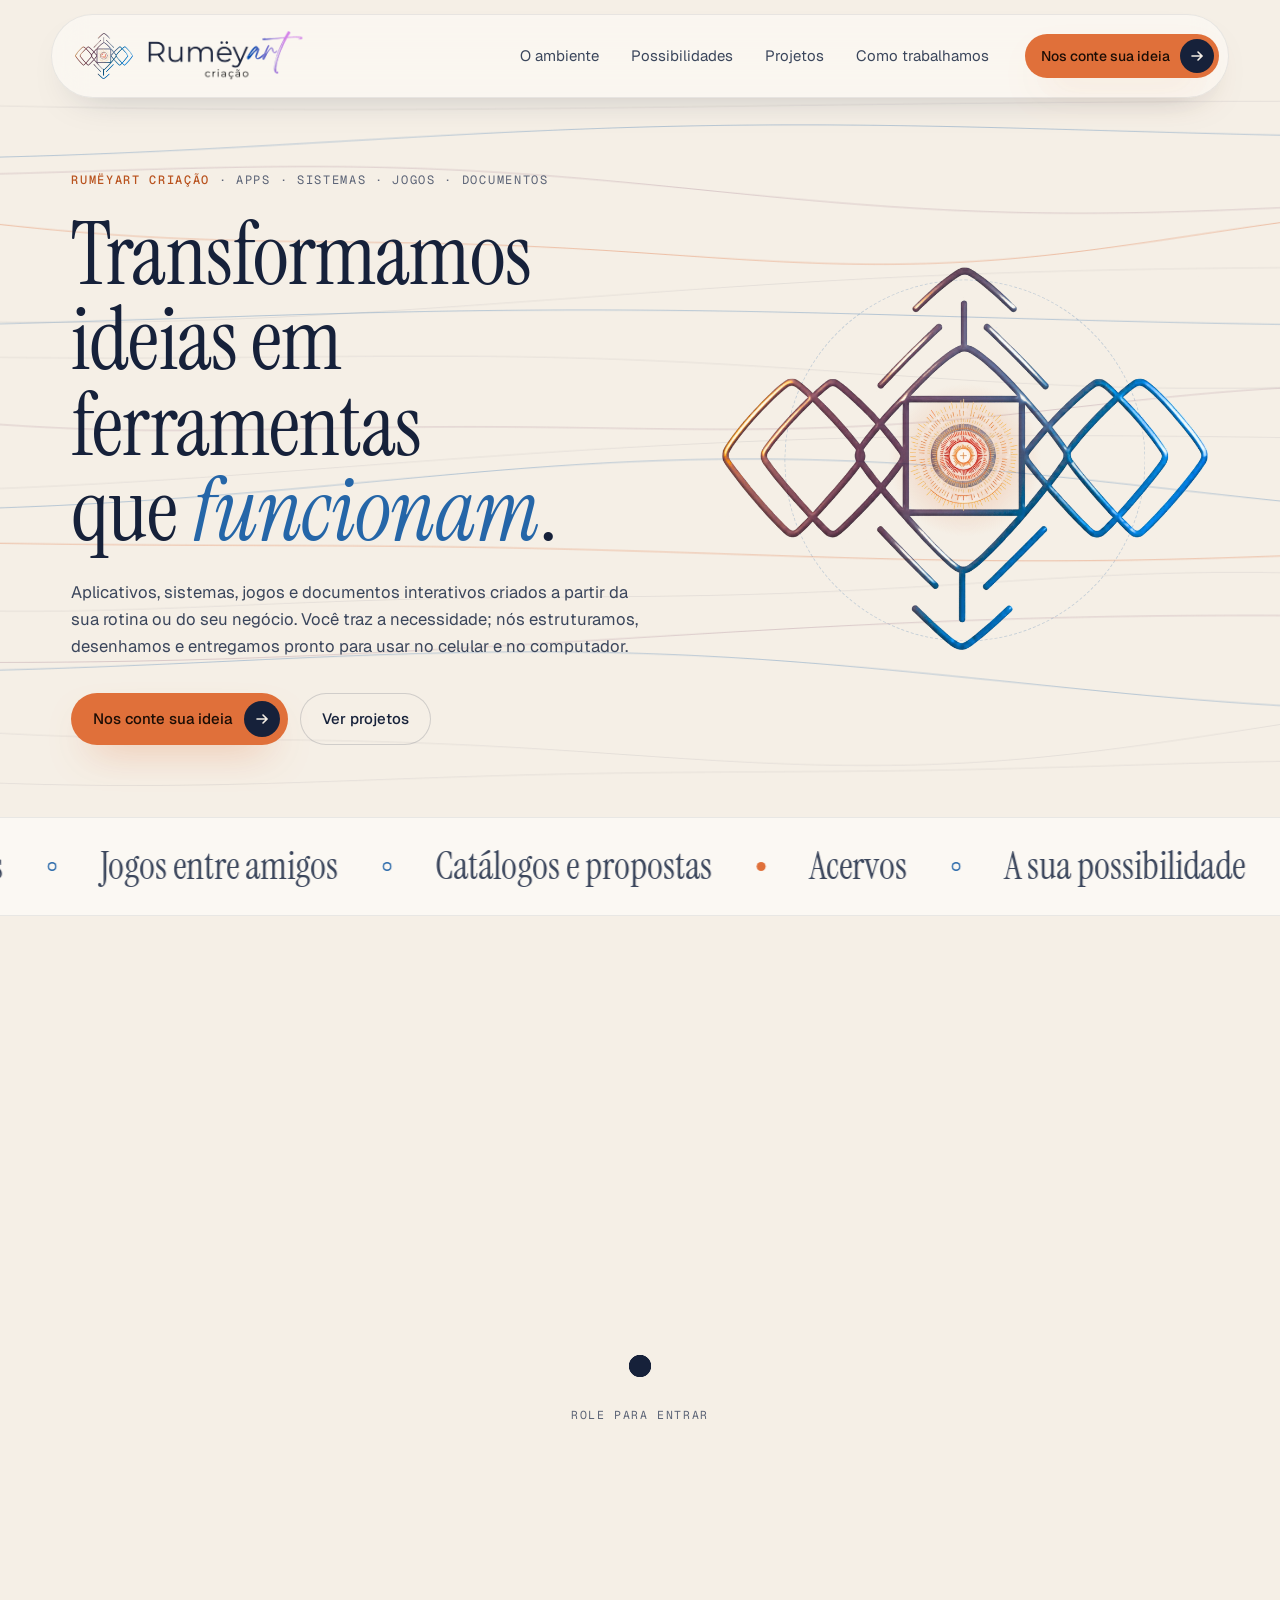
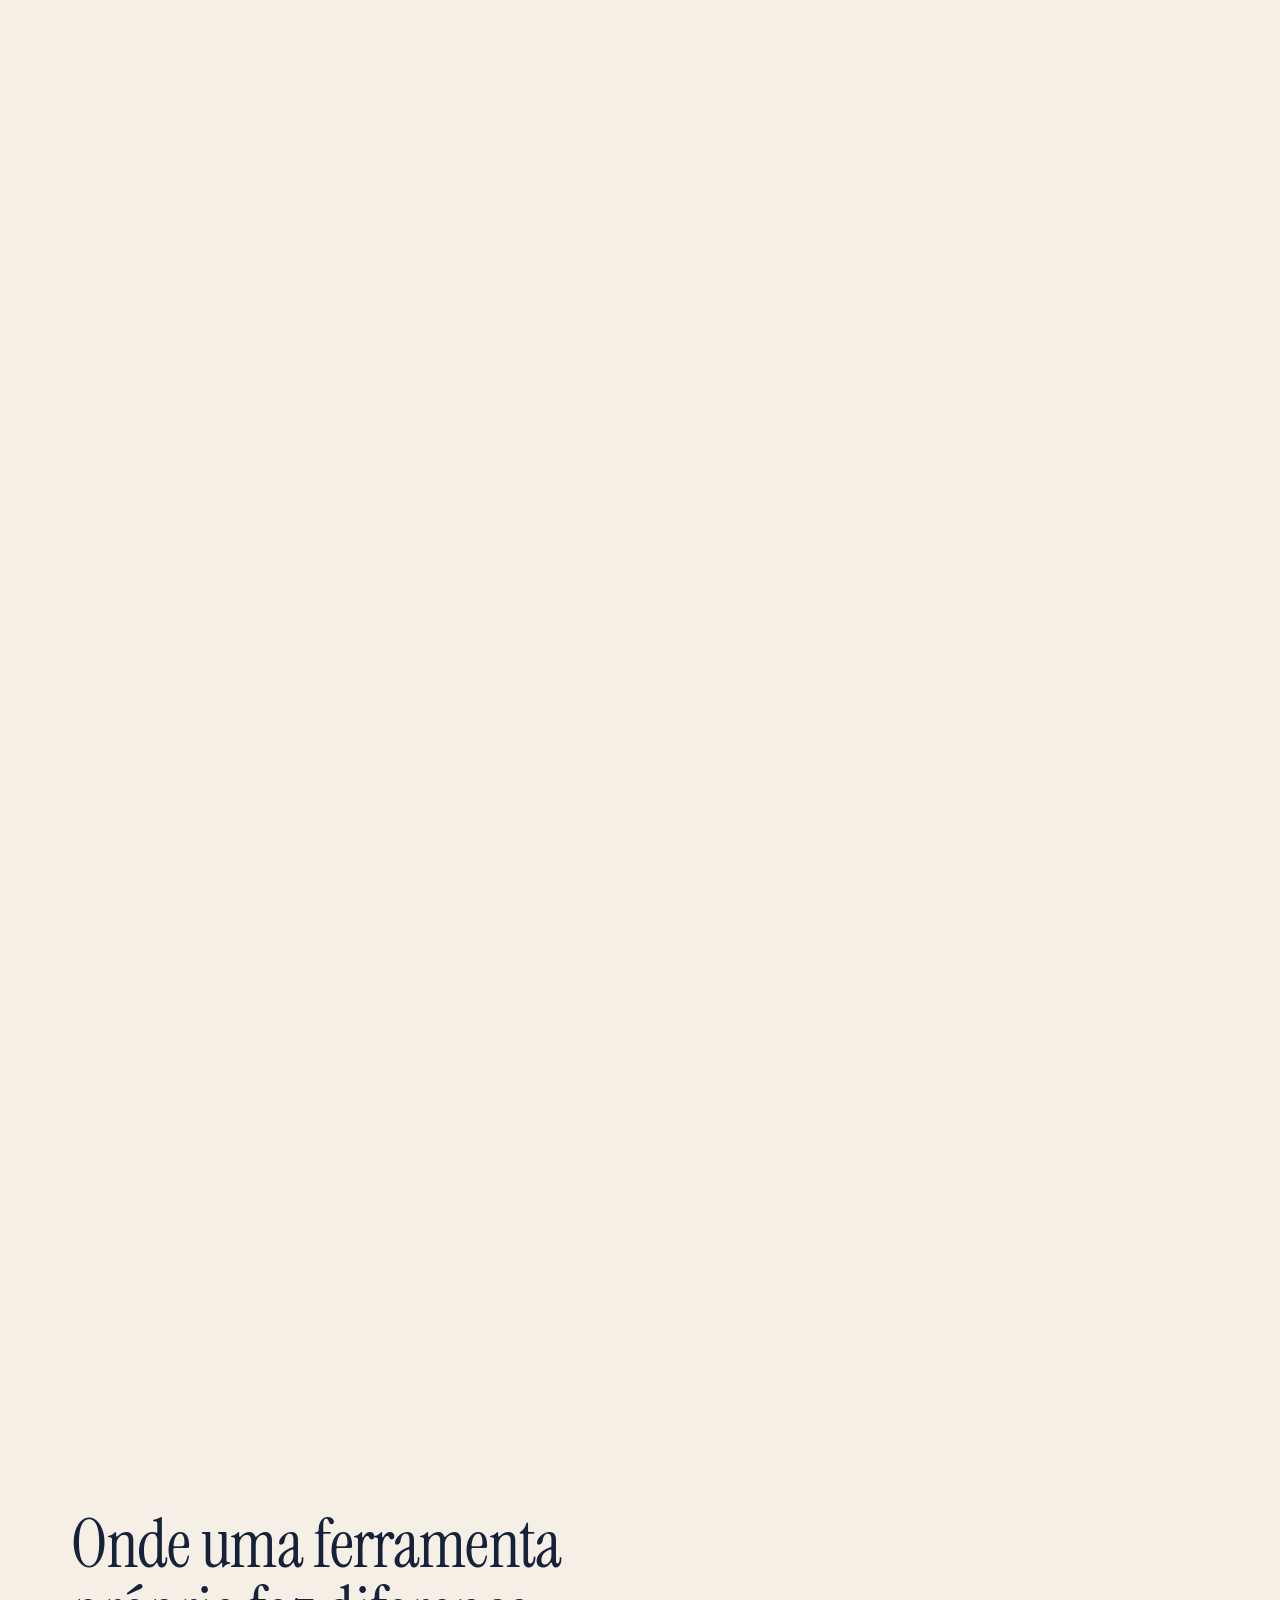
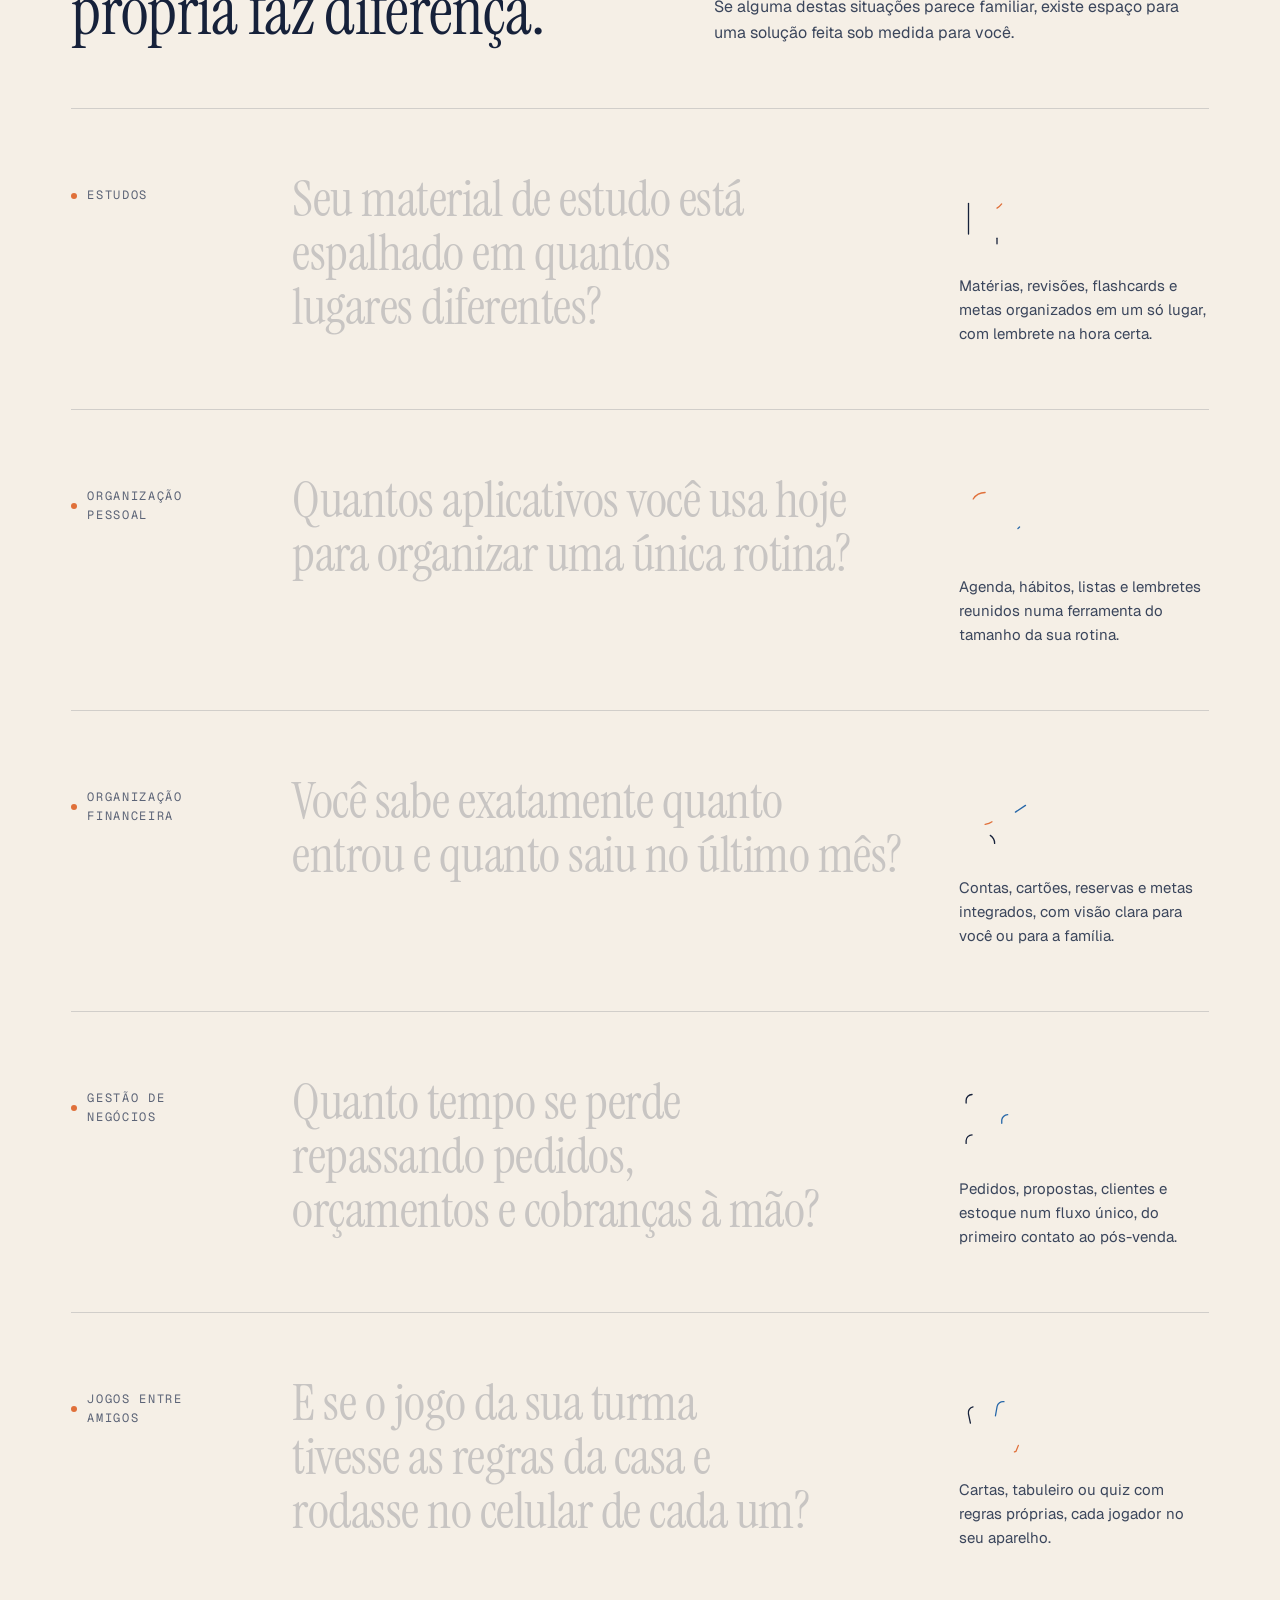
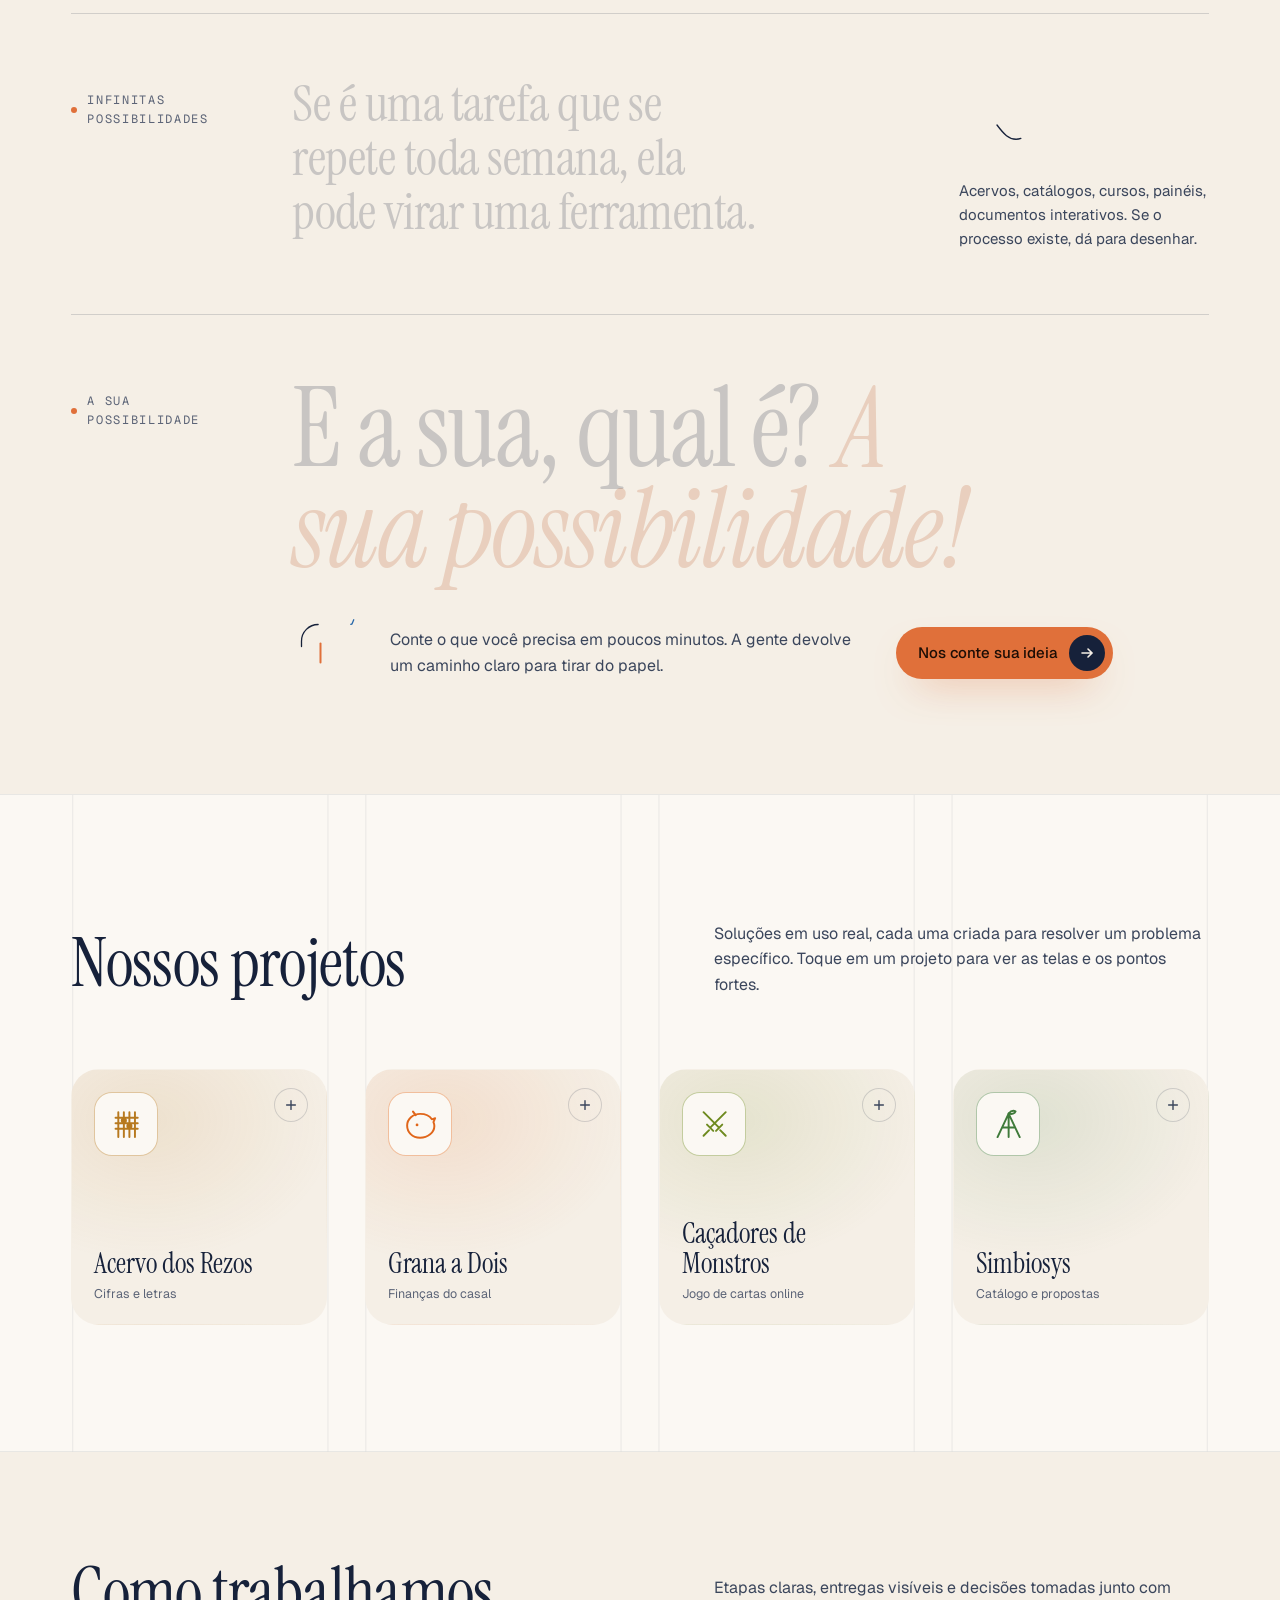
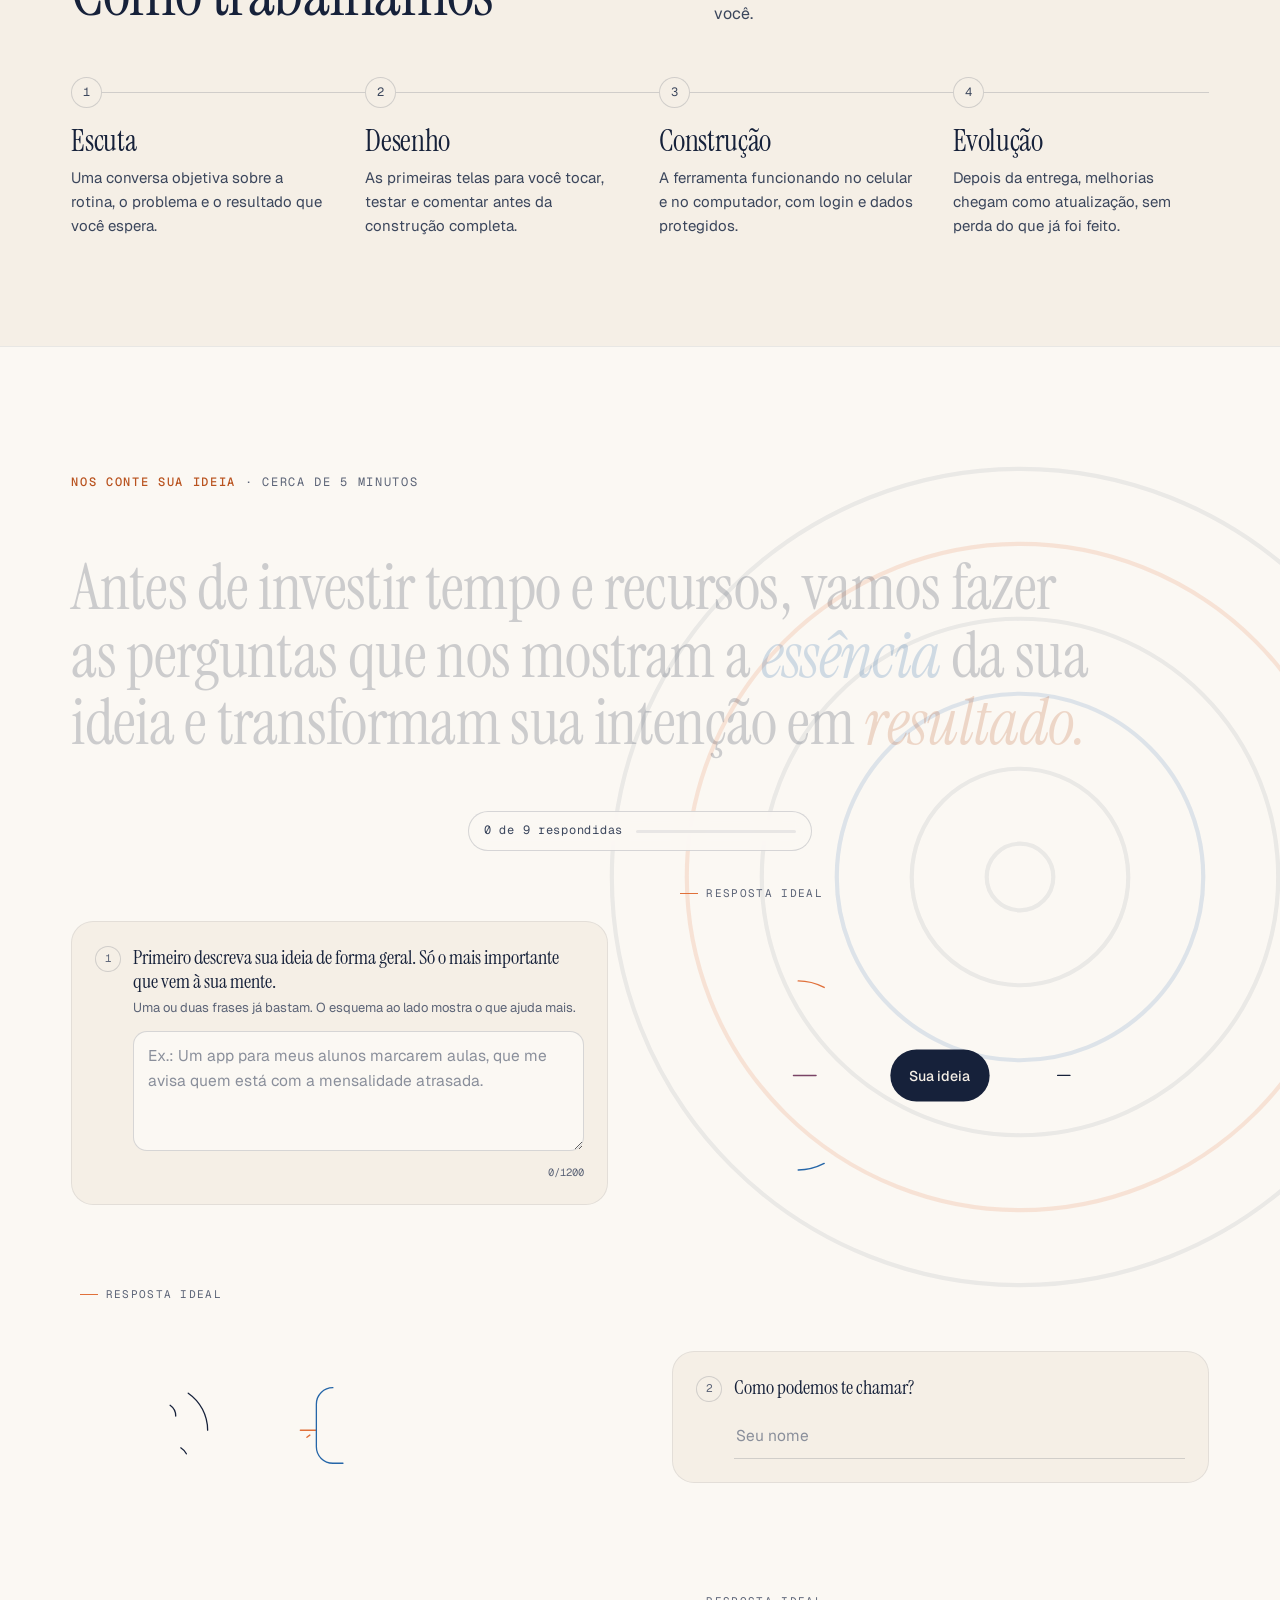
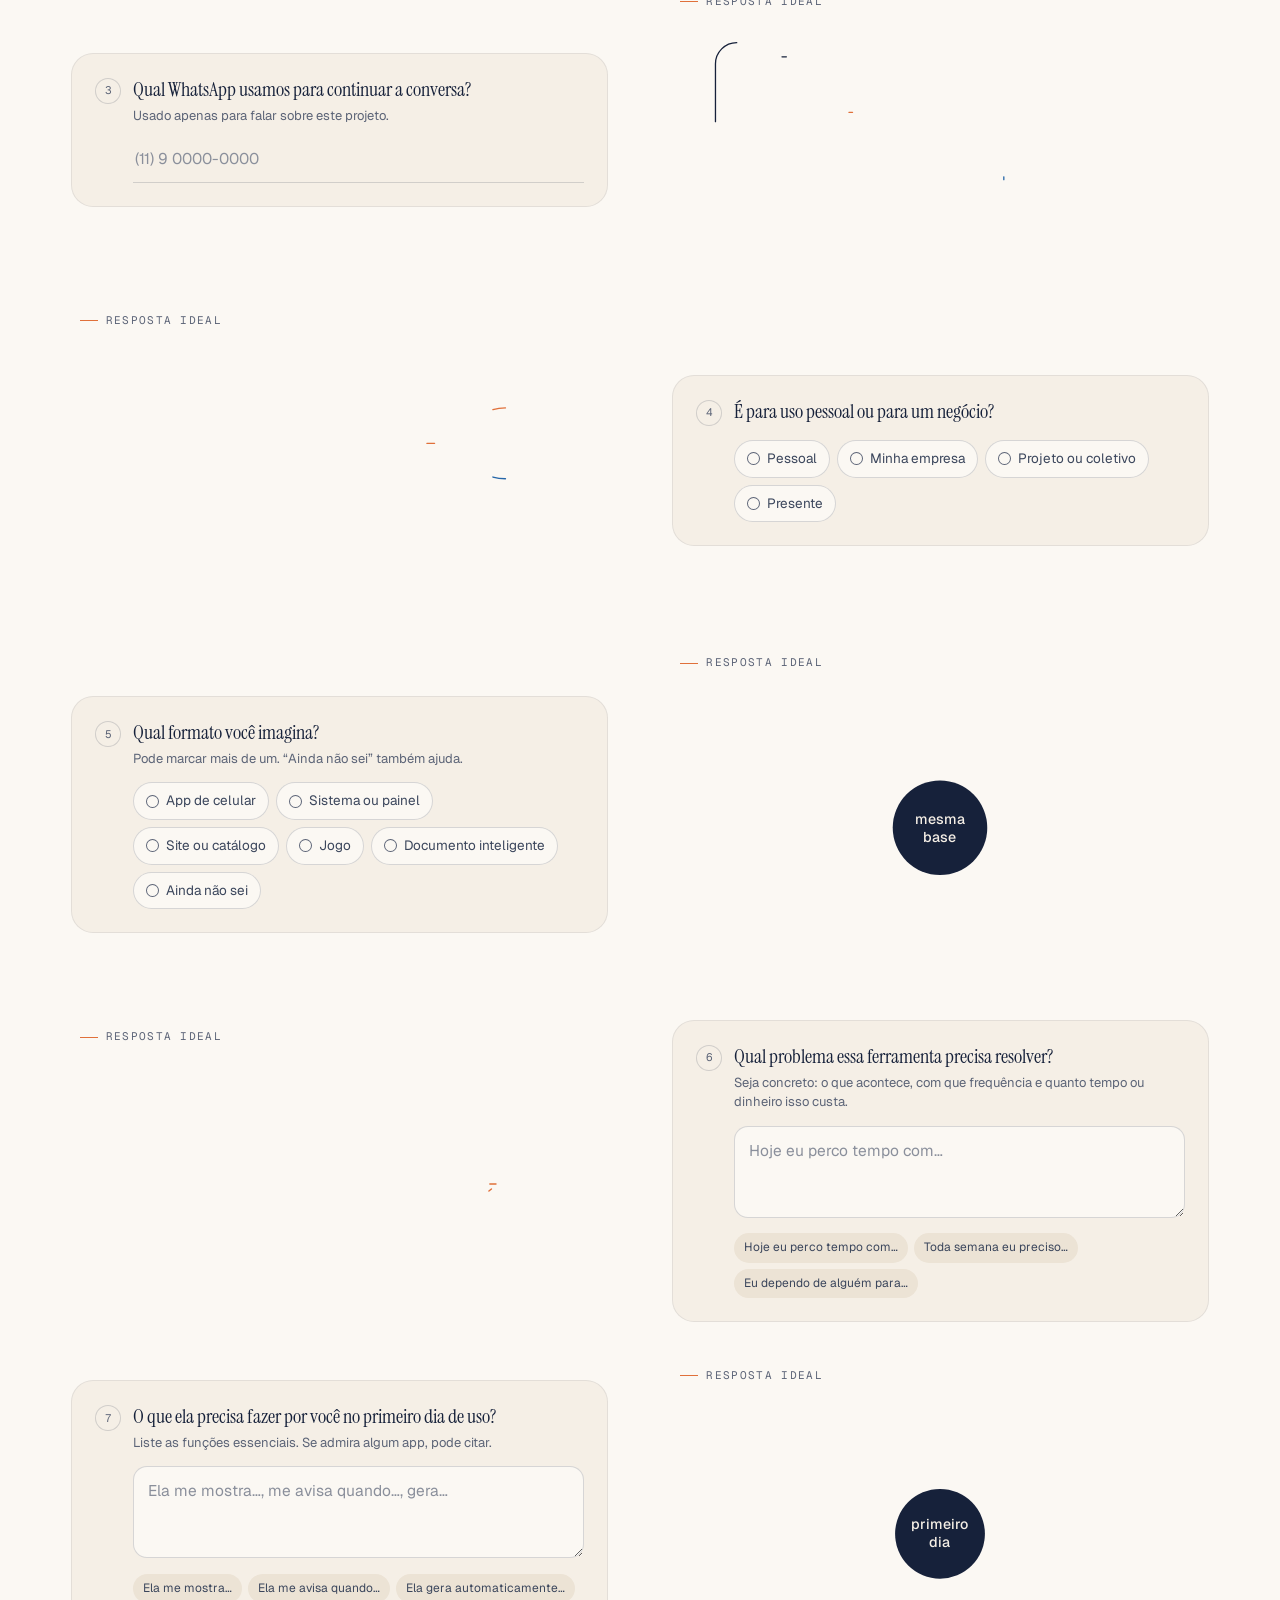
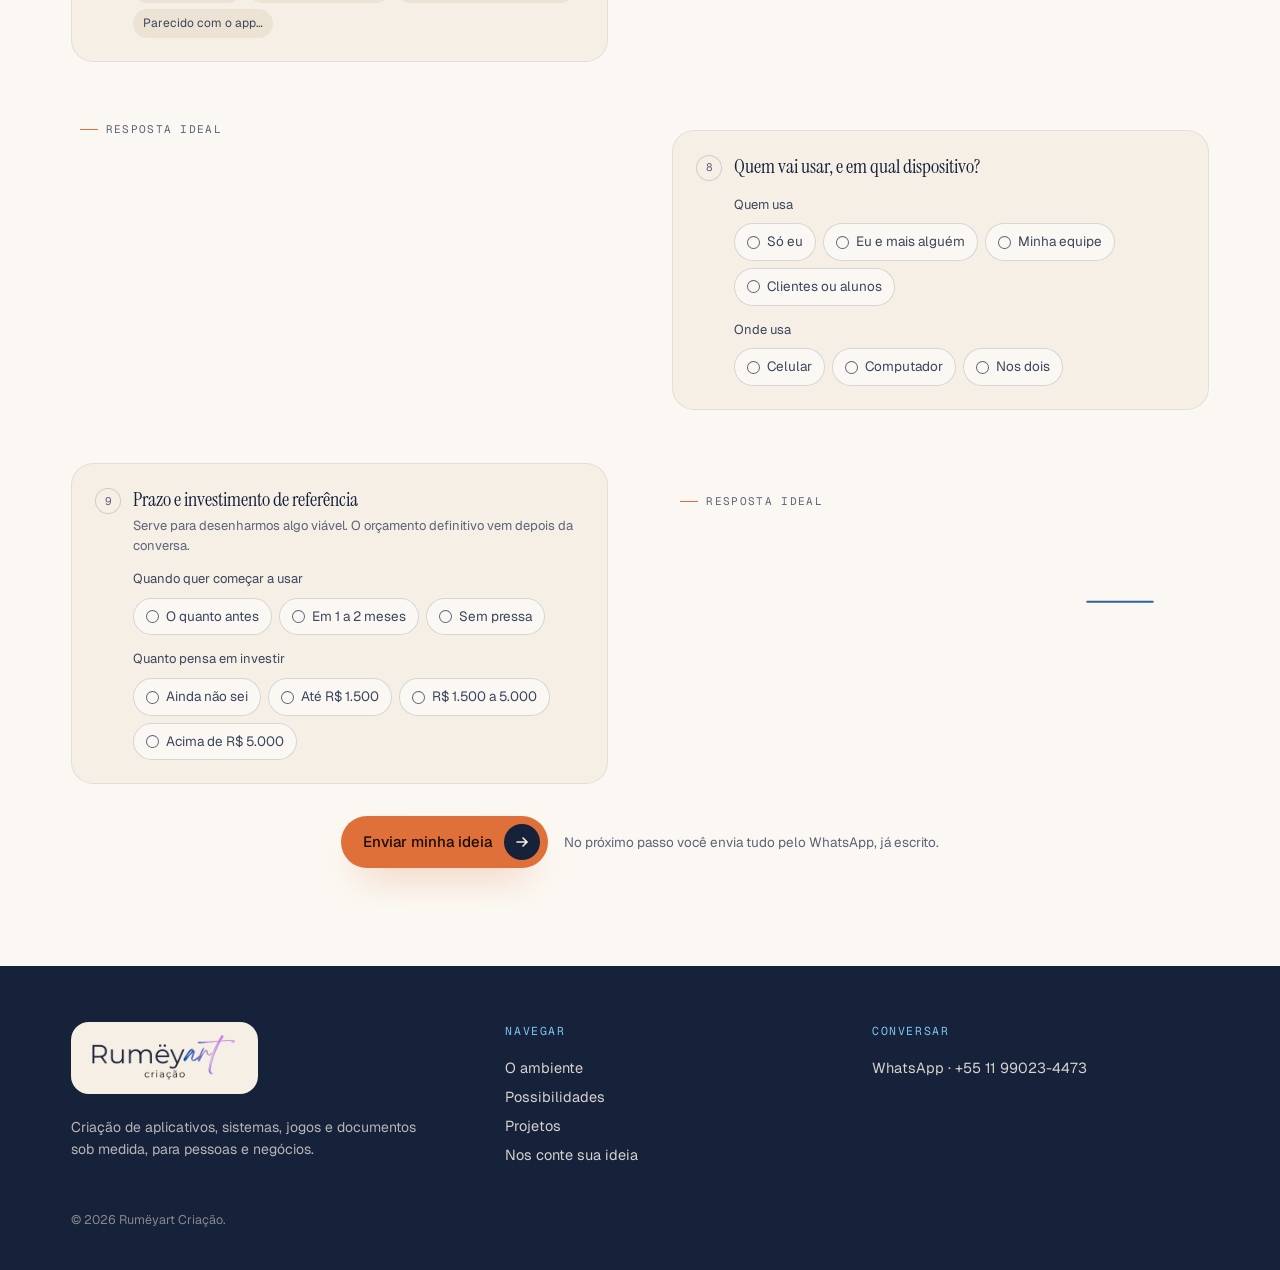
<file: site/index.html>
<!doctype html>
<html lang="pt-BR">
<head>
<meta charset="utf-8">
<meta name="viewport" content="width=device-width,initial-scale=1,viewport-fit=cover">
<title>Rumëyart Criação</title>
<meta name="description" content="Apps, sistemas, jogos e documentos feitos sob medida a partir da sua ideia.">
<link rel="preconnect" href="https://fonts.googleapis.com">
<link rel="preconnect" href="https://fonts.gstatic.com" crossorigin>
<link rel="stylesheet" href="https://fonts.googleapis.com/css2?family=Instrument+Serif:ital@0;1&family=Geist:wght@300;400;500;600&family=Geist+Mono:wght@400;500&display=swap">
<style>
/* Rumëyart: areia clara como base, laranja e azul do logo como acentos. Identidade de tema único, escolhida de propósito. */
:root{
  color-scheme:light;
  --sand:#F5EFE6;
  --sand-2:#ECE3D5;
  --paper:#FBF8F3;
  --ink:#16213A;          /* azul-marinho do logotipo */
  --ink-2:#3B465C;
  --mute:#5C6477;
  --line:rgba(22,33,58,.16);
  --line-soft:rgba(22,33,58,.08);
  --orange:#E0703A;       /* laranja do logo */
  --orange-deep:#B9531F;
  --orange-ink:#1C0D05;
  --plum:#7A4466;         /* transição do logo */
  --blue:#2566A8;         /* azul do logo, legível sobre areia */
  --sky:#7CC4F0;          /* azul claro: só sobre fundo escuro */
  --ok:#2F7D55;
  --err:#B3401C;
  --f-display:"Instrument Serif","Iowan Old Style","Palatino Linotype",Georgia,serif;
  --f-body:"Geist",ui-sans-serif,system-ui,-apple-system,"Segoe UI",sans-serif;
  --f-mono:"Geist Mono",ui-monospace,"SFMono-Regular",Menlo,monospace;
  --gutter:clamp(16px,4vw,56px);
  --maxw:1240px;
  --ease:cubic-bezier(.2,.7,.1,1);
}
*{box-sizing:border-box}
[hidden]{display:none!important}
html{scroll-behavior:smooth;background:var(--sand)}
@media (prefers-reduced-motion:reduce){html{scroll-behavior:auto}}
body{margin:0;background:var(--sand);color:var(--ink);font-family:var(--f-body);font-size:16px;line-height:1.6;-webkit-font-smoothing:antialiased;overflow-x:clip}
::selection{background:var(--sky);color:var(--ink)}
a{color:inherit}
h1,h2,h3{font-family:var(--f-display);font-weight:400;margin:0;text-wrap:balance;letter-spacing:-.01em}
p{margin:0}
button{font:inherit;color:inherit}
:focus-visible{outline:2px solid var(--blue);outline-offset:3px;border-radius:6px}
.wrap{max-width:var(--maxw);margin-inline:auto;padding-inline:var(--gutter)}
.eyebrow{font-family:var(--f-mono);font-size:12px;letter-spacing:.14em;text-transform:uppercase;color:var(--mute)}
.eyebrow b{color:var(--orange-deep);font-weight:500}
.mark{background:linear-gradient(transparent 58%,rgba(124,196,240,.55) 58%,rgba(124,196,240,.55) 92%,transparent 92%);padding-inline:.06em}

/* ---------- botões ---------- */
.btn{--bg:transparent;--fg:var(--ink);position:relative;display:inline-flex;align-items:center;gap:12px;border:0;cursor:pointer;text-decoration:none;
  border-radius:999px;padding:8px 8px 8px 22px;min-height:52px;font-size:15px;font-weight:500;background:var(--bg);color:var(--fg);
  transition:transform .5s var(--ease),background .3s,box-shadow .4s,color .3s;will-change:transform;isolation:isolate;overflow:hidden}
.btn .dot{position:relative;width:36px;height:36px;border-radius:50%;display:grid;place-items:center;flex:none}
.btn .dot svg{width:16px;height:16px;transition:transform .5s var(--ease)}
.btn:hover .dot svg{transform:translateX(3px) rotate(-45deg)}
.btn-primary{--bg:var(--orange);--fg:var(--orange-ink);box-shadow:0 18px 40px -20px rgba(224,112,58,.8)}
.btn-primary .dot{background:var(--ink);color:var(--sand)}
.btn-primary::before{content:"";position:absolute;z-index:-1;right:8px;top:50%;width:36px;height:36px;margin-top:-18px;border-radius:50%;background:#EE9563;transform:scale(0);transition:transform .6s var(--ease)}
.btn-primary:hover::before{transform:scale(14)}
.btn-primary:hover{box-shadow:0 0 0 6px rgba(224,112,58,.16),0 22px 50px -18px rgba(224,112,58,.8)}
.btn-ghost{--fg:var(--ink);padding:8px 22px;box-shadow:inset 0 0 0 1px var(--line)}
.btn-ghost:hover{box-shadow:inset 0 0 0 1px var(--ink);background:var(--paper)}
.btn-sm{min-height:44px;padding:5px 5px 5px 16px;font-size:14px;gap:10px}
.btn-sm .dot{width:34px;height:34px}

/* ---------- nav ---------- */
.nav{position:fixed;left:0;right:0;top:0;z-index:50;padding:calc(env(safe-area-inset-top,0px) + 14px) var(--gutter) 0;pointer-events:none}
.nav-in{pointer-events:auto;max-width:1180px;min-height:84px;margin-inline:auto;display:flex;align-items:center;gap:22px;padding:10px 10px 10px 24px;border-radius:999px;
  background:rgba(251,248,243,.82);backdrop-filter:blur(16px) saturate(1.4);-webkit-backdrop-filter:blur(16px) saturate(1.4);box-shadow:inset 0 0 0 1px var(--line-soft),0 16px 40px -26px rgba(22,33,58,.35)}
.brand{display:flex;align-items:center;gap:12px;text-decoration:none;flex:none}
.brand .sym{width:58px;height:auto}
.brand .wm{height:52px;width:auto}
.nav-links{display:flex;gap:4px;margin-left:auto}
.nav-links a{font-size:15px;color:var(--ink-2);text-decoration:none;padding:10px 14px;border-radius:999px;transition:color .2s,background .2s}
.nav-links a:hover{color:var(--ink);background:var(--sand-2)}
@media (max-width:920px){.nav-links{display:none}.nav .btn{margin-left:auto}}
@media (max-width:520px){.nav-in{min-height:66px;padding:8px 8px 8px 16px;gap:10px}.brand .sym{display:none}.brand .wm{height:40px}.nav-cta-long{display:none}}
@media (min-width:521px){.nav-cta-short{display:none}}

/* ---------- hero ---------- */
.hero{position:relative;padding-block:clamp(150px,19vh,200px) clamp(56px,8vh,90px);overflow:hidden}
#fios{position:absolute;inset:0;width:100%;height:100%;z-index:0;pointer-events:none}
.hero-grid{position:relative;z-index:1;display:grid;grid-template-columns:minmax(0,1.2fr) minmax(0,1fr);gap:clamp(24px,5vw,72px);align-items:center}
.hero h1{font-size:clamp(46px,6.8vw,100px);line-height:.98;margin-top:22px}
.hero h1 em{color:var(--blue)}
.hero .lede{max-width:54ch;margin-top:26px;font-size:clamp(16px,1.3vw,18.5px);color:var(--ink-2);line-height:1.6}
.hero-ctas{display:flex;flex-wrap:wrap;gap:12px;margin-top:34px}
.logo-wrap{position:relative;width:100%;max-width:560px;justify-self:end;will-change:transform}
.logo-wrap img{position:relative;display:block;width:100%;height:auto;animation:float 9s ease-in-out infinite}
.logo-wrap .glow{position:absolute;left:50%;top:50.5%;width:34%;aspect-ratio:1;transform:translate(-50%,-50%);border-radius:50%;background:radial-gradient(circle,rgba(224,112,58,.35),rgba(224,112,58,0) 65%);animation:pulse 4.5s ease-in-out infinite}
.logo-wrap .ring{position:absolute;left:50%;top:50.5%;width:74%;aspect-ratio:1;transform:translate(-50%,-50%);border-radius:50%;border:1px dashed rgba(37,102,168,.22);animation:spin 70s linear infinite}
@keyframes float{0%,100%{transform:translateY(0)}50%{transform:translateY(-12px)}}
@keyframes pulse{0%,100%{opacity:.55;transform:translate(-50%,-50%) scale(.9)}50%{opacity:1;transform:translate(-50%,-50%) scale(1.12)}}
@keyframes spin{to{transform:translate(-50%,-50%) rotate(360deg)}}
@media (max-width:860px){.hero-grid{grid-template-columns:1fr}.logo-wrap{max-width:320px;justify-self:start;order:-1;margin-bottom:-8px}}

/* faixa */
.band{border-block:1px solid var(--line-soft);overflow:hidden;padding-block:18px;background:var(--paper)}
.band-track{display:flex;gap:44px;white-space:nowrap;width:max-content;will-change:transform}
.band-track span{font-family:var(--f-display);font-size:clamp(24px,3vw,38px);color:var(--ink-2);display:inline-flex;align-items:center;gap:44px}
.band-track span::after{content:"";width:9px;height:9px;border-radius:50%;box-shadow:inset 0 0 0 1.5px var(--blue)}
.band-track span:nth-child(3n)::after{box-shadow:none;background:var(--orange)}

/* ---------- ambiente (círculo que cresce) ---------- */
.expand{position:relative;height:230vh;height:230svh}
.expand-sticky{position:sticky;top:0;height:100vh;height:100svh;overflow:hidden;display:grid;place-items:center}
.circle{position:absolute;left:50%;top:50%;width:64px;height:64px;margin:-32px 0 0 -32px;border-radius:50%;background:var(--ink);transform:scale(var(--s,40));will-change:transform}
.dot-cap{position:absolute;left:50%;top:calc(50% + 40px);transform:translateX(-50%);font-family:var(--f-mono);font-size:11.5px;letter-spacing:.14em;text-transform:uppercase;color:var(--mute);opacity:var(--dc,1);white-space:nowrap}
.expand-copy{position:relative;z-index:1;color:var(--sand);max-width:1120px;width:100%;padding-inline:var(--gutter);opacity:var(--co,1);transform:translateY(calc((1 - var(--co,1)) * 30px))}
.expand-copy .eyebrow{color:var(--sky)}
.expand-copy h2{font-size:clamp(34px,5.2vw,74px);line-height:1.03;margin-top:18px;max-width:18ch}
.expand-copy h2 em{color:var(--sky)}
.pillars{display:grid;grid-template-columns:repeat(3,minmax(0,1fr));gap:clamp(18px,3vw,44px);margin-top:44px}
.pillar{border-top:1px solid rgba(245,239,230,.22);padding-top:18px}
.pillar b{display:flex;align-items:center;gap:10px;font-weight:500;font-size:15px;color:var(--sky);letter-spacing:.01em}
.pillar b::before{content:"";width:7px;height:7px;border-radius:50%;background:var(--orange)}
.pillar p{margin-top:8px;font-size:15px;line-height:1.6;color:rgba(245,239,230,.82)}
.expand-copy .sig{margin-top:36px;display:flex;align-items:center;gap:14px;font-family:var(--f-mono);font-size:12px;letter-spacing:.12em;text-transform:uppercase;color:rgba(245,239,230,.7)}
.expand-copy .sig::before{content:"";width:48px;height:1px;background:currentColor}
@media (max-width:760px){.pillars{grid-template-columns:1fr;gap:14px;margin-top:26px}.pillar p{font-size:14px}}

/* ---------- possibilidades ---------- */
.poss{padding-block:clamp(90px,14vh,150px) 40px}
.sec-head{display:grid;grid-template-columns:minmax(0,1fr) minmax(0,.8fr);gap:24px;align-items:end;margin-bottom:clamp(40px,7vh,80px)}
.sec-head h2{font-size:clamp(38px,5.2vw,72px);line-height:1}
.sec-head p{color:var(--ink-2);max-width:46ch;justify-self:end}
@media (max-width:760px){.sec-head{grid-template-columns:1fr}.sec-head p{justify-self:start}}
.topic{display:grid;grid-template-columns:170px minmax(0,1fr) 250px;gap:clamp(20px,4vw,56px);align-items:start;padding-block:clamp(40px,7vh,72px);border-top:1px solid var(--line)}
.topic .tlabel{font-family:var(--f-mono);font-size:12px;letter-spacing:.14em;text-transform:uppercase;color:var(--mute);padding-top:14px;display:flex;align-items:center;gap:10px}
.topic .tlabel::before{content:"";width:6px;height:6px;border-radius:50%;background:var(--orange);flex:none}
.topic h3{font-size:clamp(30px,4vw,56px);line-height:1.05}
.topic .side{display:flex;flex-direction:column;gap:16px;padding-top:10px}
.topic .side p{color:var(--ink-2);font-size:15px;line-height:1.6}
.ticon{width:76px;height:76px}
.ticon *,.diag *{vector-effect:non-scaling-stroke}
.p{stroke-dasharray:1;stroke-dashoffset:calc(1 - var(--d,1))}
.n{opacity:var(--d,1)}
.w{opacity:var(--o,1);transition:opacity .25s linear}
.topic.yours{grid-template-columns:170px minmax(0,1fr)}
.topic.yours h3{font-size:clamp(48px,8.6vw,132px);line-height:.92;letter-spacing:-.02em}
.topic.yours h3 .big{color:var(--orange-deep);font-style:italic}
.yours-row{display:flex;flex-wrap:wrap;gap:22px;align-items:center;margin-top:34px}
.yours-row p{color:var(--ink-2);max-width:44ch}
@media (max-width:900px){.topic{grid-template-columns:1fr;gap:14px}.topic .tlabel{padding-top:0}.topic.yours{grid-template-columns:1fr}.topic .side{flex-direction:row;align-items:flex-start;gap:18px}.ticon{width:60px;height:60px;flex:none}}

/* ---------- projetos ---------- */
.projects{position:relative;padding-block:clamp(90px,14vh,150px);background:var(--paper);border-block:1px solid var(--line-soft)}
#fiosProj{position:absolute;left:0;top:0;width:100%;height:100%;pointer-events:none;overflow:visible}
#fiosProj .guide{stroke:var(--line-soft)}
#fiosProj .thread{stroke:rgba(22,33,58,.5);fill:none;stroke-width:1}
#fiosProj .pulse{stroke:var(--orange);fill:none;stroke-width:1.6;stroke-dasharray:36 964;animation:flow 7s linear infinite;transition:opacity .6s}
@keyframes flow{from{stroke-dashoffset:1000}to{stroke-dashoffset:0}}
.proj-grid{position:relative;display:grid;grid-template-columns:repeat(4,minmax(0,1fr));gap:clamp(18px,3vw,40px);margin-top:clamp(40px,8vh,90px)}
@media (max-width:900px){.proj-grid{grid-template-columns:repeat(2,minmax(0,1fr))}}
.tile{position:relative;aspect-ratio:1;border-radius:28px;border:1px solid var(--line);background:radial-gradient(120% 90% at 30% 20%,color-mix(in srgb,var(--c) 12%,transparent),transparent 62%),var(--sand);
  cursor:pointer;padding:clamp(14px,2vw,22px);display:flex;flex-direction:column;justify-content:space-between;text-align:left;transition:transform .6s var(--ease),box-shadow .4s}
.projects.lines-on .tile{border-color:transparent}
.tile:hover{transform:translateY(-6px);box-shadow:0 30px 60px -36px rgba(22,33,58,.45)}
.tile .logo{width:clamp(46px,6vw,64px);height:clamp(46px,6vw,64px);border-radius:18px;display:grid;place-items:center;color:var(--c);background:var(--paper);box-shadow:inset 0 0 0 1px color-mix(in srgb,var(--c) 40%,transparent);transition:transform .6s var(--ease),box-shadow .4s}
.tile .logo svg{width:52%;height:52%}
.tile:hover .logo{transform:scale(1.08) rotate(-4deg);box-shadow:inset 0 0 0 1px var(--c),0 10px 30px -10px color-mix(in srgb,var(--c) 60%,transparent)}
.tile .tname{display:block;font-family:var(--f-display);font-size:clamp(20px,2.2vw,30px);line-height:1.05;color:var(--ink)}
.tile .ttag{display:block;font-size:12.5px;color:var(--mute);margin-top:6px;line-height:1.4}
.tile .open{position:absolute;right:clamp(12px,1.6vw,18px);top:clamp(12px,1.6vw,18px);width:34px;height:34px;border-radius:50%;display:grid;place-items:center;box-shadow:inset 0 0 0 1px var(--line);color:var(--ink-2);transition:all .4s var(--ease)}
.tile:hover .open{background:var(--ink);color:var(--sand);box-shadow:none;transform:rotate(45deg)}
.tile .open svg{width:14px;height:14px}
@media (max-width:520px){.tile .ttag{display:none}.tile{border-radius:22px}}

/* ---------- galeria ---------- */
.gal{position:fixed;inset:0;z-index:100;display:none;background:rgba(22,33,58,.55);backdrop-filter:blur(10px);-webkit-backdrop-filter:blur(10px);padding:calc(env(safe-area-inset-top,0px) + 18px) var(--gutter) calc(env(safe-area-inset-bottom,0px) + 18px)}
.gal.open{display:flex;align-items:center;justify-content:center;animation:fade .4s var(--ease)}
@keyframes fade{from{opacity:0}to{opacity:1}}
.gal-panel{position:relative;width:min(1180px,100%);height:min(760px,100%);background:var(--paper);border-radius:30px;box-shadow:0 40px 120px -30px rgba(10,16,30,.6);display:grid;grid-template-columns:minmax(0,1.35fr) minmax(0,1fr);overflow:hidden;animation:rise .6s var(--ease)}
@keyframes rise{from{transform:translateY(30px) scale(.98);opacity:0}to{transform:none;opacity:1}}
.gal-stage{position:relative;display:flex;align-items:center;justify-content:center;padding:28px;background:radial-gradient(80% 70% at 50% 45%,color-mix(in srgb,var(--c) 22%,transparent),transparent 70%),var(--sand-2);min-height:0;touch-action:pan-y}
.frame{position:relative;max-height:100%;max-width:100%;display:flex;transition:opacity .35s,transform .5s var(--ease)}
.frame.swap{opacity:0;transform:translateX(var(--dx,20px))}
.frame.phone{height:100%;aspect-ratio:560/1212;border-radius:34px;padding:9px;background:#10151C;box-shadow:0 30px 70px -30px rgba(10,16,30,.7)}
.frame.phone img{border-radius:26px}
.frame.desk{width:100%;flex-direction:column;border-radius:14px;background:#10151C;box-shadow:0 30px 70px -30px rgba(10,16,30,.7);overflow:hidden}
.frame.desk::before{content:"";height:26px;flex:none;background:radial-gradient(circle at 16px 13px,#3a4247 4px,transparent 5px),radial-gradient(circle at 32px 13px,#3a4247 4px,transparent 5px),radial-gradient(circle at 48px 13px,#3a4247 4px,transparent 5px),#0b1114}
.frame img{display:block;width:100%;height:100%;object-fit:cover;object-position:top;max-width:none}
.frame.desk img{height:auto}
.illu{position:absolute;left:50%;bottom:-14px;transform:translateX(-50%);font-family:var(--f-mono);font-size:10.5px;letter-spacing:.12em;text-transform:uppercase;background:var(--paper);color:var(--ink-2);padding:6px 10px;border-radius:999px;white-space:nowrap;box-shadow:inset 0 0 0 1px var(--line)}
.gal-nav{position:absolute;inset:auto 18px 18px auto;display:flex;gap:8px}
.gal-btn{width:46px;height:46px;border-radius:50%;border:0;cursor:pointer;background:var(--paper);color:var(--ink);box-shadow:inset 0 0 0 1px var(--line);display:grid;place-items:center;transition:all .3s}
.gal-btn:hover{background:var(--ink);color:var(--sand)}
.gal-btn svg{width:18px;height:18px}
.gal-info{padding:34px clamp(22px,3vw,40px);display:flex;flex-direction:column;gap:18px;overflow:auto}
.gal-info .glogo{width:52px;height:52px;border-radius:16px;display:grid;place-items:center;color:var(--c);box-shadow:inset 0 0 0 1px color-mix(in srgb,var(--c) 50%,transparent)}
.gal-info .glogo svg{width:26px;height:26px}
.gal-info h3{font-size:clamp(30px,3.4vw,44px);line-height:1}
.gal-info .gsum{color:var(--ink-2);font-size:15px}
.strengths{list-style:none;margin:4px 0 0;padding:0;display:flex;flex-direction:column;gap:2px}
.strengths button{all:unset;cursor:pointer;display:grid;grid-template-columns:22px 1fr;gap:12px;padding:12px;border-radius:14px;transition:background .3s}
.strengths button:hover{background:var(--sand)}
.strengths button:focus-visible{outline:2px solid var(--blue)}
.strengths .bul{width:9px;height:9px;border-radius:50%;margin-top:8px;box-shadow:inset 0 0 0 1px var(--mute);transition:all .3s}
.strengths b{display:block;font-weight:500;font-size:15px;color:var(--ink-2)}
.strengths span{display:block;font-size:13.5px;color:var(--mute);line-height:1.5;max-height:0;overflow:hidden;transition:max-height .5s var(--ease)}
.strengths .on{background:var(--sand)}
.strengths .on b{color:var(--ink)}
.strengths .on .bul{background:var(--c);box-shadow:0 0 0 4px color-mix(in srgb,var(--c) 22%,transparent)}
.strengths .on span{max-height:120px;margin-top:4px}
.gal-foot{margin-top:auto;display:flex;flex-wrap:wrap;gap:10px;align-items:center;justify-content:space-between;padding-top:10px}
.gal-count{font-family:var(--f-mono);font-size:12px;color:var(--mute);letter-spacing:.1em}
.gal-close{position:absolute;right:16px;top:16px;z-index:3}
@media (max-width:860px){
  .gal{padding:0}
  .gal-panel{height:100%;width:100%;border-radius:0;grid-template-columns:1fr;grid-template-rows:minmax(0,56%) minmax(0,1fr)}
  .gal-stage{padding:calc(env(safe-area-inset-top,0px) + 54px) 16px 30px}
  .gal-info{padding:22px 18px calc(env(safe-area-inset-bottom,0px) + 18px);gap:12px}
  .gal-info .glogo{display:none}
  .gal-nav{right:12px;bottom:12px}
  .gal-btn{width:42px;height:42px}
}

/* ---------- processo ---------- */
.process{padding-block:clamp(80px,12vh,130px)}
.steps{position:relative;display:grid;grid-template-columns:repeat(4,minmax(0,1fr));gap:clamp(18px,3vw,40px);margin-top:50px}
.steps::before{content:"";position:absolute;left:0;right:0;top:15px;height:1px;background:var(--line)}
.steps::after{content:"";position:absolute;left:0;top:15px;height:1.5px;width:calc(var(--lp,1) * 100%);background:linear-gradient(90deg,var(--orange),var(--plum),var(--blue))}
.step{position:relative;padding-top:48px}
.step .n{position:absolute;top:0;left:0;width:31px;height:31px;border-radius:50%;background:var(--sand);box-shadow:inset 0 0 0 1px var(--line);display:grid;place-items:center;font-family:var(--f-mono);font-size:12px;color:var(--ink-2);z-index:1;opacity:1}
.step h3{font-size:30px;line-height:1.05}
.step p{color:var(--ink-2);font-size:15px;margin-top:10px}
@media (max-width:820px){.steps{grid-template-columns:1fr 1fr;row-gap:40px}.steps::before,.steps::after{display:none}}
@media (max-width:480px){.steps{grid-template-columns:1fr}}

/* ---------- formulário ---------- */
.ask{position:relative;padding-block:clamp(90px,14vh,150px) clamp(60px,10vh,110px);overflow:hidden;background:var(--paper);border-top:1px solid var(--line-soft)}
.rings{position:absolute;right:-18vw;top:40px;width:min(90vw,980px);aspect-ratio:1;pointer-events:none;transform:scale(var(--rs,1)) rotate(var(--rr,0deg))}
.rings circle{fill:none;stroke:rgba(22,33,58,.07)}
.rings circle:nth-child(2){stroke:rgba(224,112,58,.16)}
.rings circle:nth-child(4){stroke:rgba(37,102,168,.14)}
.ask-head{position:relative;max-width:1100px}
.ask-head h2{font-size:clamp(34px,5vw,72px);line-height:1.05;transform:translateY(var(--ty,0))}
.ask-head h2 em{color:var(--blue)}
.ask-head h2 .u{color:var(--orange-deep);font-style:italic}
.ask-line{height:1.5px;background:linear-gradient(90deg,var(--orange),var(--plum),var(--blue),transparent);width:calc(var(--al,1) * 100%);margin-top:40px}

.form{position:relative;margin-top:clamp(36px,6vh,60px)}
.progress{position:sticky;top:calc(env(safe-area-inset-top,0px) + 112px);z-index:5;margin:0 auto 34px;width:max-content;max-width:100%;display:flex;align-items:center;gap:14px;padding:10px 16px;border-radius:999px;background:rgba(251,248,243,.92);backdrop-filter:blur(8px);-webkit-backdrop-filter:blur(8px);box-shadow:inset 0 0 0 1px var(--line),0 10px 30px -20px rgba(22,33,58,.4)}
.progress .rail-bar{width:160px;height:3px;border-radius:3px;background:var(--line-soft);overflow:hidden}
.progress .rail-bar i{display:block;height:100%;width:0;background:linear-gradient(90deg,var(--orange),var(--blue));transition:width .5s var(--ease)}
.progress .rail-txt{font-family:var(--f-mono);font-size:12px;color:var(--ink-2);letter-spacing:.06em;white-space:nowrap}
@media (max-width:860px){.progress{top:calc(env(safe-area-inset-top,0px) + 94px)}.progress .rail-bar{width:100px}}

.qs{display:flex;flex-direction:column;gap:clamp(28px,5vh,56px)}
.qrow{display:grid;grid-template-columns:minmax(0,1fr) minmax(0,1fr);gap:clamp(24px,5vw,72px);align-items:center}
.qrow:nth-child(even) .q{order:2}
@media (max-width:860px){.qrow{grid-template-columns:1fr;gap:14px}.qrow:nth-child(even) .q{order:0}}
.q{scroll-margin-top:190px;position:relative;background:var(--sand);border-radius:22px;padding:clamp(16px,2vw,24px);box-shadow:inset 0 0 0 1px var(--line-soft);transition:box-shadow .4s,background .4s;max-width:560px;width:100%}
.qrow:nth-child(even) .q{justify-self:end}
.q:focus-within{box-shadow:inset 0 0 0 1px var(--line),0 20px 50px -30px rgba(37,102,168,.45);background:#FFFDF9}
.q.done .qn{background:var(--ink);color:var(--sand);box-shadow:none}
.q-top{display:flex;gap:12px;align-items:flex-start}
.qn{width:26px;height:26px;flex:none;border-radius:50%;display:grid;place-items:center;font-family:var(--f-mono);font-size:11px;color:var(--mute);box-shadow:inset 0 0 0 1px var(--line);transition:all .35s;margin-top:1px}
.q .qt{display:block;font-family:var(--f-display);font-size:clamp(19px,1.6vw,22px);line-height:1.2;color:var(--ink)}
.q .qh{font-size:13px;color:var(--mute);margin-top:4px;line-height:1.5}
.q .qbody{margin-top:14px;margin-left:38px}
@media (max-width:560px){.q .qbody{margin-left:0}}
.opt{font-weight:400;font-family:var(--f-mono);font-size:10.5px;letter-spacing:.1em;text-transform:uppercase;color:var(--mute);margin-left:6px}
.inp{width:100%;background:transparent;border:0;border-bottom:1px solid var(--line);color:var(--ink);font:inherit;font-size:15.5px;padding:8px 2px 10px;border-radius:0;transition:border-color .3s}
.inp::placeholder{color:#8A8F9B}
.inp:focus{outline:none;border-color:var(--blue)}
textarea.inp{resize:vertical;min-height:92px;line-height:1.55;border:1px solid var(--line);border-radius:14px;padding:12px 14px;background:var(--paper)}
textarea.inp:focus{border-color:var(--blue)}
.inp.big{min-height:120px}
.count{font-family:var(--f-mono);font-size:10.5px;color:var(--mute);text-align:right;margin-top:5px}
.chips{display:flex;flex-wrap:wrap;gap:7px}
.chip{position:relative;display:inline-flex;align-items:center;gap:7px;cursor:pointer;border-radius:999px;padding:8px 13px;font-size:13.5px;color:var(--ink-2);background:var(--paper);box-shadow:inset 0 0 0 1px var(--line);transition:all .3s var(--ease);user-select:none}
.chip input{position:absolute;opacity:0;pointer-events:none}
.chip .ck{width:13px;height:13px;border-radius:50%;box-shadow:inset 0 0 0 1px var(--mute);display:grid;place-items:center;transition:all .3s}
.chip .ck svg{width:8px;height:8px;opacity:0;transform:scale(.4);transition:all .3s var(--ease)}
.chip:hover{box-shadow:inset 0 0 0 1px var(--ink-2);color:var(--ink)}
.chip:has(input:checked){background:var(--ink);color:var(--sand);box-shadow:none}
.chip:has(input:checked) .ck{background:var(--orange);box-shadow:none}
.chip:has(input:checked) .ck svg{opacity:1;transform:none;color:var(--orange-ink)}
.chip:has(input:focus-visible){outline:2px solid var(--blue);outline-offset:2px}
.sub-q{margin-top:14px;display:none}
.sub-q.show{display:block;animation:fade .4s}
.sub-q label{font-size:13px;color:var(--ink-2)}
.row2{display:grid;grid-template-columns:1fr;gap:14px}
.row2 .lbl{font-size:13px;color:var(--ink-2);margin-bottom:8px}
.ex{display:flex;flex-wrap:wrap;gap:6px;margin-top:8px}
.ex button{border:0;cursor:pointer;background:var(--sand-2);color:var(--ink-2);font-size:12px;padding:5px 10px;border-radius:999px;transition:all .25s}
.ex button:hover{background:var(--ink);color:var(--sand)}
.err{color:var(--err);font-size:12.5px;margin-top:6px;display:none}
.q.bad .err{display:block}
.q.bad{box-shadow:inset 0 0 0 1px rgba(179,64,28,.55)}

/* esquemas de resposta ideal */
.ideal{position:relative;max-width:520px;width:100%;justify-self:center}
.ideal figcaption{font-family:var(--f-mono);font-size:11px;letter-spacing:.12em;text-transform:uppercase;color:var(--mute);margin-bottom:8px;display:flex;align-items:center;gap:8px}
.ideal figcaption::before{content:"";width:18px;height:1px;background:var(--orange)}
.diag{display:block;width:100%;height:auto}
.diag text{font-family:var(--f-body);font-size:12px;fill:var(--ink-2)}
.diag .t-strong{font-weight:500;fill:var(--ink)}
.diag .t-light{fill:var(--sand);font-weight:500}
.diag .t-mono{font-family:var(--f-mono);font-size:10.5px;letter-spacing:.06em;fill:var(--mute)}
.ideal{margin:0}

.send-row{display:flex;flex-wrap:wrap;gap:16px;align-items:center;justify-content:center;margin-top:24px;padding:8px 4px}
.send-row p{color:var(--mute);font-size:13.5px;max-width:42ch}

.crm-st{font-size:13px;color:var(--mute,#6b6f7b);margin:-4px 0 16px;min-height:1em}.crm-st.ok{color:#2F7D55}.crm-st.ok::before{content:'✓ ';font-weight:600}
.done-card{scroll-margin-top:140px;display:none;max-width:780px;margin:24px auto 0;background:var(--sand);border-radius:28px;padding:clamp(22px,3.4vw,40px);box-shadow:inset 0 0 0 1px var(--line),0 30px 70px -40px rgba(22,33,58,.45)}
.done-card.show{display:block;animation:rise .7s var(--ease)}
.done-card h3{font-size:clamp(30px,3.6vw,46px);line-height:1.04}
.done-card h3 em{color:var(--blue)}
.done-card .dsub{color:var(--ink-2);margin-top:12px;max-width:56ch;font-size:15px}
.msg{margin-top:10px;background:var(--paper);border-radius:18px;padding:16px 18px;box-shadow:inset 0 0 0 1px var(--line-soft);white-space:pre-wrap;font-size:14px;line-height:1.6;color:var(--ink-2);max-height:280px;overflow:auto}
.msg-label{display:flex;justify-content:space-between;align-items:center;gap:10px;margin-top:22px;font-family:var(--f-mono);font-size:11.5px;letter-spacing:.12em;text-transform:uppercase;color:var(--mute)}
.toggle{position:relative;display:inline-flex;align-items:center;gap:10px;cursor:pointer;font-size:14px;color:var(--ink-2);margin-top:16px}
.toggle input{position:absolute;opacity:0}
.toggle .tr{width:40px;height:24px;border-radius:999px;box-shadow:inset 0 0 0 1px var(--line);position:relative;transition:background .3s;background:var(--paper)}
.toggle .tr::after{content:"";position:absolute;left:4px;top:4px;width:16px;height:16px;border-radius:50%;background:var(--mute);transition:all .35s var(--ease)}
.toggle input:checked + .tr{background:var(--ink)}
.toggle input:checked + .tr::after{transform:translateX(16px);background:var(--sky)}
.toggle input:focus-visible + .tr{outline:2px solid var(--blue);outline-offset:2px}
.done-actions{display:flex;flex-wrap:wrap;gap:12px;align-items:center;margin-top:24px}
.btn-wa{--bg:#1FAF63;--fg:#04170C}
.btn-wa .dot{background:#04170C;color:#5BE39A}
.btn-wa::before{content:"";position:absolute;z-index:-1;right:8px;top:50%;width:36px;height:36px;margin-top:-18px;border-radius:50%;background:#43C981;transform:scale(0);transition:transform .6s var(--ease)}
.btn-wa:hover::before{transform:scale(14)}
.num{font-family:var(--f-mono);font-size:14px;color:var(--ink-2);user-select:all}
.linkish{background:none;border:0;cursor:pointer;color:var(--mute);text-decoration:underline;text-underline-offset:3px;font-size:14px;padding:6px}
.linkish:hover{color:var(--ink)}

/* ---------- rodapé ---------- */
.foot{background:var(--ink);color:var(--sand);padding-block:56px calc(env(safe-area-inset-bottom,0px) + 40px)}
.foot-grid{display:grid;grid-template-columns:1.2fr 1fr 1fr;gap:30px;align-items:start}
.foot .fwm{display:inline-block;background:var(--sand);border-radius:18px;padding:12px 18px}
.foot .fwm img{height:48px;width:auto;display:block}
.foot p{color:rgba(245,239,230,.72);font-size:14px;margin-top:14px;max-width:40ch}
.foot h4{font-family:var(--f-mono);font-weight:400;font-size:11.5px;letter-spacing:.14em;text-transform:uppercase;color:var(--sky);margin:0 0 12px}
.foot a{display:block;text-decoration:none;color:rgba(245,239,230,.86);font-size:14.5px;padding:3px 0}
.foot a:hover{color:var(--sky)}
.foot small{display:block;margin-top:40px;color:rgba(245,239,230,.5);font-size:12.5px}
@media (max-width:760px){.foot-grid{grid-template-columns:1fr}}

.toast{position:fixed;left:50%;bottom:calc(env(safe-area-inset-bottom,0px) + 22px);transform:translate(-50%,20px);opacity:0;background:var(--ink);color:var(--sand);padding:10px 18px;border-radius:999px;font-size:14px;font-weight:500;transition:all .4s var(--ease);z-index:200;pointer-events:none}
.toast.show{opacity:1;transform:translate(-50%,0)}

@media (prefers-reduced-motion:reduce){
  *,*::before,*::after{animation-duration:.001ms!important;animation-iteration-count:1!important;transition-duration:.001ms!important}
  .dot-cap{display:none}.expand{height:auto}.expand-sticky{position:relative;height:auto;padding-block:120px}.circle{transform:none;inset:0;width:auto;height:auto;margin:0;border-radius:0}
}
</style>
<link rel="icon" type="image/png" href="crm/icones/favicon-64.png">
<link rel="apple-touch-icon" href="crm/icones/apple-touch-icon.png">
<meta name="theme-color" content="#F5EFE6">
<meta property="og:title" content="Rumëyart Criação">
<meta property="og:description" content="Apps, sistemas, jogos e documentos feitos sob medida a partir da sua ideia.">
<meta property="og:image" content="img/rumeyart-simbolo.webp">
</head>
<body>

<header class="nav" aria-label="Navegação principal">
  <div class="nav-in">
    <a class="brand" href="#topo" aria-label="Rumëyart Criação, início"><img class="sym" src="img/rumeyart-simbolo.webp" alt=""><img class="wm" src="img/rumeyart-marca.webp" alt="Rumëyart Criação"></a>
    <nav class="nav-links" aria-label="Seções">
      <a href="#ambiente">O ambiente</a>
      <a href="#possibilidades">Possibilidades</a>
      <a href="#projetos">Projetos</a>
      <a href="#como">Como trabalhamos</a>
    </nav>
    <a class="btn btn-primary btn-sm magnet" href="#ideia"><span class="nav-cta-long">Nos conte sua ideia</span><span class="nav-cta-short">Sua ideia</span><span class="dot"><svg viewBox="0 0 16 16" fill="none" stroke="currentColor" stroke-width="1.6" stroke-linecap="round"><path d="M3 8h10M9 4l4 4-4 4"/></svg></span></a>
  </div>
</header>

<main id="topo">
  <!-- TOPO -->
  <section class="hero" aria-labelledby="h-hero">
    <canvas id="fios" aria-hidden="true"></canvas>
    <div class="wrap hero-grid">
      <div>
        <div class="eyebrow"><b>Rumëyart Criação</b> · apps · sistemas · jogos · documentos</div>
        <h1 id="h-hero">Transformamos ideias em ferramentas que <em>funcionam</em>.</h1>
        <p class="lede">Aplicativos, sistemas, jogos e documentos interativos criados a partir da sua rotina ou do seu negócio. Você traz a necessidade; nós estruturamos, desenhamos e entregamos pronto para usar no celular e no computador.</p>
        <div class="hero-ctas">
          <a class="btn btn-primary magnet" href="#ideia">Nos conte sua ideia<span class="dot"><svg viewBox="0 0 16 16" fill="none" stroke="currentColor" stroke-width="1.6" stroke-linecap="round"><path d="M3 8h10M9 4l4 4-4 4"/></svg></span></a>
          <a class="btn btn-ghost" href="#projetos">Ver projetos</a>
        </div>
      </div>
      <div class="logo-wrap" id="heroLogo" aria-hidden="true">
        <span class="ring"></span><span class="glow"></span>
        <img src="img/rumeyart-simbolo.webp" alt="" width="900" height="710">
      </div>
    </div>
  </section>

  <div class="band" aria-hidden="true"><div class="band-track" id="band">
    <span>Estudos</span><span>Organização pessoal</span><span>Finanças</span><span>Gestão de negócios</span><span>Jogos entre amigos</span><span>Catálogos e propostas</span><span>Acervos</span><span>A sua possibilidade</span>
    <span>Estudos</span><span>Organização pessoal</span><span>Finanças</span><span>Gestão de negócios</span><span>Jogos entre amigos</span><span>Catálogos e propostas</span><span>Acervos</span><span>A sua possibilidade</span>
  </div></div>

  <!-- AMBIENTE -->
  <section class="expand" id="ambiente" aria-labelledby="h-amb">
    <div class="expand-sticky">
      <div class="circle" id="circle" aria-hidden="true"></div>
      <div class="dot-cap" id="dotCap" aria-hidden="true">Role para entrar</div>
      <div class="expand-copy" id="expandCopy">
        <div class="eyebrow">O ambiente</div>
        <h2 id="h-amb">Um espaço pensado para a sua ideia ganhar <em>forma</em>.</h2>
        <div class="pillars">
          <div class="pillar"><b>Método</b><p>As perguntas certas vêm antes do código. Entendemos o problema, quem vai usar e o resultado esperado.</p></div>
          <div class="pillar"><b>Clareza</b><p>Você vê e testa as primeiras telas antes do investimento maior. Nada é construído no escuro.</p></div>
          <div class="pillar"><b>Continuidade</b><p>A ferramenta evolui com o uso. Melhorias chegam como atualização, sem perder dados.</p></div>
        </div>
        <div class="sig">Da primeira conversa ao app instalado</div>
      </div>
    </div>
  </section>

  <!-- POSSIBILIDADES -->
  <section class="poss wrap" id="possibilidades" aria-labelledby="h-poss">
    <div class="sec-head">
      <h2 id="h-poss">Onde uma ferramenta própria faz diferença.</h2>
      <p>Se alguma destas situações parece familiar, existe espaço para uma solução feita sob medida para você.</p>
    </div>

    <article class="topic" data-topic>
      <div class="tlabel">Estudos</div>
      <h3 class="reveal">Seu material de estudo está espalhado em quantos lugares diferentes?</h3>
      <div class="side">
        <svg class="ticon" viewBox="0 0 64 64" fill="none" stroke="#16213A" stroke-width="1.3" stroke-linecap="round" stroke-linejoin="round" aria-hidden="true">
          <path class="p" pathLength="1" d="M8 18c10-4 18-2 24 4 6-6 14-8 24-4v30c-10-4-18-2-24 4-6-6-14-8-24-4Z"/>
          <path class="p" pathLength="1" d="M32 22v30"/>
          <path class="p" pathLength="1" d="M38 29h11M38 34h7M38 39h10" stroke="#2566A8"/>
          <path class="p" pathLength="1" d="M32 22c-3-7 0-12 6-14 1 6-1 11-6 14Z" stroke="#E0703A"/>
        </svg>
        <p>Matérias, revisões, flashcards e metas organizados em um só lugar, com lembrete na hora certa.</p>
      </div>
    </article>

    <article class="topic" data-topic>
      <div class="tlabel">Organização pessoal</div>
      <h3 class="reveal">Quantos aplicativos você usa hoje para organizar uma única rotina?</h3>
      <div class="side">
        <svg class="ticon" viewBox="0 0 64 64" fill="none" stroke="#16213A" stroke-width="1.3" stroke-linecap="round" stroke-linejoin="round" aria-hidden="true">
          <path class="p" pathLength="1" d="M22 8a12 12 0 1 0 0 24 9 9 0 0 1 0-24Z" stroke="#E0703A"/>
          <path class="p" pathLength="1" d="M34 16h22M34 28h16M14 42h40M14 54h28"/>
          <path class="p" pathLength="1" d="M42 40l3 3 6-6" stroke="#2566A8"/>
        </svg>
        <p>Agenda, hábitos, listas e lembretes reunidos numa ferramenta do tamanho da sua rotina.</p>
      </div>
    </article>

    <article class="topic" data-topic>
      <div class="tlabel">Organização financeira</div>
      <h3 class="reveal">Você sabe exatamente quanto entrou e quanto saiu no último mês?</h3>
      <div class="side">
        <svg class="ticon" viewBox="0 0 64 64" fill="none" stroke="#16213A" stroke-width="1.3" stroke-linecap="round" stroke-linejoin="round" aria-hidden="true">
          <path class="p" pathLength="1" d="M8 50l12-12 10 5 14-17 12-8" stroke="#2566A8"/>
          <circle class="p" pathLength="1" cx="22" cy="50" r="8"/>
          <path class="p" pathLength="1" d="M22 42v-8c0-6 4-10 10-10-1 6-4 9-10 10" stroke="#E0703A"/>
        </svg>
        <p>Contas, cartões, reservas e metas integrados, com visão clara para você ou para a família.</p>
      </div>
    </article>

    <article class="topic" data-topic>
      <div class="tlabel">Gestão de negócios</div>
      <h3 class="reveal">Quanto tempo se perde repassando pedidos, orçamentos e cobranças à mão?</h3>
      <div class="side">
        <svg class="ticon" viewBox="0 0 64 64" fill="none" stroke="#16213A" stroke-width="1.3" stroke-linecap="round" stroke-linejoin="round" aria-hidden="true">
          <rect class="p" pathLength="1" x="6" y="8" width="22" height="14" rx="5"/>
          <rect class="p" pathLength="1" x="36" y="25" width="22" height="14" rx="5" stroke="#2566A8"/>
          <rect class="p" pathLength="1" x="6" y="42" width="22" height="14" rx="5"/>
          <path class="p" pathLength="1" d="M28 15h8a6 6 0 0 1 6 6v4M36 32h-4a6 6 0 0 0-6 6v4" stroke="#E0703A"/>
        </svg>
        <p>Pedidos, propostas, clientes e estoque num fluxo único, do primeiro contato ao pós-venda.</p>
      </div>
    </article>

    <article class="topic" data-topic>
      <div class="tlabel">Jogos entre amigos</div>
      <h3 class="reveal">E se o jogo da sua turma tivesse as regras da casa e rodasse no celular de cada um?</h3>
      <div class="side">
        <svg class="ticon" viewBox="0 0 64 64" fill="none" stroke="#16213A" stroke-width="1.3" stroke-linecap="round" stroke-linejoin="round" aria-hidden="true">
          <rect class="p" pathLength="1" x="10" y="16" width="22" height="32" rx="5" transform="rotate(-12 21 32)"/>
          <rect class="p" pathLength="1" x="30" y="14" width="22" height="32" rx="5" transform="rotate(10 41 30)" stroke="#2566A8"/>
          <path class="p" pathLength="1" d="M50 50l2 5 5 2-5 2-2 5-2-5-5-2 5-2Z" stroke="#E0703A"/>
        </svg>
        <p>Cartas, tabuleiro ou quiz com regras próprias, cada jogador no seu aparelho.</p>
      </div>
    </article>

    <article class="topic" data-topic>
      <div class="tlabel">Infinitas possibilidades</div>
      <h3 class="reveal">Se é uma tarefa que se repete toda semana, ela pode virar uma ferramenta.</h3>
      <div class="side">
        <svg class="ticon" viewBox="0 0 64 64" fill="none" stroke="#16213A" stroke-width="1.3" stroke-linecap="round" stroke-linejoin="round" aria-hidden="true">
          <path class="p" pathLength="1" d="M32 32c-6-8-10-12-16-12a12 12 0 0 0 0 24c6 0 10-4 16-12s10-12 16-12a12 12 0 0 1 0 24c-6 0-10-4-16-12Z"/>
          <circle class="n" cx="16" cy="20" r="2" fill="#E0703A" stroke="none"/><circle class="n" cx="48" cy="44" r="2" fill="#2566A8" stroke="none"/>
        </svg>
        <p>Acervos, catálogos, cursos, painéis, documentos interativos. Se o processo existe, dá para desenhar.</p>
      </div>
    </article>

    <article class="topic yours" data-topic>
      <div class="tlabel">A sua possibilidade</div>
      <div>
        <h3 class="reveal">E a sua, qual é? <span class="big">A sua possibilidade!</span></h3>
        <div class="yours-row">
          <svg class="ticon" viewBox="0 0 64 64" fill="none" stroke="#16213A" stroke-width="1.3" stroke-linecap="round" aria-hidden="true">
            <rect class="p" pathLength="1" x="8" y="8" width="48" height="48" rx="14"/>
            <path d="M24 24v16" stroke="#E0703A" stroke-width="2"><animate attributeName="opacity" values="1;1;0;0" dur="1.1s" repeatCount="indefinite"/></path>
            <path class="p" pathLength="1" d="M52 4l1.5 3.5L57 9l-3.5 1.5L52 14l-1.5-3.5L47 9l3.5-1.5Z" stroke="#2566A8"/>
          </svg>
          <p>Conte o que você precisa em poucos minutos. A gente devolve um caminho claro para tirar do papel.</p>
          <a class="btn btn-primary magnet" href="#ideia">Nos conte sua ideia<span class="dot"><svg viewBox="0 0 16 16" fill="none" stroke="currentColor" stroke-width="1.6" stroke-linecap="round"><path d="M3 8h10M9 4l4 4-4 4"/></svg></span></a>
        </div>
      </div>
    </article>
  </section>

  <!-- PROJETOS -->
  <section class="projects" id="projetos" aria-labelledby="h-proj">
    <svg id="fiosProj" aria-hidden="true"></svg>
    <div class="wrap">
      <div class="sec-head" style="margin-bottom:0">
        <h2 id="h-proj">Nossos projetos</h2>
        <p>Soluções em uso real, cada uma criada para resolver um problema específico. Toque em um projeto para ver as telas e os pontos fortes.</p>
      </div>
      <div class="proj-grid" id="projGrid"></div>
    </div>
  </section>

  <!-- PROCESSO -->
  <section class="process wrap" id="como" aria-labelledby="h-como">
    <div class="sec-head" style="margin-bottom:0">
      <h2 id="h-como">Como trabalhamos</h2>
      <p>Etapas claras, entregas visíveis e decisões tomadas junto com você.</p>
    </div>
    <div class="steps" id="steps">
      <div class="step"><span class="n">1</span><h3>Escuta</h3><p>Uma conversa objetiva sobre a rotina, o problema e o resultado que você espera.</p></div>
      <div class="step"><span class="n">2</span><h3>Desenho</h3><p>As primeiras telas para você tocar, testar e comentar antes da construção completa.</p></div>
      <div class="step"><span class="n">3</span><h3>Construção</h3><p>A ferramenta funcionando no celular e no computador, com login e dados protegidos.</p></div>
      <div class="step"><span class="n">4</span><h3>Evolução</h3><p>Depois da entrega, melhorias chegam como atualização, sem perda do que já foi feito.</p></div>
    </div>
  </section>

  <!-- FORMULÁRIO -->
  <section class="ask" id="ideia" aria-labelledby="h-ask">
    <svg class="rings" id="rings" viewBox="0 0 200 200" aria-hidden="true"><circle cx="100" cy="100" r="98"/><circle cx="100" cy="100" r="80"/><circle cx="100" cy="100" r="62"/><circle cx="100" cy="100" r="44"/><circle cx="100" cy="100" r="26"/><circle cx="100" cy="100" r="8"/></svg>
    <div class="wrap">
      <div class="ask-head" id="askHead">
        <div class="eyebrow" style="margin-bottom:22px"><b>Nos conte sua ideia</b> · cerca de 5 minutos</div>
        <h2 id="h-ask" class="reveal">Antes de investir tempo e recursos, vamos fazer as perguntas que nos mostram a <em>essência</em> da sua ideia e transformam sua intenção em <span class="u">resultado.</span></h2>
        <div class="ask-line" id="askLine"></div>
      </div>

      <form class="form" id="form" novalidate>
        <div class="progress" aria-live="polite">
          <span class="rail-txt" id="railTxt">0 de 9 respondidas</span>
          <span class="rail-bar"><i id="railBar"></i></span>
        </div>

        <div class="qs">
          <!-- 1 -->
          <div class="qrow">
            <div class="q" data-q="ideia" data-req>
              <div class="q-top"><span class="qn">1</span><div>
                <label class="qt" for="f-ideia">Primeiro descreva sua ideia de forma geral. Só o mais importante que vem à sua mente.</label>
                <p class="qh">Uma ou duas frases já bastam. O esquema ao lado mostra o que ajuda mais.</p>
              </div></div>
              <div class="qbody">
                <textarea class="inp big" id="f-ideia" name="ideia" maxlength="1200" placeholder="Ex.: Um app para meus alunos marcarem aulas, que me avisa quem está com a mensalidade atrasada."></textarea>
                <div class="count"><span id="c-ideia">0</span>/1200</div>
                <div class="err">Escreva pelo menos uma frase sobre a ideia.</div>
              </div>
            </div>
            <figure class="ideal">
              <figcaption>Resposta ideal</figcaption>
              <svg class="diag" viewBox="0 0 440 280" fill="none" stroke-linecap="round" stroke-linejoin="round" role="img" aria-label="Esquema: sua ideia ligada a para quem, o que faz e resultado esperado">
                <path class="p" pathLength="1" d="M220 140 C170 140 150 60 100 60" stroke="#E0703A" stroke-width="1.4"/>
                <path class="p" pathLength="1" d="M220 140 C160 140 150 140 96 140" stroke="#7A4466" stroke-width="1.4"/>
                <path class="p" pathLength="1" d="M220 140 C170 140 150 220 100 220" stroke="#2566A8" stroke-width="1.4"/>
                <path class="p" pathLength="1" d="M262 140 C300 140 310 140 330 140" stroke="#16213A" stroke-width="1.2" stroke-dasharray="3 5"/>
                <rect x="178" y="118" width="84" height="44" rx="22" fill="#16213A"/>
                <text x="220" y="145" text-anchor="middle" class="t-light">Sua ideia</text>
                <g class="n">
                  <rect x="6" y="40" width="124" height="40" rx="12" fill="#FBF8F3" stroke="#E0703A"/>
                  <text x="68" y="57" text-anchor="middle" class="t-mono">PARA QUEM</text><text x="68" y="72" text-anchor="middle">alunos da academia</text>
                  <rect x="6" y="120" width="124" height="40" rx="12" fill="#FBF8F3" stroke="#7A4466"/>
                  <text x="68" y="137" text-anchor="middle" class="t-mono">O QUE FAZ</text><text x="68" y="152" text-anchor="middle">marca aulas e cobra</text>
                  <rect x="6" y="200" width="124" height="40" rx="12" fill="#FBF8F3" stroke="#2566A8"/>
                  <text x="68" y="217" text-anchor="middle" class="t-mono">RESULTADO</text><text x="68" y="232" text-anchor="middle">menos tempo cobrando</text>
                  <rect x="332" y="112" width="96" height="56" rx="14" fill="#7CC4F0" fill-opacity=".35"/>
                  <text x="380" y="136" text-anchor="middle" class="t-strong">escopo claro</text><text x="380" y="153" text-anchor="middle">em 1 conversa</text>
                </g>
              </svg>
            </figure>
          </div>

          <!-- 2 -->
          <div class="qrow">
            <div class="q" data-q="nome" data-req>
              <div class="q-top"><span class="qn">2</span><div>
                <label class="qt" for="f-nome">Como podemos te chamar?</label>
              </div></div>
              <div class="qbody">
                <input class="inp" id="f-nome" name="nome" autocomplete="name" maxlength="80" placeholder="Seu nome">
                <div class="err">Informe seu nome para personalizarmos o atendimento.</div>
              </div>
            </div>
            <figure class="ideal">
              <figcaption>Resposta ideal</figcaption>
              <svg class="diag" viewBox="0 0 440 200" fill="none" stroke-linecap="round" stroke-linejoin="round" role="img" aria-label="Esquema: o nome de quem vai conversar leva a um atendimento personalizado">
                <circle class="p" pathLength="1" cx="70" cy="100" r="38" stroke="#16213A" stroke-width="1.3"/>
                <circle class="p" pathLength="1" cx="70" cy="88" r="11" stroke="#16213A" stroke-width="1.3"/>
                <path class="p" pathLength="1" d="M50 120c6-12 34-12 40 0" stroke="#16213A" stroke-width="1.3"/>
                <path class="p" pathLength="1" d="M112 100 H200" stroke="#E0703A" stroke-width="1.4"/>
                <path class="p" pathLength="1" d="M192 94l8 6-8 6" stroke="#E0703A" stroke-width="1.4"/>
                <path class="p" pathLength="1" d="M214 64h196a14 14 0 0 1 14 14v36a14 14 0 0 1-14 14H262l-18 16v-16h-30a14 14 0 0 1-14-14V78a14 14 0 0 1 14-14Z" stroke="#2566A8" stroke-width="1.3"/>
                <g class="n">
                  <text x="70" y="160" text-anchor="middle" class="t-mono">COMO PREFERE</text>
                  <text x="70" y="175" text-anchor="middle">ser chamado(a)</text>
                  <text x="228" y="92" class="t-strong">“Oi, Joana! Li a sua ideia</text>
                  <text x="228" y="110">e já separei algumas perguntas.”</text>
                </g>
              </svg>
            </figure>
          </div>

          <!-- 3 -->
          <div class="qrow">
            <div class="q" data-q="whats" data-req>
              <div class="q-top"><span class="qn">3</span><div>
                <label class="qt" for="f-whats" id="qt-whats">Qual WhatsApp usamos para continuar a conversa?</label>
                <p class="qh">Usado apenas para falar sobre este projeto.</p>
              </div></div>
              <div class="qbody">
                <input class="inp" id="f-whats" name="whats" inputmode="tel" autocomplete="tel" maxlength="20" placeholder="(11) 9 0000-0000">
                <div class="err">Confira o número com DDD, como (11) 9 9999-9999.</div>
              </div>
            </div>
            <figure class="ideal">
              <figcaption>Resposta ideal</figcaption>
              <svg class="diag" viewBox="0 0 440 210" fill="none" stroke-linecap="round" stroke-linejoin="round" role="img" aria-label="Esquema: número com DDD leva a uma conversa direta com quem constrói">
                <rect class="p" pathLength="1" x="30" y="20" width="96" height="170" rx="18" stroke="#16213A" stroke-width="1.3"/>
                <path class="p" pathLength="1" d="M66 32h24" stroke="#16213A" stroke-width="1.3"/>
                <g class="n">
                  <rect x="150" y="62" width="58" height="34" rx="10" fill="#E0703A" fill-opacity=".16" stroke="#E0703A"/>
                  <text x="179" y="84" text-anchor="middle" class="t-strong">(11)</text>
                  <rect x="214" y="62" width="120" height="34" rx="10" fill="#FBF8F3" stroke="#16213A" stroke-opacity=".5"/>
                  <text x="274" y="84" text-anchor="middle" class="t-strong">9 9999-9999</text>
                  <text x="179" y="116" text-anchor="middle" class="t-mono">DDD</text>
                  <text x="274" y="116" text-anchor="middle" class="t-mono">NÚMERO COM 9</text>
                  <rect x="228" y="140" width="190" height="44" rx="14" fill="#7CC4F0" fill-opacity=".35"/>
                  <text x="323" y="159" text-anchor="middle" class="t-strong">conversa direta</text>
                  <text x="323" y="175" text-anchor="middle">com quem constrói</text>
                </g>
                <path class="p" pathLength="1" d="M126 79 H146" stroke="#E0703A" stroke-width="1.3"/>
                <path class="p" pathLength="1" d="M274 120 V136" stroke="#2566A8" stroke-width="1.3"/>
              </svg>
            </figure>
          </div>

          <!-- 4 -->
          <div class="qrow">
            <div class="q" data-q="para">
              <div class="q-top"><span class="qn">4</span><div>
                <span class="qt" id="qt-para">É para uso pessoal ou para um negócio?</span>
              </div></div>
              <div class="qbody">
                <div class="chips" role="radiogroup" aria-labelledby="qt-para">
                  <label class="chip"><input type="radio" name="para" value="Para mim (uso pessoal)"><span class="ck"><svg viewBox="0 0 10 10" fill="none" stroke="currentColor" stroke-width="1.8" stroke-linecap="round"><path d="M2 5.2 4.2 7.4 8 3"/></svg></span>Pessoal</label>
                  <label class="chip"><input type="radio" name="para" value="Para minha empresa"><span class="ck"><svg viewBox="0 0 10 10" fill="none" stroke="currentColor" stroke-width="1.8" stroke-linecap="round"><path d="M2 5.2 4.2 7.4 8 3"/></svg></span>Minha empresa</label>
                  <label class="chip"><input type="radio" name="para" value="Para um projeto ou coletivo"><span class="ck"><svg viewBox="0 0 10 10" fill="none" stroke="currentColor" stroke-width="1.8" stroke-linecap="round"><path d="M2 5.2 4.2 7.4 8 3"/></svg></span>Projeto ou coletivo</label>
                  <label class="chip"><input type="radio" name="para" value="Para presentear alguém"><span class="ck"><svg viewBox="0 0 10 10" fill="none" stroke="currentColor" stroke-width="1.8" stroke-linecap="round"><path d="M2 5.2 4.2 7.4 8 3"/></svg></span>Presente</label>
                </div>
                <div class="sub-q" id="subMarca">
                  <label for="f-marca">Nome da marca <span class="opt">se houver</span></label>
                  <input class="inp" id="f-marca" name="marca" maxlength="80" placeholder="Empresa, marca ou projeto">
                </div>
              </div>
            </div>
            <figure class="ideal">
              <figcaption>Resposta ideal</figcaption>
              <svg class="diag" viewBox="0 0 440 230" fill="none" stroke-linecap="round" stroke-linejoin="round" role="img" aria-label="Esquema: se for empresa, o nome da marca leva cores e logo para dentro do app">
                <path class="p" pathLength="1" d="M70 115 C120 115 120 40 170 40M70 115 C120 115 120 90 170 90M70 115 C120 115 120 140 170 140M70 115 C120 115 120 190 170 190" stroke="#16213A" stroke-opacity=".55" stroke-width="1.2"/>
                <path class="p" pathLength="1" d="M258 90 H300" stroke="#E0703A" stroke-width="1.4"/>
                <path class="p" pathLength="1" d="M300 90 C330 90 330 60 360 60" stroke="#E0703A" stroke-width="1.4"/>
                <path class="p" pathLength="1" d="M300 90 C330 90 330 120 360 120" stroke="#2566A8" stroke-width="1.4"/>
                <g class="n">
                  <circle cx="52" cy="115" r="22" fill="#16213A"/><text x="52" y="119" text-anchor="middle" class="t-light">você</text>
                  <rect x="170" y="26" width="88" height="28" rx="14" fill="#FBF8F3" stroke="#16213A" stroke-opacity=".3"/><text x="214" y="44" text-anchor="middle">pessoal</text>
                  <rect x="170" y="76" width="88" height="28" rx="14" fill="#E0703A"/><text x="214" y="94" text-anchor="middle" style="fill:#1C0D05;font-weight:500">empresa</text>
                  <rect x="170" y="126" width="88" height="28" rx="14" fill="#FBF8F3" stroke="#16213A" stroke-opacity=".3"/><text x="214" y="144" text-anchor="middle">projeto</text>
                  <rect x="170" y="176" width="88" height="28" rx="14" fill="#FBF8F3" stroke="#16213A" stroke-opacity=".3"/><text x="214" y="194" text-anchor="middle">presente</text>
                  <rect x="360" y="46" width="72" height="28" rx="10" fill="#FBF8F3" stroke="#E0703A"/><text x="396" y="64" text-anchor="middle">sua marca</text>
                  <rect x="360" y="106" width="72" height="28" rx="10" fill="#7CC4F0" fill-opacity=".35"/><text x="396" y="124" text-anchor="middle">cores e logo</text>
                  <text x="396" y="158" text-anchor="middle" class="t-mono">NO APP</text>
                </g>
              </svg>
            </figure>
          </div>

          <!-- 5 -->
          <div class="qrow">
            <div class="q" data-q="tipo">
              <div class="q-top"><span class="qn">5</span><div>
                <span class="qt" id="qt-tipo">Qual formato você imagina?</span>
                <p class="qh">Pode marcar mais de um. “Ainda não sei” também ajuda.</p>
              </div></div>
              <div class="qbody">
                <div class="chips" role="group" aria-labelledby="qt-tipo">
                  <label class="chip"><input type="checkbox" name="tipo" value="App de celular"><span class="ck"><svg viewBox="0 0 10 10" fill="none" stroke="currentColor" stroke-width="1.8" stroke-linecap="round"><path d="M2 5.2 4.2 7.4 8 3"/></svg></span>App de celular</label>
                  <label class="chip"><input type="checkbox" name="tipo" value="Sistema ou painel de gestão"><span class="ck"><svg viewBox="0 0 10 10" fill="none" stroke="currentColor" stroke-width="1.8" stroke-linecap="round"><path d="M2 5.2 4.2 7.4 8 3"/></svg></span>Sistema ou painel</label>
                  <label class="chip"><input type="checkbox" name="tipo" value="Site ou catálogo"><span class="ck"><svg viewBox="0 0 10 10" fill="none" stroke="currentColor" stroke-width="1.8" stroke-linecap="round"><path d="M2 5.2 4.2 7.4 8 3"/></svg></span>Site ou catálogo</label>
                  <label class="chip"><input type="checkbox" name="tipo" value="Jogo"><span class="ck"><svg viewBox="0 0 10 10" fill="none" stroke="currentColor" stroke-width="1.8" stroke-linecap="round"><path d="M2 5.2 4.2 7.4 8 3"/></svg></span>Jogo</label>
                  <label class="chip"><input type="checkbox" name="tipo" value="Documento ou planilha inteligente"><span class="ck"><svg viewBox="0 0 10 10" fill="none" stroke="currentColor" stroke-width="1.8" stroke-linecap="round"><path d="M2 5.2 4.2 7.4 8 3"/></svg></span>Documento inteligente</label>
                  <label class="chip"><input type="checkbox" name="tipo" value="Ainda não sei"><span class="ck"><svg viewBox="0 0 10 10" fill="none" stroke="currentColor" stroke-width="1.8" stroke-linecap="round"><path d="M2 5.2 4.2 7.4 8 3"/></svg></span>Ainda não sei</label>
                </div>
              </div>
            </div>
            <figure class="ideal">
              <figcaption>Resposta ideal</figcaption>
              <svg class="diag" viewBox="0 0 440 250" fill="none" stroke-linecap="round" stroke-linejoin="round" role="img" aria-label="Esquema: uma mesma base de dados alimenta app, painel, site, jogo e documento">
                <path class="p" pathLength="1" d="M220 125 L70 50M220 125 L370 50M220 125 L60 185M220 125 L380 185M220 125 L220 222" stroke="#16213A" stroke-opacity=".4" stroke-width="1.2" stroke-dasharray="3 5"/>
                <circle cx="220" cy="125" r="40" fill="#16213A"/>
                <text x="220" y="122" text-anchor="middle" class="t-light">mesma</text><text x="220" y="137" text-anchor="middle" class="t-light">base</text>
                <g class="n" stroke-width="1.3">
                  <rect x="56" y="28" width="28" height="44" rx="6" fill="#FBF8F3" stroke="#E0703A"/><path d="M66 34h8" stroke="#E0703A"/>
                  <text x="70" y="88" text-anchor="middle">app</text>
                  <rect x="344" y="30" width="52" height="36" rx="5" fill="#FBF8F3" stroke="#2566A8"/><path d="M350 58l8-8 7 5 10-12 15 9" stroke="#2566A8"/>
                  <text x="370" y="82" text-anchor="middle">painel</text>
                  <rect x="36" y="168" width="48" height="34" rx="5" fill="#FBF8F3" stroke="#7A4466"/><path d="M36 176h48" stroke="#7A4466"/>
                  <text x="60" y="218" text-anchor="middle">site</text>
                  <rect x="362" y="166" width="24" height="34" rx="4" fill="#FBF8F3" stroke="#E0703A" transform="rotate(-10 374 183)"/><rect x="378" y="166" width="24" height="34" rx="4" fill="#FBF8F3" stroke="#2566A8" transform="rotate(8 390 183)"/>
                  <text x="382" y="218" text-anchor="middle">jogo</text>
                  <path d="M206 208h20l8 8v24h-28Z" fill="#FBF8F3" stroke="#16213A"/><path d="M211 224h16M211 231h12" stroke="#16213A"/>
                  <text x="258" y="232">documento</text>
                </g>
              </svg>
            </figure>
          </div>

          <!-- 6 -->
          <div class="qrow">
            <div class="q" data-q="dor">
              <div class="q-top"><span class="qn">6</span><div>
                <label class="qt" for="f-dor" id="qt-dor">Qual problema essa ferramenta precisa resolver?</label>
                <p class="qh">Seja concreto: o que acontece, com que frequência e quanto tempo ou dinheiro isso custa.</p>
              </div></div>
              <div class="qbody">
                <textarea class="inp" id="f-dor" name="dor" maxlength="800" placeholder="Hoje eu perco tempo com…"></textarea>
                <div class="ex" data-for="f-dor"><button type="button">Hoje eu perco tempo com…</button><button type="button">Toda semana eu preciso…</button><button type="button">Eu dependo de alguém para…</button></div>
              </div>
            </div>
            <figure class="ideal">
              <figcaption>Resposta ideal</figcaption>
              <svg class="diag" viewBox="0 0 440 220" fill="none" stroke-linecap="round" stroke-linejoin="round" role="img" aria-label="Esquema: caderno, WhatsApp e planilha convergem numa dor concreta, que vira requisito da ferramenta">
                <path class="p" pathLength="1" d="M92 40 C140 40 140 110 180 110M92 110 H180M92 180 C140 180 140 110 180 110" stroke="#16213A" stroke-opacity=".45" stroke-width="1.2"/>
                <path class="p" pathLength="1" d="M318 110 H352" stroke="#E0703A" stroke-width="1.4"/>
                <path class="p" pathLength="1" d="M346 104l7 6-7 6" stroke="#E0703A" stroke-width="1.4"/>
                <g class="n">
                  <rect x="12" y="24" width="80" height="32" rx="10" fill="#FBF8F3" stroke="#16213A" stroke-opacity=".3"/><text x="52" y="44" text-anchor="middle">caderno</text>
                  <rect x="12" y="94" width="80" height="32" rx="10" fill="#FBF8F3" stroke="#16213A" stroke-opacity=".3"/><text x="52" y="114" text-anchor="middle">WhatsApp</text>
                  <rect x="12" y="164" width="80" height="32" rx="10" fill="#FBF8F3" stroke="#16213A" stroke-opacity=".3"/><text x="52" y="184" text-anchor="middle">planilha</text>
                  <rect x="180" y="72" width="138" height="76" rx="14" fill="#E0703A" fill-opacity=".14" stroke="#E0703A"/>
                  <text x="249" y="94" text-anchor="middle" class="t-mono">DOR CONCRETA</text>
                  <text x="249" y="113" text-anchor="middle" class="t-strong">3 h por semana</text>
                  <text x="249" y="130" text-anchor="middle">repassando pedidos</text>
                  <rect x="356" y="84" width="76" height="52" rx="14" fill="#16213A"/>
                  <text x="394" y="106" text-anchor="middle" class="t-light">vira</text><text x="394" y="122" text-anchor="middle" class="t-light">requisito</text>
                </g>
              </svg>
            </figure>
          </div>

          <!-- 7 -->
          <div class="qrow">
            <div class="q" data-q="desejo">
              <div class="q-top"><span class="qn">7</span><div>
                <label class="qt" for="f-desejo">O que ela precisa fazer por você no primeiro dia de uso?</label>
                <p class="qh">Liste as funções essenciais. Se admira algum app, pode citar.</p>
              </div></div>
              <div class="qbody">
                <textarea class="inp" id="f-desejo" name="desejo" maxlength="800" placeholder="Ela me mostra…, me avisa quando…, gera…"></textarea>
                <div class="ex" data-for="f-desejo"><button type="button">Ela me mostra…</button><button type="button">Ela me avisa quando…</button><button type="button">Ela gera automaticamente…</button><button type="button">Parecido com o app…</button></div>
              </div>
            </div>
            <figure class="ideal">
              <figcaption>Resposta ideal</figcaption>
              <svg class="diag" viewBox="0 0 440 240" fill="none" stroke-linecap="round" stroke-linejoin="round" role="img" aria-label="Mapa mental: primeiro dia de uso com as funções mostra, avisa, automatiza e compartilha">
                <path class="p" pathLength="1" d="M220 120 C180 120 170 50 130 50M220 120 C180 120 170 190 130 190M220 120 C260 120 270 50 310 50M220 120 C260 120 270 190 310 190" stroke="#16213A" stroke-opacity=".5" stroke-width="1.2"/>
                <circle cx="220" cy="120" r="38" fill="#16213A"/>
                <text x="220" y="116" text-anchor="middle" class="t-light">primeiro</text><text x="220" y="131" text-anchor="middle" class="t-light">dia</text>
                <g class="n">
                  <rect x="14" y="30" width="116" height="40" rx="12" fill="#FBF8F3" stroke="#E0703A"/><text x="72" y="47" text-anchor="middle" class="t-mono">MOSTRA</text><text x="72" y="62" text-anchor="middle">saldo do mês</text>
                  <rect x="14" y="170" width="116" height="40" rx="12" fill="#FBF8F3" stroke="#7A4466"/><text x="72" y="187" text-anchor="middle" class="t-mono">AVISA</text><text x="72" y="202" text-anchor="middle">contas a vencer</text>
                  <rect x="310" y="30" width="116" height="40" rx="12" fill="#FBF8F3" stroke="#2566A8"/><text x="368" y="47" text-anchor="middle" class="t-mono">AUTOMATIZA</text><text x="368" y="62" text-anchor="middle">proposta em PDF</text>
                  <rect x="310" y="170" width="116" height="40" rx="12" fill="#7CC4F0" fill-opacity=".35"/><text x="368" y="187" text-anchor="middle" class="t-mono">COMPARTILHA</text><text x="368" y="202" text-anchor="middle">com a equipe</text>
                </g>
              </svg>
            </figure>
          </div>

          <!-- 8 -->
          <div class="qrow">
            <div class="q" data-q="uso">
              <div class="q-top"><span class="qn">8</span><div>
                <span class="qt">Quem vai usar, e em qual dispositivo?</span>
              </div></div>
              <div class="qbody row2">
                <div><div class="lbl" id="lb-quem">Quem usa</div>
                  <div class="chips" role="radiogroup" aria-labelledby="lb-quem">
                    <label class="chip"><input type="radio" name="quem" value="Só eu"><span class="ck"><svg viewBox="0 0 10 10" fill="none" stroke="currentColor" stroke-width="1.8" stroke-linecap="round"><path d="M2 5.2 4.2 7.4 8 3"/></svg></span>Só eu</label>
                    <label class="chip"><input type="radio" name="quem" value="Eu e mais alguém"><span class="ck"><svg viewBox="0 0 10 10" fill="none" stroke="currentColor" stroke-width="1.8" stroke-linecap="round"><path d="M2 5.2 4.2 7.4 8 3"/></svg></span>Eu e mais alguém</label>
                    <label class="chip"><input type="radio" name="quem" value="Minha equipe"><span class="ck"><svg viewBox="0 0 10 10" fill="none" stroke="currentColor" stroke-width="1.8" stroke-linecap="round"><path d="M2 5.2 4.2 7.4 8 3"/></svg></span>Minha equipe</label>
                    <label class="chip"><input type="radio" name="quem" value="Meus clientes ou alunos"><span class="ck"><svg viewBox="0 0 10 10" fill="none" stroke="currentColor" stroke-width="1.8" stroke-linecap="round"><path d="M2 5.2 4.2 7.4 8 3"/></svg></span>Clientes ou alunos</label>
                  </div></div>
                <div><div class="lbl" id="lb-onde">Onde usa</div>
                  <div class="chips" role="radiogroup" aria-labelledby="lb-onde">
                    <label class="chip"><input type="radio" name="onde" value="No celular"><span class="ck"><svg viewBox="0 0 10 10" fill="none" stroke="currentColor" stroke-width="1.8" stroke-linecap="round"><path d="M2 5.2 4.2 7.4 8 3"/></svg></span>Celular</label>
                    <label class="chip"><input type="radio" name="onde" value="No computador"><span class="ck"><svg viewBox="0 0 10 10" fill="none" stroke="currentColor" stroke-width="1.8" stroke-linecap="round"><path d="M2 5.2 4.2 7.4 8 3"/></svg></span>Computador</label>
                    <label class="chip"><input type="radio" name="onde" value="Nos dois"><span class="ck"><svg viewBox="0 0 10 10" fill="none" stroke="currentColor" stroke-width="1.8" stroke-linecap="round"><path d="M2 5.2 4.2 7.4 8 3"/></svg></span>Nos dois</label>
                  </div></div>
              </div>
            </div>
            <figure class="ideal">
              <figcaption>Resposta ideal</figcaption>
              <svg class="diag" viewBox="0 0 440 230" fill="none" stroke-linecap="round" stroke-linejoin="round" role="img" aria-label="Esquema: quem usa e com qual nível de acesso, ligado a celular e computador">
                <path class="p" pathLength="1" d="M110 45 C200 45 220 75 300 75M110 115 C200 115 220 75 300 75M110 115 C200 115 220 165 300 165M110 185 C200 185 220 165 300 165" stroke="#16213A" stroke-opacity=".45" stroke-width="1.2"/>
                <g class="n">
                  <rect x="14" y="28" width="96" height="34" rx="17" fill="#16213A"/><text x="62" y="49" text-anchor="middle" class="t-light">você</text>
                  <rect x="14" y="98" width="96" height="34" rx="17" fill="#FBF8F3" stroke="#7A4466"/><text x="62" y="119" text-anchor="middle">equipe</text>
                  <rect x="14" y="168" width="96" height="34" rx="17" fill="#FBF8F3" stroke="#2566A8"/><text x="62" y="189" text-anchor="middle">clientes</text>
                  <text x="160" y="36" class="t-mono">ADMIN</text><text x="160" y="106" class="t-mono">OPERAÇÃO</text><text x="160" y="206" class="t-mono">CONSULTA</text>
                  <rect x="300" y="52" width="120" height="46" rx="12" fill="#FBF8F3" stroke="#E0703A"/><text x="360" y="80" text-anchor="middle" class="t-strong">computador</text>
                  <rect x="300" y="142" width="120" height="46" rx="12" fill="#7CC4F0" fill-opacity=".35"/><text x="360" y="170" text-anchor="middle" class="t-strong">celular</text>
                </g>
              </svg>
            </figure>
          </div>

          <!-- 9 -->
          <div class="qrow">
            <div class="q" data-q="tempo">
              <div class="q-top"><span class="qn">9</span><div>
                <span class="qt">Prazo e investimento de referência</span>
                <p class="qh">Serve para desenharmos algo viável. O orçamento definitivo vem depois da conversa.</p>
              </div></div>
              <div class="qbody row2">
                <div><div class="lbl" id="lb-prazo">Quando quer começar a usar</div>
                  <div class="chips" role="radiogroup" aria-labelledby="lb-prazo">
                    <label class="chip"><input type="radio" name="prazo" value="O quanto antes"><span class="ck"><svg viewBox="0 0 10 10" fill="none" stroke="currentColor" stroke-width="1.8" stroke-linecap="round"><path d="M2 5.2 4.2 7.4 8 3"/></svg></span>O quanto antes</label>
                    <label class="chip"><input type="radio" name="prazo" value="Em 1 a 2 meses"><span class="ck"><svg viewBox="0 0 10 10" fill="none" stroke="currentColor" stroke-width="1.8" stroke-linecap="round"><path d="M2 5.2 4.2 7.4 8 3"/></svg></span>Em 1 a 2 meses</label>
                    <label class="chip"><input type="radio" name="prazo" value="Sem pressa"><span class="ck"><svg viewBox="0 0 10 10" fill="none" stroke="currentColor" stroke-width="1.8" stroke-linecap="round"><path d="M2 5.2 4.2 7.4 8 3"/></svg></span>Sem pressa</label>
                  </div></div>
                <div><div class="lbl" id="lb-inv">Quanto pensa em investir</div>
                  <div class="chips" role="radiogroup" aria-labelledby="lb-inv">
                    <label class="chip"><input type="radio" name="invest" value="Ainda não sei"><span class="ck"><svg viewBox="0 0 10 10" fill="none" stroke="currentColor" stroke-width="1.8" stroke-linecap="round"><path d="M2 5.2 4.2 7.4 8 3"/></svg></span>Ainda não sei</label>
                    <label class="chip"><input type="radio" name="invest" value="Até R$ 1.500"><span class="ck"><svg viewBox="0 0 10 10" fill="none" stroke="currentColor" stroke-width="1.8" stroke-linecap="round"><path d="M2 5.2 4.2 7.4 8 3"/></svg></span>Até R$ 1.500</label>
                    <label class="chip"><input type="radio" name="invest" value="R$ 1.500 a R$ 5.000"><span class="ck"><svg viewBox="0 0 10 10" fill="none" stroke="currentColor" stroke-width="1.8" stroke-linecap="round"><path d="M2 5.2 4.2 7.4 8 3"/></svg></span>R$ 1.500 a 5.000</label>
                    <label class="chip"><input type="radio" name="invest" value="Acima de R$ 5.000"><span class="ck"><svg viewBox="0 0 10 10" fill="none" stroke="currentColor" stroke-width="1.8" stroke-linecap="round"><path d="M2 5.2 4.2 7.4 8 3"/></svg></span>Acima de R$ 5.000</label>
                  </div></div>
              </div>
            </div>
            <figure class="ideal">
              <figcaption>Resposta ideal</figcaption>
              <svg class="diag" viewBox="0 0 440 200" fill="none" stroke-linecap="round" stroke-linejoin="round" role="img" aria-label="Linha do tempo: conversa, protótipo, versão 1 e evolução, com investimento distribuído por etapa">
                <path class="p" pathLength="1" d="M40 70 H400" stroke="url(#gline)" stroke-width="2"/>
                <defs><linearGradient id="gline" gradientUnits="userSpaceOnUse" x1="40" y1="0" x2="400" y2="0"><stop offset="0" stop-color="#E0703A"/><stop offset=".5" stop-color="#7A4466"/><stop offset="1" stop-color="#2566A8"/></linearGradient></defs>
                <g class="n">
                  <circle cx="50" cy="70" r="9" fill="#E0703A"/><circle cx="163" cy="70" r="9" fill="#FBF8F3" stroke="#7A4466" stroke-width="1.6"/><circle cx="277" cy="70" r="9" fill="#FBF8F3" stroke="#7A4466" stroke-width="1.6"/><circle cx="390" cy="70" r="9" fill="#2566A8"/>
                  <text x="50" y="44" text-anchor="middle" class="t-strong">conversa</text>
                  <text x="163" y="44" text-anchor="middle" class="t-strong">protótipo</text>
                  <text x="277" y="44" text-anchor="middle" class="t-strong">versão 1</text>
                  <text x="390" y="44" text-anchor="middle" class="t-strong">evolução</text>
                  <text x="30" y="124" class="t-mono">INVESTIMENTO POR ETAPA</text>
                  <rect x="30" y="136" width="60" height="20" rx="6" fill="#E0703A" fill-opacity=".25"/>
                  <rect x="94" y="136" width="120" height="20" rx="6" fill="#7A4466" fill-opacity=".22"/>
                  <rect x="218" y="136" width="130" height="20" rx="6" fill="#2566A8" fill-opacity=".22"/>
                  <rect x="352" y="136" width="58" height="20" rx="6" fill="#7CC4F0" fill-opacity=".45"/>
                  <text x="30" y="180">Você decide a cada entrega, sem pacote fechado.</text>
                </g>
              </svg>
            </figure>
          </div>
        </div>

        <div class="send-row" id="sendRow">
          <button class="btn btn-primary magnet" type="submit" id="sendBtn">Enviar minha ideia<span class="dot"><svg viewBox="0 0 16 16" fill="none" stroke="currentColor" stroke-width="1.6" stroke-linecap="round"><path d="M3 8h10M9 4l4 4-4 4"/></svg></span></button>
          <p>No próximo passo você envia tudo pelo WhatsApp, já escrito.</p>
        </div>

        <div class="done-card" id="done" tabindex="-1" aria-live="polite">
          <div class="eyebrow" style="margin-bottom:14px"><b>Ideia registrada</b> · último passo</div>
          <h3 id="doneTitle">Pronto. Sua ideia está <em>registrada</em>.</h3>
          <p class="dsub">Envie pelo WhatsApp para darmos o próximo passo. A mensagem já está escrita; é só conferir e enviar.</p>
          <p class="crm-st" id="crmSt" aria-live="polite"></p>
          <div class="msg-label"><span>Sua mensagem</span><button type="button" class="linkish" id="copyMsg">Copiar</button></div>
          <div class="msg" id="msg"></div>
          <label class="toggle"><input type="checkbox" id="incAll" checked><span class="tr"></span>Incluir também as outras respostas</label>
          <div class="done-actions">
            <a class="btn btn-wa magnet" id="waBtn" href="https://wa.me/5511990234473" target="_blank" rel="noopener">Enviar no WhatsApp<span class="dot"><svg viewBox="0 0 24 24" fill="currentColor"><path d="M12 2a10 10 0 0 0-8.6 15.1L2 22l5-1.3A10 10 0 1 0 12 2Zm0 18.2a8.2 8.2 0 0 1-4.2-1.1l-.3-.2-3 .8.8-2.9-.2-.3A8.2 8.2 0 1 1 12 20.2Zm4.5-6.1c-.2-.1-1.5-.7-1.7-.8-.2-.1-.4-.1-.6.1l-.8 1c-.1.2-.3.2-.5.1a6.7 6.7 0 0 1-3.3-2.9c-.2-.4.2-.4.7-1.3.1-.2 0-.3 0-.4l-.8-1.8c-.2-.5-.4-.4-.6-.4h-.5a1 1 0 0 0-.7.3 3 3 0 0 0-.9 2.2 5.2 5.2 0 0 0 1.1 2.7 11.8 11.8 0 0 0 4.5 4c1.7.7 2.3.8 3.2.6a2.7 2.7 0 0 0 1.8-1.3 2.2 2.2 0 0 0 .2-1.3c-.1-.1-.3-.2-.5-.3Z"/></svg></span></a>
            <span class="num">+55 11 99023-4473</span>
            <button type="button" class="linkish" id="editBack">Voltar e ajustar respostas</button>
          </div>
        </div>
      </form>
    </div>
  </section>
</main>

<footer class="foot">
  <div class="wrap">
    <div class="foot-grid">
      <div>
        <span class="fwm"><img src="img/rumeyart-marca.webp" alt="Rumëyart Criação"></span>
        <p>Criação de aplicativos, sistemas, jogos e documentos sob medida, para pessoas e negócios.</p>
      </div>
      <div>
        <h4>Navegar</h4>
        <a href="#ambiente">O ambiente</a><a href="#possibilidades">Possibilidades</a><a href="#projetos">Projetos</a><a href="#ideia">Nos conte sua ideia</a>
      </div>
      <div>
        <h4>Conversar</h4>
        <a href="https://wa.me/5511990234473" target="_blank" rel="noopener">WhatsApp · +55 11 99023-4473</a>
      </div>
    </div>
    <small>© 2026 Rumëyart Criação.</small>
  </div>
</footer>

<div class="gal" id="gal" role="dialog" aria-modal="true" aria-labelledby="galName">
  <div class="gal-panel" id="galPanel">
    <button class="gal-btn gal-close" id="galClose" aria-label="Fechar galeria"><svg viewBox="0 0 16 16" fill="none" stroke="currentColor" stroke-width="1.6" stroke-linecap="round"><path d="M4 4l8 8M12 4l-8 8"/></svg></button>
    <div class="gal-stage" id="galStage">
      <div class="frame" id="galFrame"><img id="galImg" alt=""></div>
      <div class="gal-nav">
        <button class="gal-btn" id="galPrev" aria-label="Tela anterior"><svg viewBox="0 0 16 16" fill="none" stroke="currentColor" stroke-width="1.6" stroke-linecap="round"><path d="M10 3 5 8l5 5"/></svg></button>
        <button class="gal-btn" id="galNext" aria-label="Próxima tela"><svg viewBox="0 0 16 16" fill="none" stroke="currentColor" stroke-width="1.6" stroke-linecap="round"><path d="M6 3l5 5-5 5"/></svg></button>
      </div>
    </div>
    <div class="gal-info">
      <div class="glogo" id="galLogo"></div>
      <div>
        <div class="eyebrow" id="galTag"></div>
        <h3 id="galName" style="margin-top:10px"></h3>
      </div>
      <p class="gsum" id="galSum"></p>
      <ul class="strengths" id="galList"></ul>
      <div class="gal-foot">
        <span class="gal-count" id="galCount"></span>
        <a class="btn btn-primary btn-sm" href="#ideia" id="galCta">Quero algo assim<span class="dot"><svg viewBox="0 0 16 16" fill="none" stroke="currentColor" stroke-width="1.6" stroke-linecap="round"><path d="M3 8h10M9 4l4 4-4 4"/></svg></span></a>
      </div>
    </div>
  </div>
</div>
<div class="toast" id="toast" role="status"></div>

<script>
const IMG = {"ac1": "img/projetos/ac1.webp", "ac2": "img/projetos/ac2.webp", "ac3": "img/projetos/ac3.webp", "ac4": "img/projetos/ac4.webp", "grana_dashboard": "img/projetos/grana_dashboard.webp", "grana_transacoes": "img/projetos/grana_transacoes.webp", "grana_cartoes": "img/projetos/grana_cartoes.webp", "grana_cofrinhos": "img/projetos/grana_cofrinhos.webp", "grana_metas": "img/projetos/grana_metas.webp", "grana_agenda": "img/projetos/grana_agenda.webp", "grana_relatorios": "img/projetos/grana_relatorios.webp", "cm_d_home": "img/projetos/cm_d_home.webp", "cm_d_Regras": "img/projetos/cm_d_Regras.webp", "cm_m_Regras": "img/projetos/cm_m_Regras.webp", "sb1": "img/projetos/sb1.webp", "sb2": "img/projetos/sb2.webp", "sb3": "img/projetos/sb3.webp", "sb4": "img/projetos/sb4.webp"};
</script>
<script>
(function(){
"use strict";
const $=(s,r=document)=>r.querySelector(s), $$=(s,r=document)=>[...r.querySelectorAll(s)];
const RM = matchMedia('(prefers-reduced-motion: reduce)').matches;
const clamp=(v,a=0,b=1)=>Math.min(b,Math.max(a,v));
const WA_NUMBER='5511990234473';

/* ---------------- projetos ---------------- */
const LOGOS={
  acervo:'<svg viewBox="0 0 24 24" fill="none" stroke="currentColor" stroke-width="1.4" stroke-linecap="round"><path d="M6 3v18M10 3v18M14 3v18M18 3v18M4 7h16M4 11h16M4 15h16"/><circle cx="10" cy="9" r="1.5" fill="currentColor"/><circle cx="14" cy="13" r="1.5" fill="currentColor"/></svg>',
  grana:'<svg viewBox="0 0 24 24" fill="none" stroke="currentColor" stroke-width="1.5" stroke-linecap="round" stroke-linejoin="round"><path d="M4 13.5c0-5 4.5-9 10-9 4 0 7.4 1.7 9 4.2l2.5-.9-1.3 3c.4.9.7 1.9.7 3 0 5-5 9-11 9S4 18.5 4 13.5Z" transform="translate(-1.5 0) scale(.94)"/><circle cx="9.4" cy="12.2" r="1" fill="currentColor" stroke="none"/><path d="M8.4 5.2 6.5 2.6"/></svg>',
  cacadores:'<svg viewBox="0 0 24 24" fill="none" stroke="currentColor" stroke-width="1.4" stroke-linecap="round" stroke-linejoin="round"><path d="M4 3l11 11M20 3 9 14"/><path d="M13 16.5l4.5-4.5M6.5 12l4.5 4.5"/><path d="M16 16l4 4M8 16l-4 4"/></svg>',
  simbiosys:'<svg viewBox="0 0 24 24" fill="none" stroke="currentColor" stroke-width="1.4" stroke-linecap="round" stroke-linejoin="round"><path d="M4 21 12 4l8 17M7.4 14h9.2M12 4v17"/><path d="M12 4c1.5-1.8 3.6-2.2 5-1.6-.6 1.6-2.6 2.4-5 1.6" /></svg>'
};
const PROJECTS=[
 {id:'acervo',name:'Acervo dos Rezos',tag:'Cifras e letras',c:'#B7791F',
  sum:'Acervo coletivo de cifras e letras, com busca rápida, tom ajustável e rolagem automática para tocar sem soltar o instrumento.',
  slides:[
   {img:'ac1',k:'phone',il:1,t:'Cifra que acompanha a mão',d:'Transposição de tom, capotraste e rolagem automática na velocidade da música.'},
   {img:'ac2',k:'phone',il:1,t:'Acervo que cresce com o grupo',d:'Busca por nome, trecho ou tom, favoritos, listas e níveis para quem contribui.'},
   {img:'ac3',k:'phone',il:1,t:'Editor de acordes',d:'Diagramas personalizados para registrar a forma de tocar de cada grupo.'},
   {img:'ac4',k:'phone',il:1,t:'Importação por PDF, foto ou texto',d:'Editores aprovam cada cifra antes de ela entrar para todos.'}
  ]},
 {id:'grana',name:'Grana a Dois',tag:'Finanças do casal',c:'#E0661A',
  sum:'Finanças do casal em um só lugar: o que é de cada um, o que é compartilhado e para onde o dinheiro está indo.',
  slides:[
   {img:'grana_dashboard',k:'phone',t:'Lançamento em linguagem natural',d:'Escreva “Uber 32,90 ontem” e valor, data e categoria entram sozinhos.'},
   {img:'grana_transacoes',k:'phone',t:'Individual e compartilhado',d:'Lançamentos de cada um e do casal lado a lado, com privacidade respeitada.'},
   {img:'grana_cartoes',k:'phone',t:'Cartões sob controle',d:'Fatura, limite, fechamento, vencimento e histórico de pagamentos.'},
   {img:'grana_cofrinhos',k:'phone',t:'Cofrinhos vinculados',d:'Reservas para objetivos, que podem funcionar como limite de um cartão.'},
   {img:'grana_metas',k:'phone',t:'Metas com prazo',d:'Quanto falta, até quando e quanto guardar por mês.'},
   {img:'grana_agenda',k:'phone',t:'Agenda financeira',d:'Saldo projetado para o fim do mês e vencimentos dos próximos 7 dias.'},
   {img:'grana_relatorios',k:'phone',t:'Relatórios e exportação',d:'Visão mensal ou anual. O app se instala no celular como qualquer outro.'}
  ]},
 {id:'cacadores',name:'Caçadores de Monstros',tag:'Jogo de cartas online',c:'#6E8A1F',
  sum:'Jogo de cartas para jogar com amigos, cada um no seu aparelho, com as regras aplicadas automaticamente pela mesa.',
  slides:[
   {img:'cm_d_home',k:'desk',t:'Uma conta por jogador',d:'Login individual e mão privada: cada um vê apenas as próprias cartas.'},
   {img:'cm_d_Regras',k:'desk',t:'Regras aplicadas pelo jogo',d:'Fases, votação, pedidos de intervenção e ajuda com aceite, tudo mediado pela mesa.'},
   {img:'cm_m_Regras',k:'phone',t:'Funciona no celular',d:'A turma joga junta mesmo com cada um em sua casa.'}
  ]},
 {id:'simbiosys',name:'Simbiosys',tag:'Catálogo e propostas',c:'#3F7A3A',
  sum:'Para uma marcenaria de playgrounds: catálogo com pedido de orçamento e painel que transforma cada pedido em proposta.',
  slides:[
   {img:'sb1',k:'phone',il:1,t:'Catálogo de modelos',d:'Apresentação cuidadosa dos produtos, já com o pedido de orçamento.'},
   {img:'sb2',k:'phone',il:1,t:'Pedido em 2 minutos',d:'O cliente informa espaço, idades e desejos. Tudo chega organizado.'},
   {img:'sb3',k:'phone',il:1,t:'Painel de pedidos',d:'Cada pedido entra na lista com status e abre uma proposta pré-preenchida.'},
   {img:'sb4',k:'phone',il:1,t:'Proposta numerada em PDF',d:'“Proposta Nº · Cliente · Modelo”, com valores ajustáveis.'}
  ]}
];

const grid=$('#projGrid');
PROJECTS.forEach((p,i)=>{
  const b=document.createElement('button');
  b.className='tile'; b.type='button'; b.style.setProperty('--c',p.c);
  b.setAttribute('aria-label',`Abrir galeria de ${p.name}`);
  b.innerHTML=`<span class="open" aria-hidden="true"><svg viewBox="0 0 16 16" fill="none" stroke="currentColor" stroke-width="1.6" stroke-linecap="round"><path d="M8 3v10M3 8h10"/></svg></span>
  <span class="logo" aria-hidden="true">${LOGOS[p.id]}</span>
  <span><span class="tname">${p.name}</span><span class="ttag">${p.tag}</span></span>`;
  b.addEventListener('click',()=>openGal(i,0,b));
  grid.appendChild(b);
});

/* ---------------- galeria ---------------- */
const gal=$('#gal'), gImg=$('#galImg'), gFrame=$('#galFrame'), gList=$('#galList');
let gp=0, gs=0, lastFocus=null;
function renderSlide(dir){
  const p=PROJECTS[gp], s=p.slides[gs];
  const apply=()=>{
    gImg.src=IMG[s.img]||''; gImg.alt=`${p.name}: ${s.t}`;
    gFrame.className='frame '+s.k;
    let tag=gFrame.querySelector('.illu'); if(tag) tag.remove();
    if(s.il){ tag=document.createElement('span'); tag.className='illu'; tag.textContent='prévia ilustrativa'; gFrame.appendChild(tag); }
  };
  if(dir && !RM){ gFrame.style.setProperty('--dx',(dir>0?-24:24)+'px'); gFrame.classList.add('swap'); setTimeout(()=>{apply(); gFrame.style.setProperty('--dx',(dir>0?24:-24)+'px'); requestAnimationFrame(()=>{gFrame.classList.remove('swap')});},220); }
  else apply();
  $$('.strengths li',gal).forEach((li,i)=>{ li.firstElementChild.classList.toggle('on',i===gs); li.firstElementChild.setAttribute('aria-current',i===gs?'true':'false'); });
  $('#galCount').textContent=String(gs+1).padStart(2,'0')+' / '+String(p.slides.length).padStart(2,'0');
}
function openGal(i,s,from){
  gp=i; gs=s||0; lastFocus=from||document.activeElement;
  const p=PROJECTS[gp];
  $('#galPanel').style.setProperty('--c',p.c);
  $('#galLogo').innerHTML=LOGOS[p.id];
  $('#galTag').textContent=p.tag;
  $('#galName').textContent=p.name;
  $('#galSum').textContent=p.sum;
  gList.innerHTML='';
  p.slides.forEach((sl,k)=>{
    const li=document.createElement('li');
    li.innerHTML=`<button type="button"><i class="bul"></i><div><b></b><span></span></div></button>`;
    li.querySelector('b').textContent=sl.t; li.querySelector('span').textContent=sl.d;
    li.firstElementChild.addEventListener('click',()=>{const d=k>gs?1:-1; gs=k; renderSlide(d);});
    gList.appendChild(li);
  });
  gal.classList.add('open'); document.documentElement.style.overflow='hidden';
  renderSlide(0);
  setTimeout(()=>$('#galClose').focus(),50);
}
function closeGal(){ gal.classList.remove('open'); document.documentElement.style.overflow=''; if(lastFocus) lastFocus.focus({preventScroll:true}); }
function step(d){ const n=PROJECTS[gp].slides.length; gs=(gs+d+n)%n; renderSlide(d); }
$('#galClose').addEventListener('click',closeGal);
$('#galPrev').addEventListener('click',()=>step(-1));
$('#galNext').addEventListener('click',()=>step(1));
$('#galCta').addEventListener('click',()=>closeGal());
gal.addEventListener('click',e=>{ if(e.target===gal) closeGal(); });
document.addEventListener('keydown',e=>{
  if(!gal.classList.contains('open')) return;
  if(e.key==='Escape') closeGal();
  else if(e.key==='ArrowRight') step(1);
  else if(e.key==='ArrowLeft') step(-1);
  else if(e.key==='Tab'){ const f=$$('button,a',gal).filter(x=>x.offsetParent!==null); const a=f[0], z=f[f.length-1];
    if(e.shiftKey && document.activeElement===a){e.preventDefault(); z.focus();} else if(!e.shiftKey && document.activeElement===z){e.preventDefault(); a.focus();} }
});
let sx=null; const stage=$('#galStage');
stage.addEventListener('pointerdown',e=>{sx=e.clientX;});
stage.addEventListener('pointerup',e=>{ if(sx==null) return; const dx=e.clientX-sx; sx=null; if(Math.abs(dx)>40) step(dx<0?1:-1); });

/* ---------------- revelar palavras ---------------- */
function splitWords(el){
  const out=[];
  const walk=(node)=>{
    [...node.childNodes].forEach(ch=>{
      if(ch.nodeType===3){
        const frag=document.createDocumentFragment();
        ch.textContent.split(/(\s+)/).forEach(part=>{
          if(!part) return;
          if(/^\s+$/.test(part)){ frag.appendChild(document.createTextNode(part)); return; }
          const s=document.createElement('span'); s.className='w'; s.textContent=part; frag.appendChild(s); out.push(s);
        });
        node.replaceChild(frag,ch);
      } else if(ch.nodeType===1) walk(ch);
    });
  };
  walk(el); return out;
}
const reveals=$$('.reveal').map(el=>({el,words:splitWords(el)}));

/* ---------------- fios do topo (canvas) ---------------- */
const cv=$('#fios'), ctx=cv.getContext('2d');
let W=0,H=0,DPR=1,mx=.5,my=.5,t0=performance.now();
function sizeCanvas(){ const r=cv.getBoundingClientRect(); DPR=Math.min(2,devicePixelRatio||1); W=r.width; H=r.height; cv.width=W*DPR; cv.height=H*DPR; ctx.setTransform(DPR,0,0,DPR,0,0); }
const TONES=['224,112,58','122,68,102','37,102,168','22,33,58'];
const LINES=Array.from({length:16},(_,i)=>{ const k=i%7===3?0:(i%4===1?2:(i%5===2?1:3)); return {y:.12+i*.055,a:10+(i%5)*6,f:.0016+(i%4)*.0005,ph:i*1.7,sp:.00012+(i%3)*.00007,hue:TONES[k],al:[.38,.22,.3,.07][k]}; });
function drawFios(now,scrollY){
  if(!W) return;
  ctx.clearRect(0,0,W,H);
  const t=(now-t0);
  LINES.forEach((L,i)=>{
    ctx.beginPath();
    const base=L.y*H - scrollY*(.08+i*.012);
    for(let x=-10;x<=W+10;x+=12){
      const d=Math.exp(-Math.pow((x/W-mx)*3,2))*18*(my-.5);
      const y=base+Math.sin(x*L.f+L.ph+t*L.sp)*L.a+Math.sin(x*L.f*2.3+t*L.sp*1.7)*L.a*.35+d;
      x===-10?ctx.moveTo(x,y):ctx.lineTo(x,y);
    }
    ctx.strokeStyle=`rgba(${L.hue},${L.al})`; ctx.lineWidth=1; ctx.stroke();
  });
}
addEventListener('pointermove',e=>{mx=e.clientX/innerWidth; my=e.clientY/innerHeight;},{passive:true});

/* ---------------- fios dos projetos (svg) ---------------- */
const proj=$('#projetos'), psvg=$('#fiosProj');
let threads=[], pulses=[];
function buildThreads(){
  const sr=proj.getBoundingClientRect(); const Wd=sr.width;
  psvg.setAttribute('viewBox',`0 0 ${Wd} ${sr.height}`); psvg.setAttribute('width',Wd); psvg.setAttribute('height',sr.height);
  const tiles=$$('.tile',grid).map(t=>{const r=t.getBoundingClientRect(); return {x:r.left-sr.left,y:r.top-sr.top,w:r.width,h:r.height,r:parseFloat(getComputedStyle(t).borderTopLeftRadius)||24};});
  const rows={}; tiles.forEach(t=>{const k=Math.round(t.y); (rows[k]=rows[k]||[]).push(t);});
  let html='';
  const xs=new Set(); tiles.forEach(t=>{xs.add(Math.round(t.x)); xs.add(Math.round(t.x+t.w));});
  xs.forEach(x=>{html+=`<line class="guide" x1="${x}" y1="0" x2="${x}" y2="${sr.height}"/>`;});
  const ds=[];
  Object.values(rows).forEach(row=>{
    row.sort((a,b)=>a.x-b.x);
    const y=row[0].y; let d=`M -2 ${y}`;
    row.forEach(t=>{
      const {x,w,h,r}=t;
      d+=` L ${x+w-r} ${y} A ${r} ${r} 0 0 1 ${x+w} ${y+r} L ${x+w} ${y+h-r} A ${r} ${r} 0 0 1 ${x+w-r} ${y+h} L ${x+r} ${y+h} A ${r} ${r} 0 0 1 ${x} ${y+h-r} L ${x} ${y+r} A ${r} ${r} 0 0 1 ${x+r} ${y} L ${x+w} ${y}`;
    });
    d+=` L ${Wd+2} ${y}`;
    ds.push(d);
    const yb=row[0].y+row[0].h; ds.push(`M ${Wd+2} ${yb} L -2 ${yb}`);
  });
  ds.forEach((d,i)=>{ html+=`<path class="thread" d="${d}"/>`; if(i%2===0) html+=`<path class="pulse" pathLength="1000" d="${d}" style="animation-delay:${-i*1.3}s;opacity:0"/>`; });
  psvg.innerHTML=html;
  threads=$$('.thread',psvg).map(p=>{const L=p.getTotalLength(); p.style.strokeDasharray=L; p.style.strokeDashoffset=RM?0:L; return {p,L};});
  pulses=$$('.pulse',psvg);
  if(RM) pulses.forEach(x=>x.style.opacity=1);
  proj.classList.add('lines-on');
}

/* ---------------- loop de rolagem ---------------- */
const band=$('#band'); let bx=0, lastY=scrollY, vel=0;
const circle=$('#circle'), exCopy=$('#expandCopy'), expand=$('#ambiente'), dotCap=$('#dotCap');
const topics=$$('[data-topic]'), diags=$$('.diag');
const steps=$('#steps'), rings=$('#rings'), askHead=$('#askHead'), askLine=$('#askLine'), heroLogo=$('#heroLogo');
function prog(el,start=.9,end=.3){ const r=el.getBoundingClientRect(); const vh=innerHeight; return clamp((vh*start - r.top)/(vh*start - vh*end)); }
function frame(now){
  const y=scrollY, vh=innerHeight;
  vel=vel*.9+(y-lastY)*.1; lastY=y;
  drawFios(now,y);
  heroLogo.style.transform=`translate3d(0,${(y*0.12).toFixed(1)}px,0) rotate(${(y*0.008).toFixed(2)}deg)`;
  bx-=(.35+Math.abs(vel)*.25); const bw=band.scrollWidth/2; if(-bx>bw) bx+=bw; band.style.transform=`translate3d(${bx}px,0,0)`;
  const er=expand.getBoundingClientRect(); const ep=clamp(-er.top/(er.height-vh));
  const diag=Math.hypot(innerWidth,vh)/64*1.08;
  circle.style.setProperty('--s',(.35+Math.pow(clamp(ep/.55),1.6)*diag).toFixed(3));
  dotCap.style.setProperty('--dc',(1-clamp(ep/.12)).toFixed(3));
  exCopy.style.setProperty('--co',clamp((ep-.42)/.18).toFixed(3));
  reveals.forEach(({el,words})=>{ const p=prog(el,.92,.42); const n=words.length; words.forEach((w,i)=>{ w.style.setProperty('--o',(.2+.8*clamp(p*n*1.05-i)).toFixed(2)); }); });
  topics.forEach(t=>{ const ic=t.querySelector('.ticon'); if(ic) ic.style.setProperty('--d',prog(t,.85,.35).toFixed(3)); });
  diags.forEach(d=>d.style.setProperty('--d',prog(d,.95,.5).toFixed(3)));
  if(threads.length){ const pp=prog(proj,.95,.15); threads.forEach(({p,L},i)=>{ const local=clamp(pp*1.25-(i%2)*.18); p.style.strokeDashoffset=(L*(1-local)).toFixed(1); }); pulses.forEach(x=>x.style.opacity=pp>.95?1:0); }
  steps.style.setProperty('--lp',prog(steps,.85,.45).toFixed(3));
  const ap=prog(askHead,1,.2);
  askHead.querySelector('h2').style.setProperty('--ty',((1-ap)*40).toFixed(1)+'px');
  askLine.style.setProperty('--al',ap.toFixed(3));
  rings.style.setProperty('--rs',(.85+ap*.25).toFixed(3)); rings.style.setProperty('--rr',(ap*40).toFixed(1)+'deg');
  if(!RM) requestAnimationFrame(frame);
}
function staticPaint(){ drawFios(performance.now(),0); reveals.forEach(({words})=>words.forEach(w=>w.style.setProperty('--o',1))); }
function init(){ sizeCanvas(); buildThreads(); if(RM){ staticPaint(); } else requestAnimationFrame(frame); }
let rz; addEventListener('resize',()=>{clearTimeout(rz); rz=setTimeout(()=>{sizeCanvas(); buildThreads(); if(RM) staticPaint();},150);});
if(document.fonts && document.fonts.ready) document.fonts.ready.then(()=>buildThreads());
addEventListener('load',()=>buildThreads());
if('ResizeObserver' in window){ let lastH=0, rb; new ResizeObserver(()=>{ const h=document.body.scrollHeight; if(Math.abs(h-lastH)>2){ lastH=h; clearTimeout(rb); rb=setTimeout(buildThreads,60); } }).observe(document.body); }
init();

/* ---------------- botões magnéticos ---------------- */
if(!RM && matchMedia('(hover:hover)').matches){
  $$('.magnet').forEach(b=>{
    b.addEventListener('pointermove',e=>{ const r=b.getBoundingClientRect(); const dx=(e.clientX-r.left-r.width/2)/r.width, dy=(e.clientY-r.top-r.height/2)/r.height; b.style.transform=`translate(${dx*8}px,${dy*6}px)`; });
    b.addEventListener('pointerleave',()=>{ b.style.transform=''; });
  });
}

/* ---------------- formulário ---------------- */
const form=$('#form'), F=n=>form.elements[n];
const QS=$$('.q',form);
const fIdeia=$('#f-ideia'), fNome=$('#f-nome'), fWhats=$('#f-whats'), fMarca=$('#f-marca');
const firstName=()=> (fNome.value.trim().split(/\s+/)[0]||'');
const radio=n=>{const c=form.querySelector(`input[name="${n}"]:checked`); return c?c.value:'';};
const checks=n=>$$(`input[name="${n}"]:checked`,form).map(c=>c.value);
const digits=v=>v.replace(/\D/g,'');
function maskPhone(v){
  let d=digits(v); if(d.startsWith('55')&&d.length>11) d=d.slice(2); d=d.slice(0,11);
  if(d.length<=2) return d?`(${d}`:'';
  if(d.length<=6) return `(${d.slice(0,2)}) ${d.slice(2)}`;
  if(d.length<=10) return `(${d.slice(0,2)}) ${d.slice(2,6)}-${d.slice(6)}`;
  return `(${d.slice(0,2)}) ${d.slice(2,3)} ${d.slice(3,7)}-${d.slice(7)}`;
}
const showMarca=()=>$('#subMarca').classList.toggle('show',!!radio('para')&&radio('para')!=='Para mim (uso pessoal)');
fWhats.addEventListener('input',()=>{ fWhats.value=maskPhone(fWhats.value); });
fIdeia.addEventListener('input',()=>{ $('#c-ideia').textContent=fIdeia.value.length; });
form.addEventListener('change',e=>{ if(e.target.name==='para') showMarca(); });
$$('.ex button',form).forEach(b=>b.addEventListener('click',()=>{ const t=$('#'+b.parentElement.dataset.for); const add=b.textContent.replace('…',' '); t.value=(t.value.trim()?t.value.trim()+'\n':'')+add; t.focus(); t.setSelectionRange(t.value.length,t.value.length); update(); }));

const answered={
  ideia:()=>fIdeia.value.trim().length>=10,
  nome:()=>fNome.value.trim().length>=2,
  whats:()=>{const d=digits(fWhats.value); return d.length>=10&&d.length<=11;},
  para:()=>!!radio('para'),
  tipo:()=>checks('tipo').length>0,
  dor:()=>F('dor').value.trim().length>3,
  desejo:()=>F('desejo').value.trim().length>3,
  uso:()=>!!(radio('quem')||radio('onde')),
  tempo:()=>!!(radio('prazo')||radio('invest'))
};
function update(){
  let n=0; QS.forEach(q=>{ const ok=answered[q.dataset.q](); q.classList.toggle('done',ok); if(ok){n++; q.classList.remove('bad');} });
  $('#railTxt').textContent=`${n} de ${QS.length} respondidas`;
  $('#railBar').style.width=(n/QS.length*100)+'%';
  const nm=firstName();
  $('#qt-whats').textContent = nm ? `Obrigado, ${nm}. Qual WhatsApp usamos para continuar a conversa?` : 'Qual WhatsApp usamos para continuar a conversa?';
  $('#qt-dor').textContent = nm ? `${nm}, qual problema essa ferramenta precisa resolver?` : 'Qual problema essa ferramenta precisa resolver?';
  saveDraft();
}
form.addEventListener('input',update); form.addEventListener('change',update);

const KEY='rumeyart-ideia';
function saveDraft(){ try{ const o={}; [...form.elements].forEach(el=>{ if(!el.name) return; if(el.type==='radio'||el.type==='checkbox'){ if(el.checked)(o[el.name]=o[el.name]||[]).push(el.value);} else o[el.name]=el.value; }); localStorage.setItem(KEY,JSON.stringify(o)); }catch(e){} }
function loadDraft(){ try{ const o=JSON.parse(localStorage.getItem(KEY)||'null'); if(!o) return; [...form.elements].forEach(el=>{ if(!el.name||!(el.name in o)) return; if(el.type==='radio'||el.type==='checkbox') el.checked=o[el.name].includes(el.value); else el.value=o[el.name]; }); $('#c-ideia').textContent=fIdeia.value.length; showMarca(); }catch(e){} }
loadDraft(); update();

function resumo(txt,max=260){
  let t=txt.replace(/\s+/g,' ').trim();
  if(t.length<=max) return t;
  t=t.slice(0,max); const cut=t.lastIndexOf(' '); return t.slice(0,cut>120?cut:max).replace(/[,.;:\s]+$/,'')+'…';
}
function buildMsg(){
  const nome=fNome.value.trim().replace(/\s+/g,' ');
  let m=`Olá, Rumëyart! Aqui é ${nome}.\n\nMinha ideia, em resumo: ${resumo(fIdeia.value)}`;
  if($('#incAll').checked){
    const L=[]; const add=(k,v)=>{ if(v) L.push(`• ${k}: ${v}`); };
    add('Para quem',radio('para')); add('Marca',$('#subMarca').classList.contains('show')?fMarca.value.trim():'');
    add('Formato',checks('tipo').join(', '));
    add('Problema a resolver',F('dor').value.trim().replace(/\s+/g,' '));
    add('O que a ferramenta precisa fazer',F('desejo').value.trim().replace(/\s+/g,' '));
    add('Quem usa',radio('quem')); add('Onde usa',radio('onde'));
    add('Prazo',radio('prazo')); add('Investimento',radio('invest'));
    add('Meu WhatsApp',fWhats.value.trim());
    if(L.length) m+=`\n\nOutras respostas do formulário:\n${L.join('\n')}`;
  }
  return m;
}
function paintMsg(){ const m=buildMsg(); $('#msg').textContent=m; $('#waBtn').href=`https://wa.me/${WA_NUMBER}?text=${encodeURIComponent(m)}`; }
$('#incAll').addEventListener('change',paintMsg);

form.addEventListener('submit',e=>{
  e.preventDefault();
  let first=null;
  QS.filter(q=>q.hasAttribute('data-req')).forEach(q=>{ const ok=answered[q.dataset.q](); q.classList.toggle('bad',!ok); if(!ok&&!first) first=q; });
  if(first){ first.scrollIntoView({behavior:RM?'auto':'smooth',block:'center'}); const f=first.querySelector('input,textarea'); f&&setTimeout(()=>f.focus({preventScroll:true}),RM?0:450); toast('Falta completar uma resposta obrigatória.'); return; }
  const nm=firstName();
  const t=$('#doneTitle'); t.innerHTML=''; t.append(`Pronto, ${nm}. Sua ideia está `); const em=document.createElement('em'); em.textContent='registrada'; t.append(em,'.');
  paintMsg();
  enviarCRM();
  $('#sendRow').hidden=true; const d=$('#done'); d.classList.add('show');
  d.scrollIntoView({behavior:RM?'auto':'smooth',block:'start'}); setTimeout(()=>d.focus({preventScroll:true}),RM?0:500);
});
/* as respostas também seguem para o CRM da Rumëyart (Supabase) */
const CRM_URL='https://uotxnchfvrgpxwimmefd.supabase.co/rest/v1/rpc/rumeyart_novo_pedido';
const CRM_KEY='sb_publishable_wopZQEqU4NERsq2wqCJMXQ_hg53O5VA';
let ultimoEnvio='';
/* de onde veio a visita (link da bio, anúncio…): guardado na primeira página vista e enviado junto com a ideia */
const ORIGEM=(()=>{
  const ch=['utm_source','utm_medium','utm_campaign','utm_content'];
  try{
    const u=new URLSearchParams(location.search), o={};
    ch.forEach(k=>{const v=(u.get(k)||'').trim().slice(0,80); if(v) o[k.slice(4)]=v;});
    if(Object.keys(o).length){o.em=new Date().toISOString(); sessionStorage.setItem('rmy-origem',JSON.stringify(o)); return o;}
    return JSON.parse(sessionStorage.getItem('rmy-origem')||'null');
  }catch(e){return null;}
})();
async function enviarCRM(){
  const st=$('#crmSt');
  const respostas={para:radio('para'),marca:$('#subMarca').classList.contains('show')?fMarca.value.trim():'',tipo:checks('tipo').join(', '),
    dor:F('dor').value.trim(),desejo:F('desejo').value.trim(),quem:radio('quem'),onde:radio('onde'),prazo:radio('prazo'),invest:radio('invest'),whats:fWhats.value.trim()};
  if(ORIGEM) respostas.origem=ORIGEM;
  const corpo={p_nome:fNome.value.trim().replace(/\s+/g,' '),p_whatsapp:fWhats.value.trim(),p_ideia:fIdeia.value.trim(),p_respostas:respostas};
  const assinatura=JSON.stringify(corpo);
  if(assinatura===ultimoEnvio) return;
  st.className='crm-st'; st.textContent='Registrando sua ideia…';
  const ctrl=new AbortController(); const t=setTimeout(()=>ctrl.abort(),9000);
  try{
    const r=await fetch(CRM_URL,{method:'POST',headers:{'Content-Type':'application/json',apikey:CRM_KEY,Authorization:'Bearer '+CRM_KEY},body:assinatura,signal:ctrl.signal});
    const txt=await r.text();
    if(r.ok){ ultimoEnvio=assinatura; const n=parseInt(txt,10); st.className='crm-st ok'; st.textContent=`Recebemos sua ideia${n?` (pedido nº ${n})`:''}. O WhatsApp só adianta a conversa.`; try{localStorage.removeItem(KEY);}catch(e){} return; }
    if(/pedido_repetido/.test(txt)){ ultimoEnvio=assinatura; st.className='crm-st ok'; st.textContent='Sua ideia já tinha chegado para nós há instantes.'; return; }
    throw new Error(txt);
  }catch(e){ st.className='crm-st'; st.textContent='Para garantir que sua ideia chegue, envie pelo WhatsApp abaixo.'; }
  finally{ clearTimeout(t); }
}
$('#editBack').addEventListener('click',()=>{ $('#done').classList.remove('show'); $('#sendRow').hidden=false; QS[0].scrollIntoView({behavior:RM?'auto':'smooth',block:'center'}); });
$('#copyMsg').addEventListener('click',()=>{
  const m=$('#msg').textContent;
  const fallback=()=>{ const r=document.createRange(); r.selectNodeContents($('#msg')); const s=getSelection(); s.removeAllRanges(); s.addRange(r); toast('Mensagem selecionada. É só copiar.'); };
  try{ navigator.clipboard.writeText(m).then(()=>toast('Mensagem copiada'),fallback); }catch(e){ fallback(); }
});
let tt; function toast(t){ const el=$('#toast'); el.textContent=t; el.classList.add('show'); clearTimeout(tt); tt=setTimeout(()=>el.classList.remove('show'),2400); }
})();
</script>

</body>
</html>
</file>
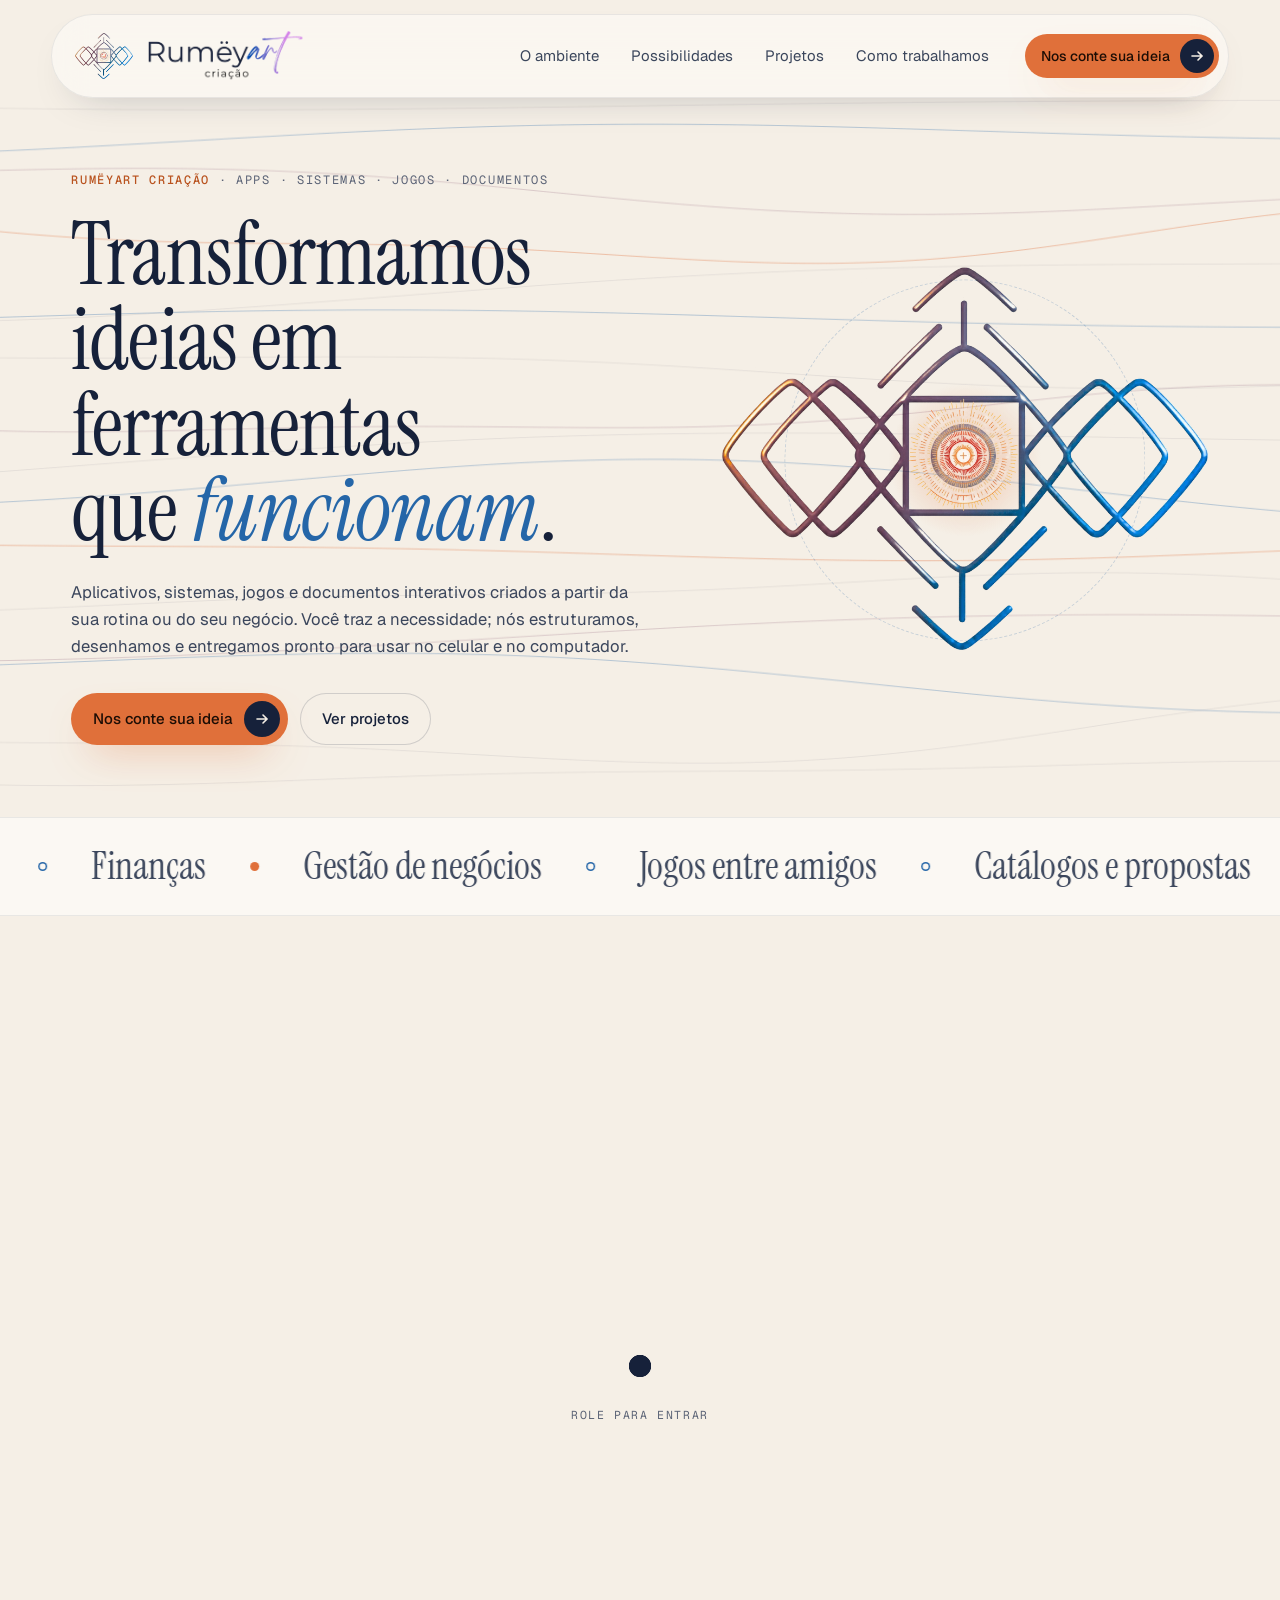
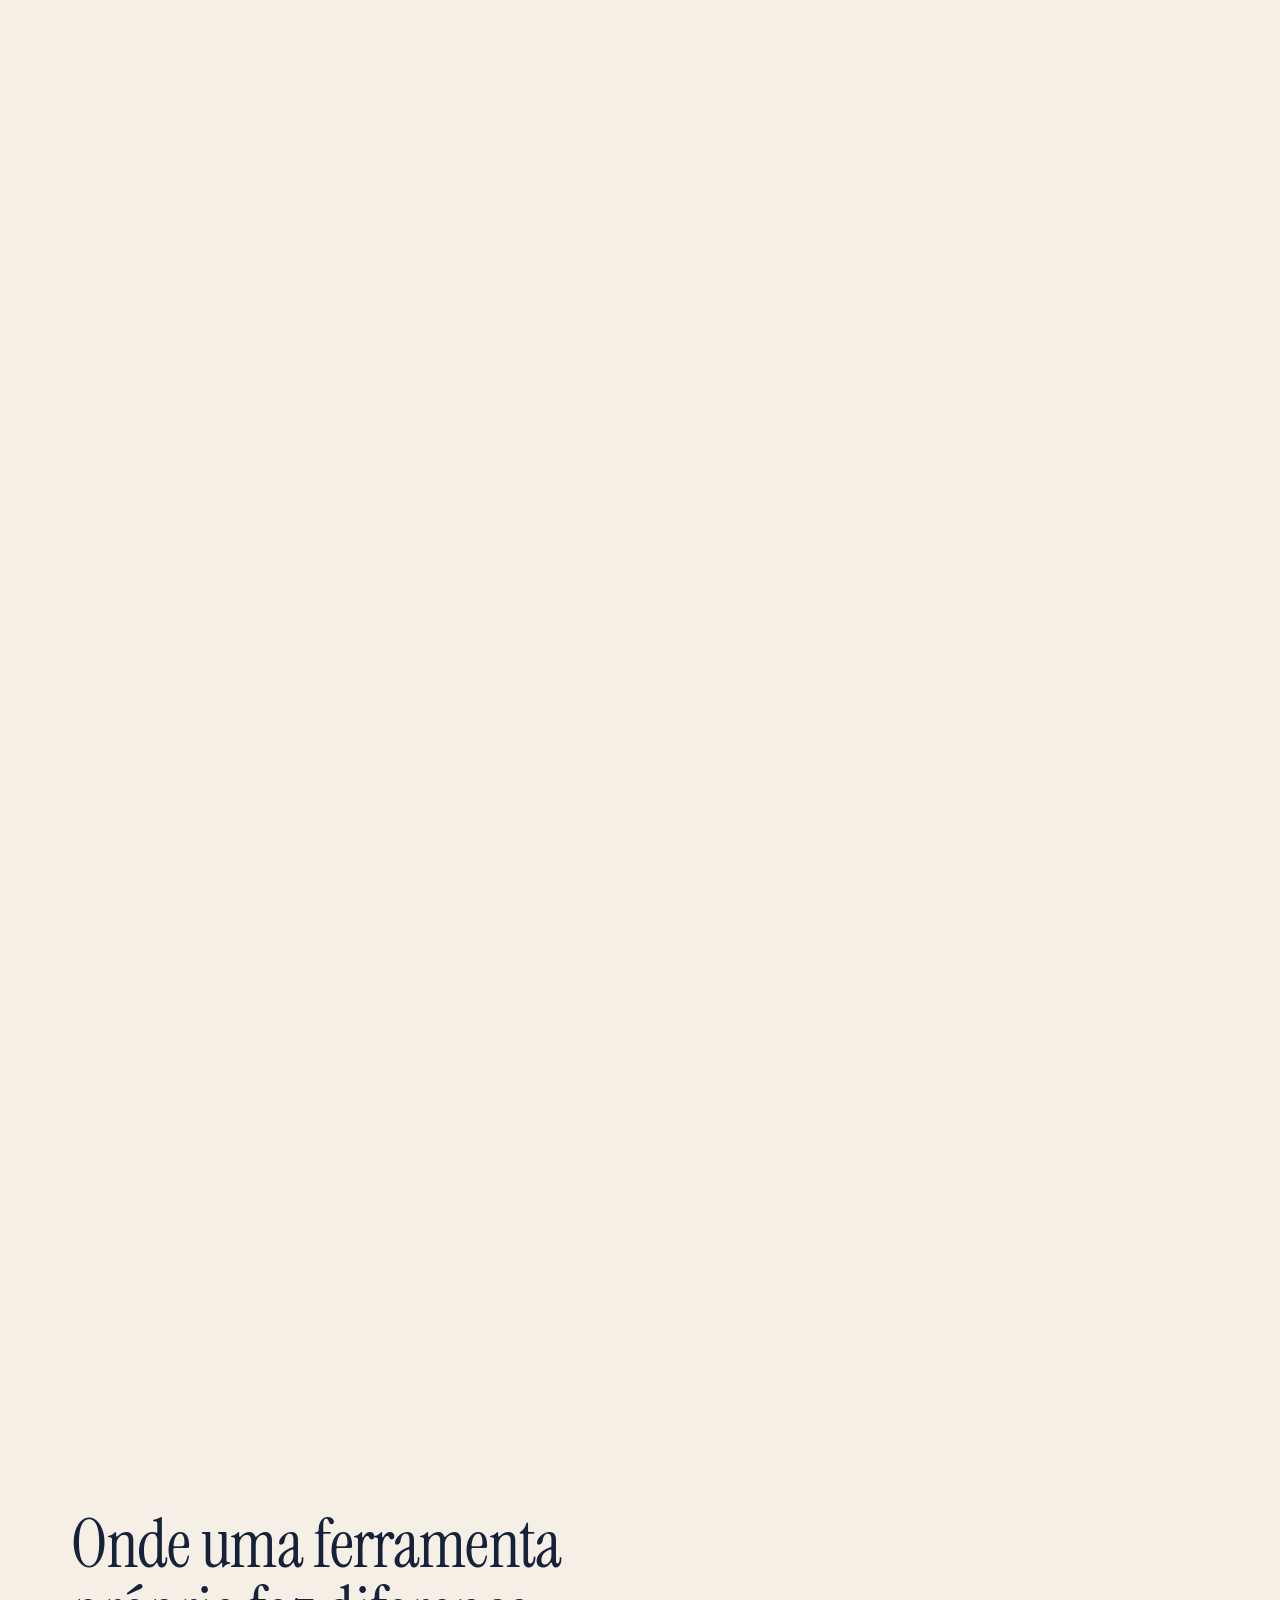
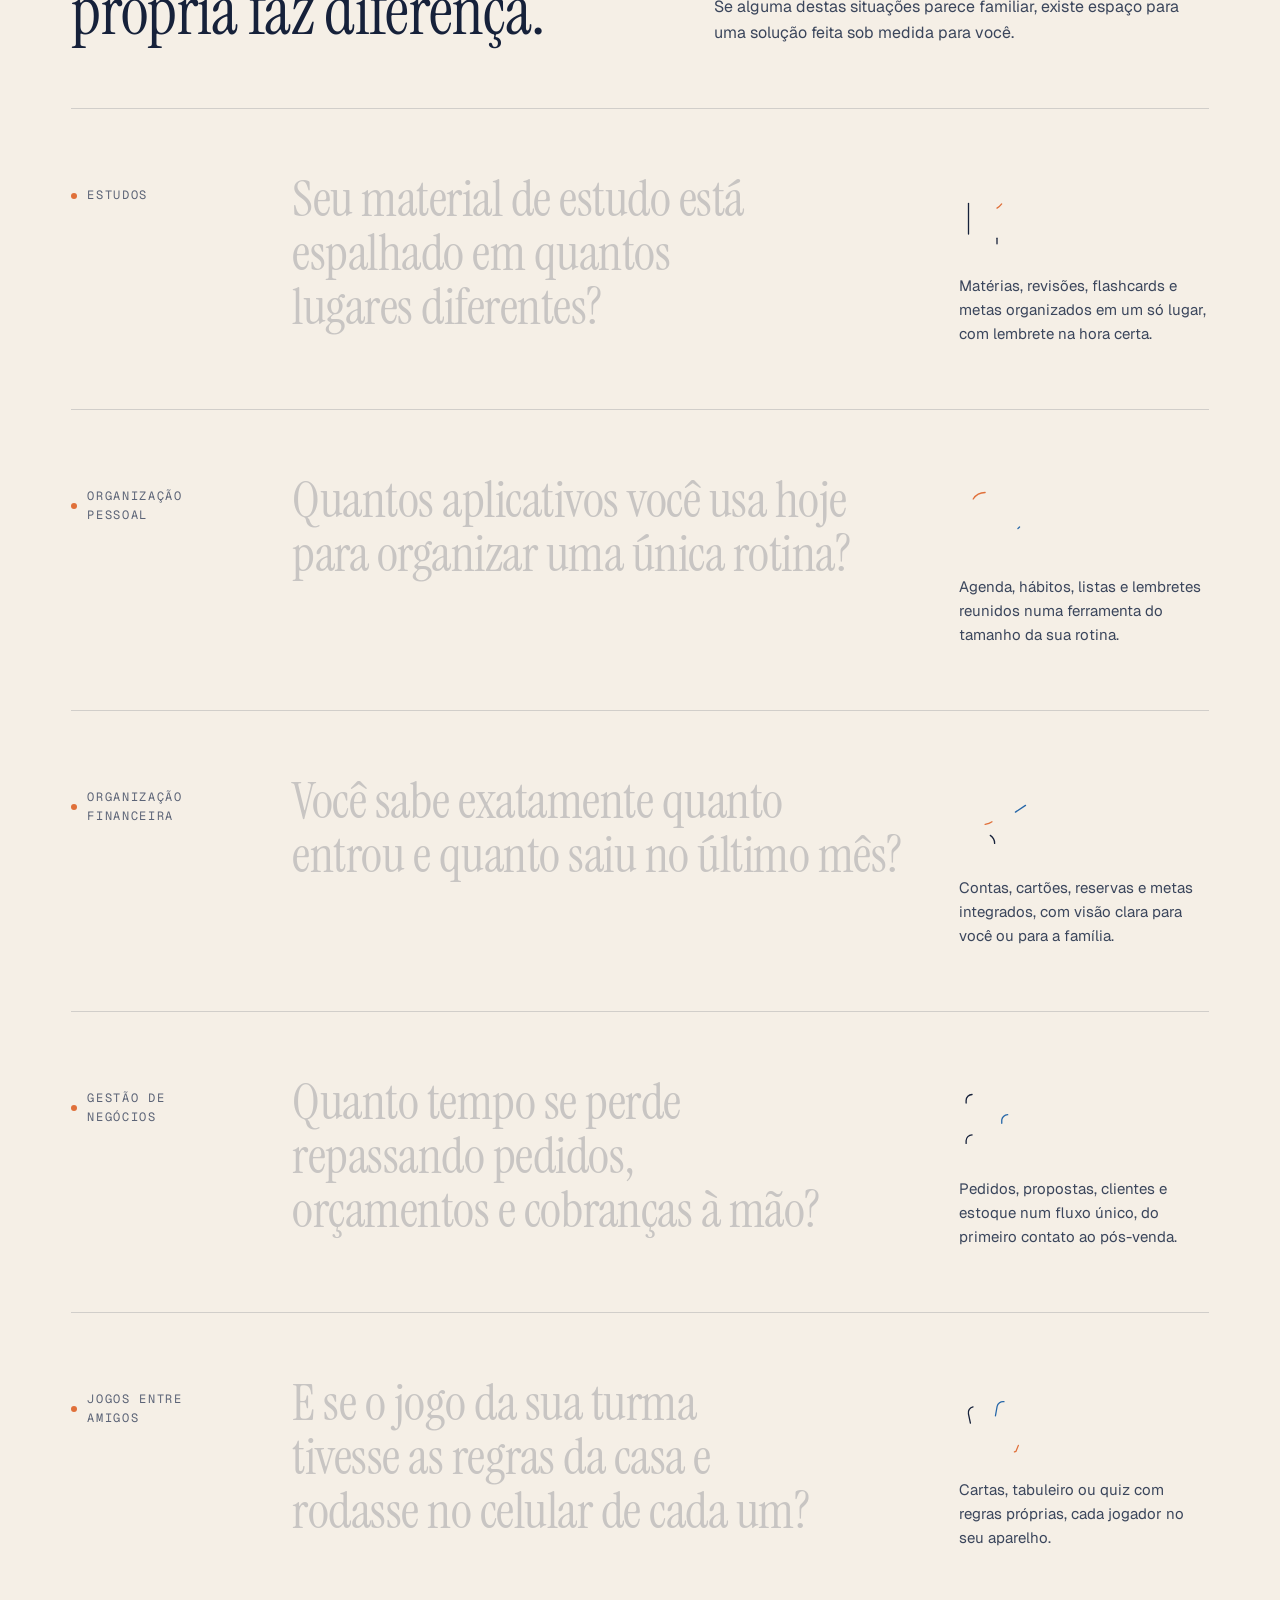
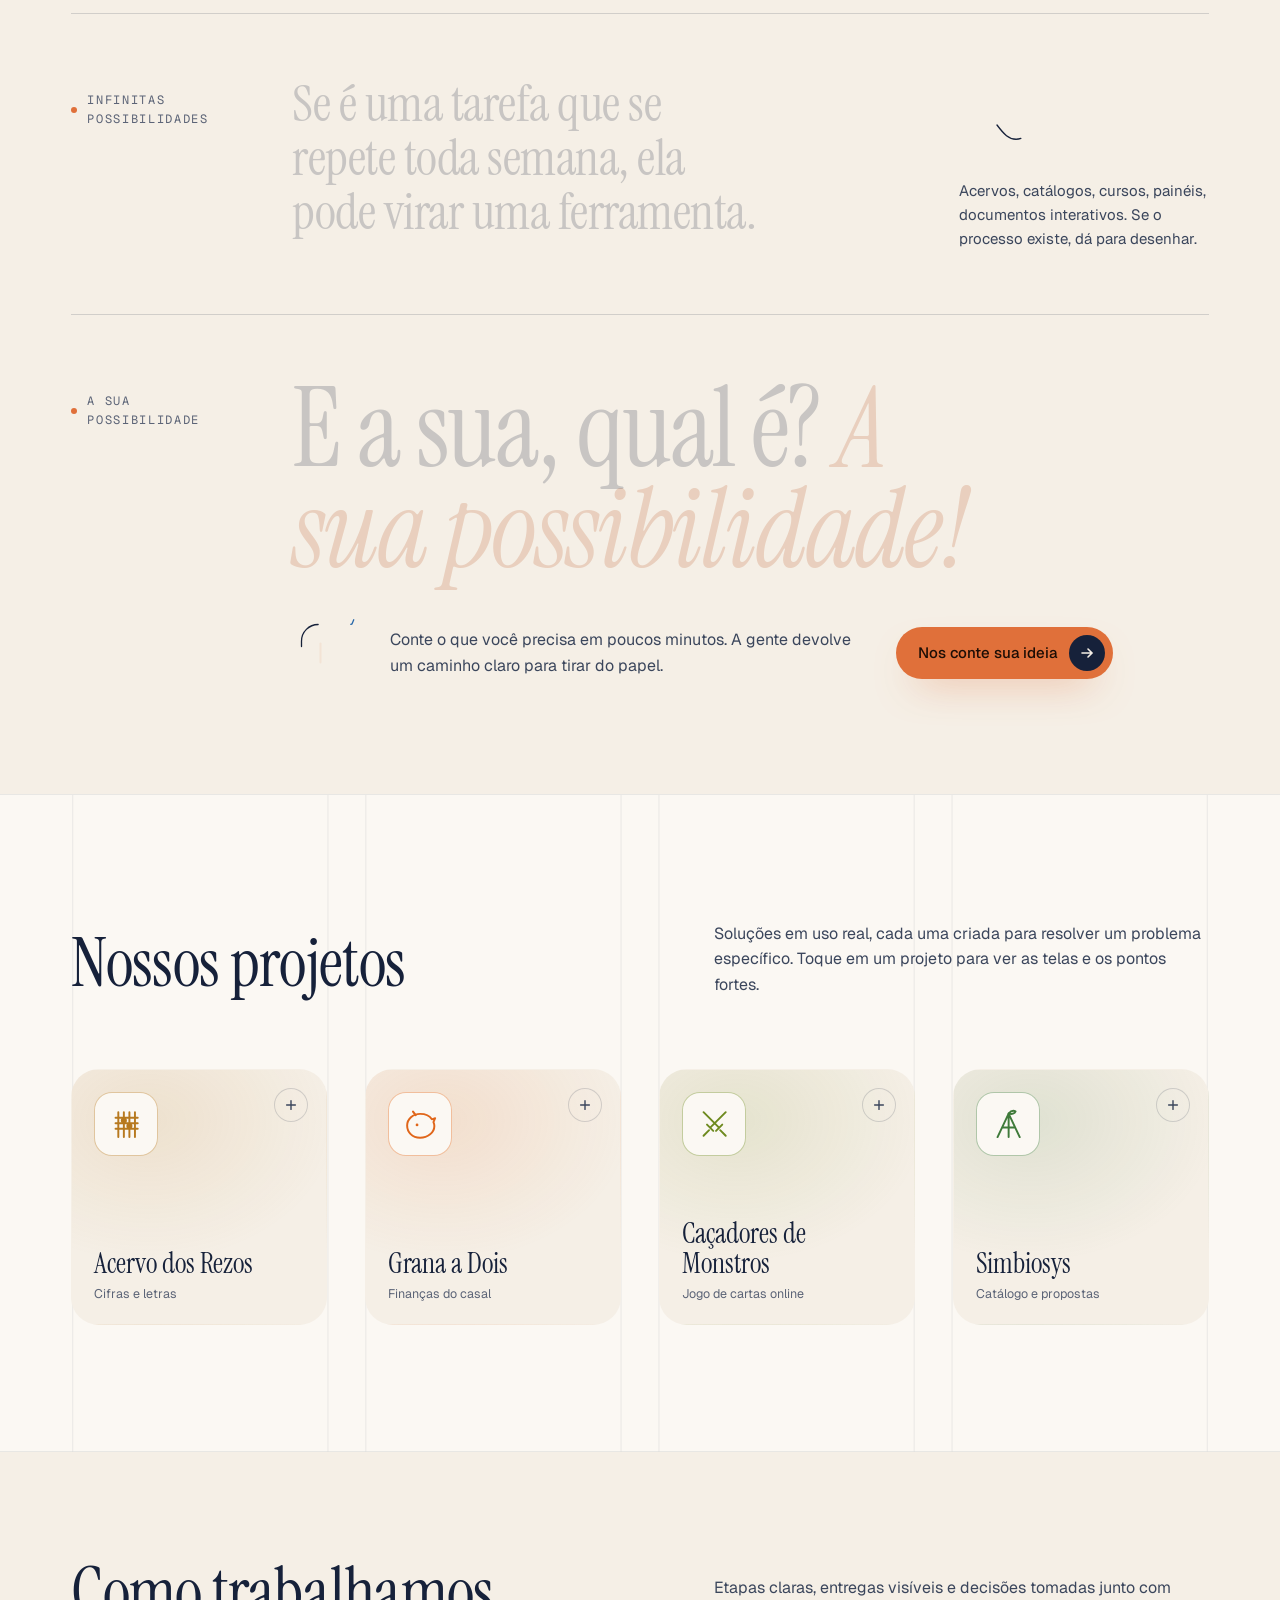
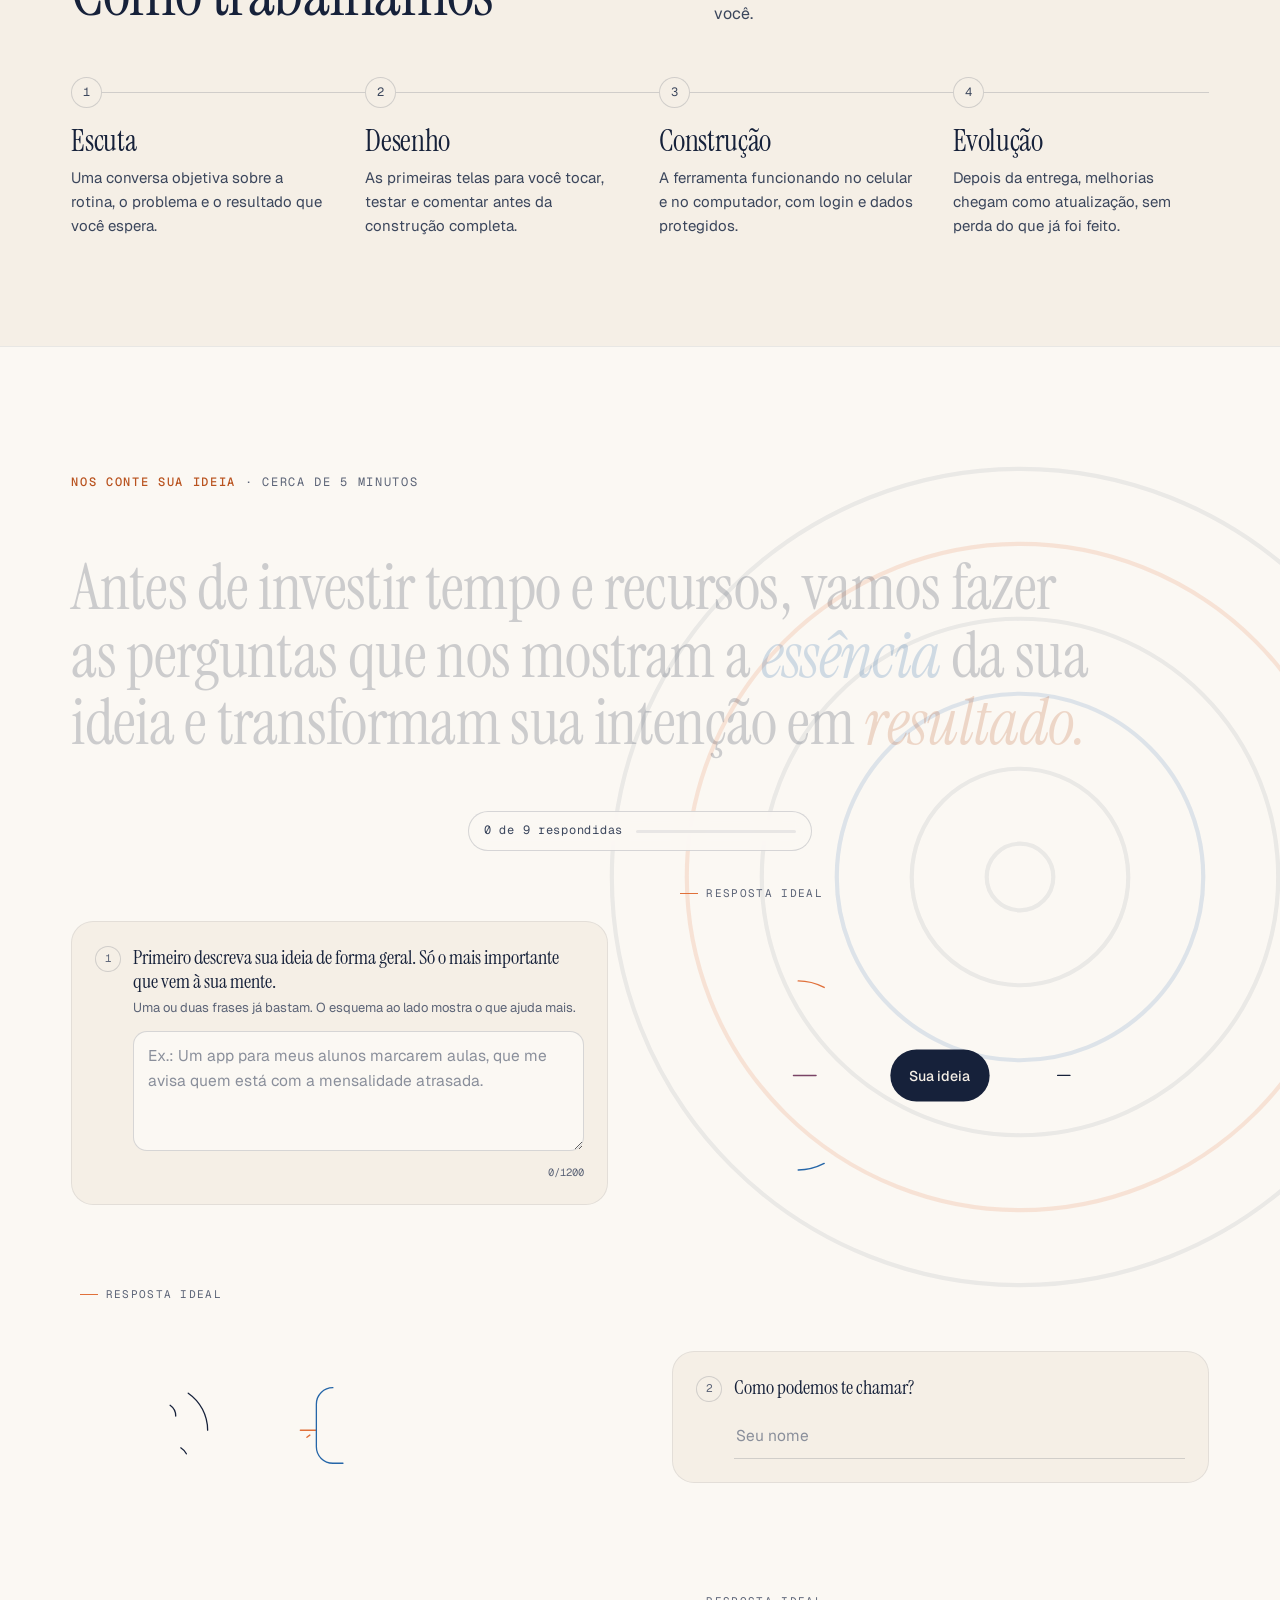
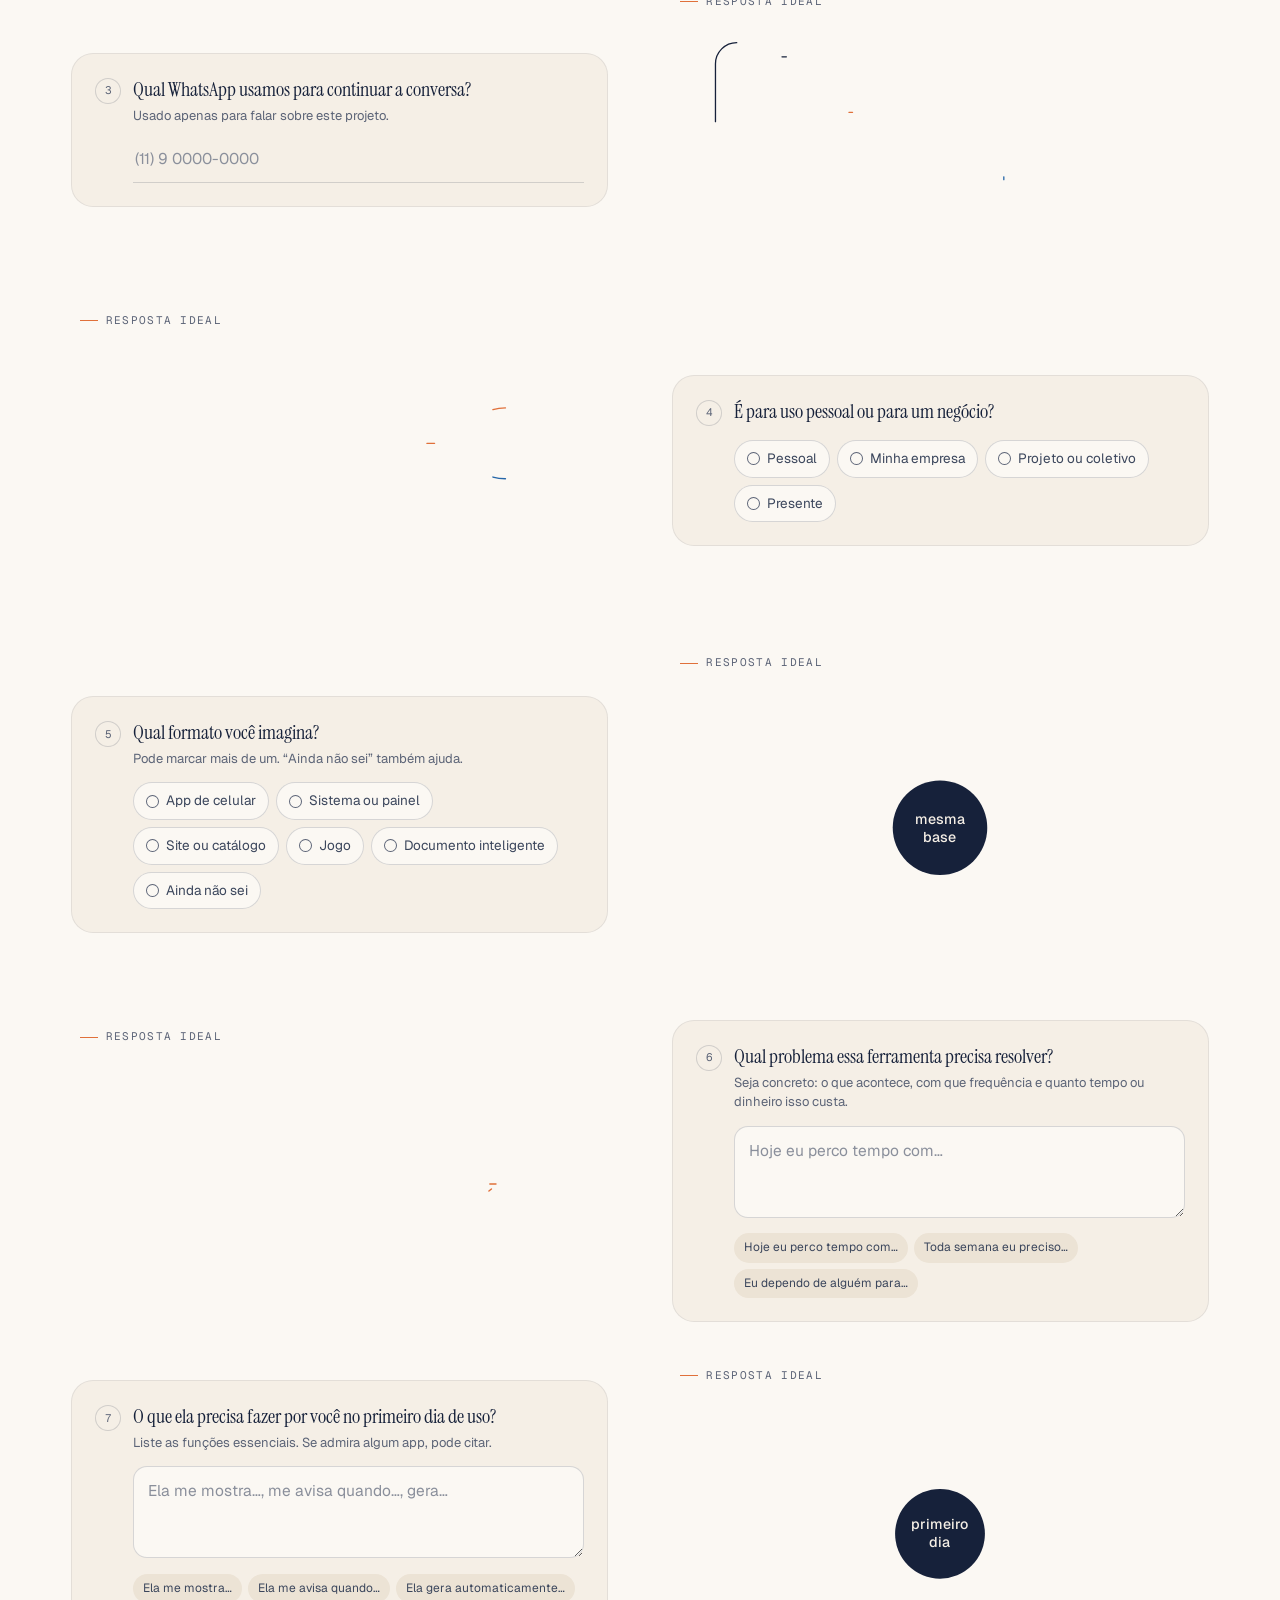
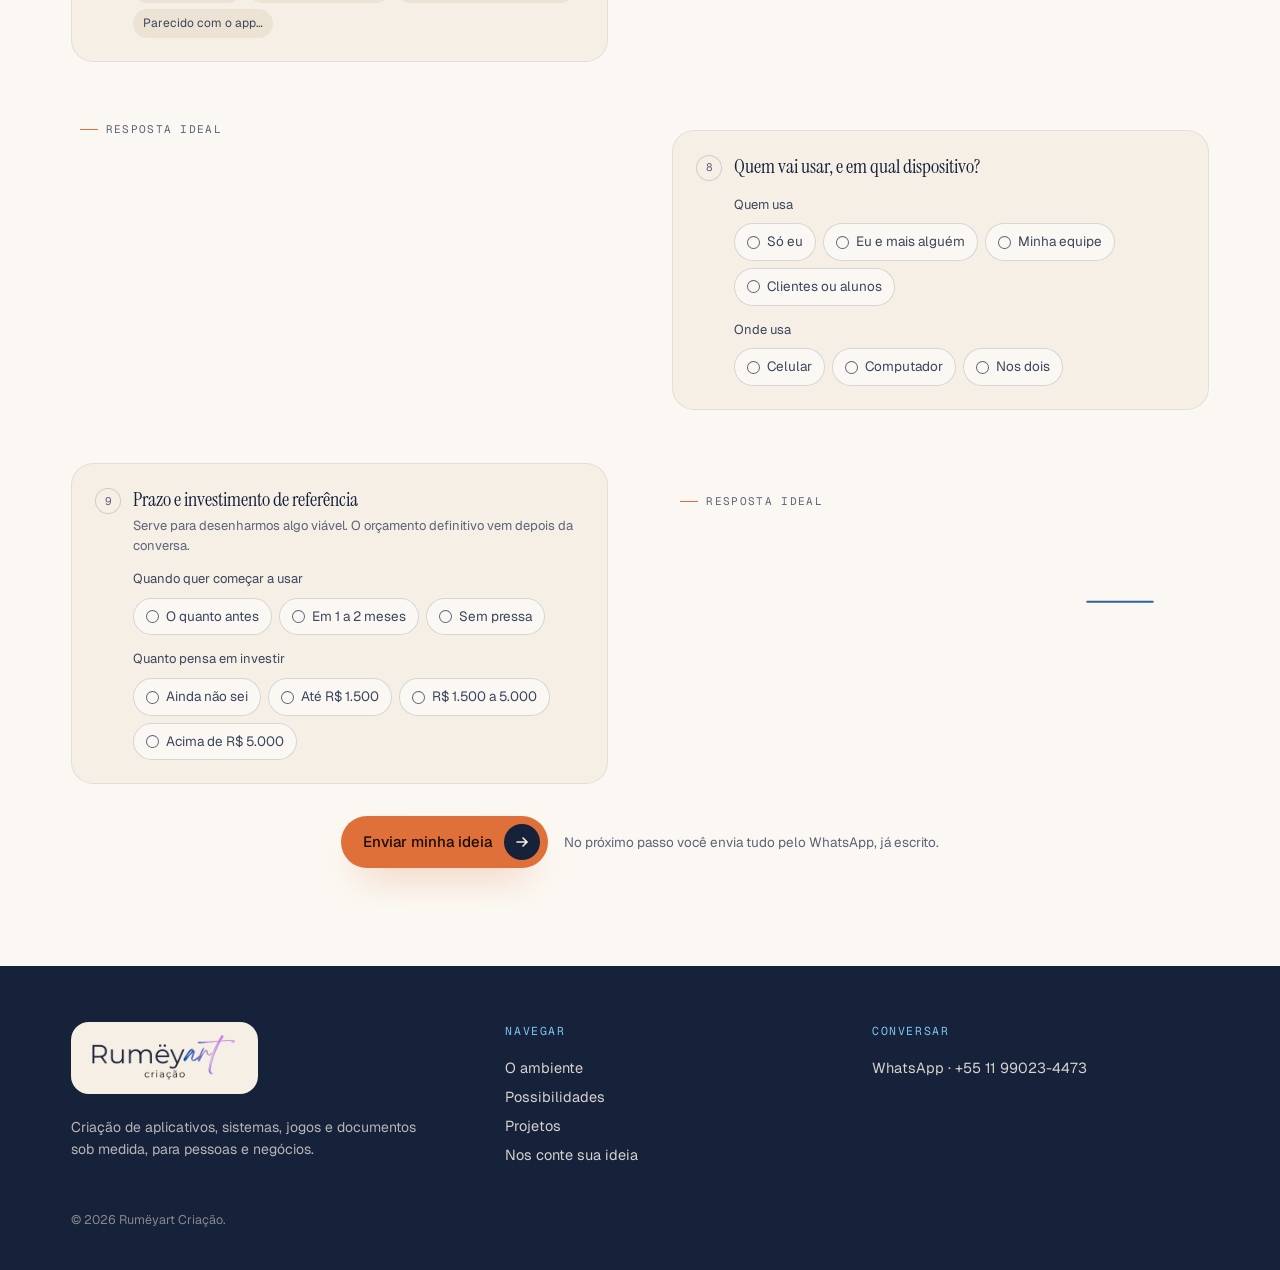
<file: site/index-antigo.html>
<!doctype html>
<html lang="pt-BR">
<head>
<meta charset="utf-8">
<meta name="viewport" content="width=device-width,initial-scale=1,viewport-fit=cover">
<title>Rumëyart Criação</title>
<meta name="robots" content="noindex">
<meta name="description" content="Apps, sistemas, jogos e documentos feitos sob medida a partir da sua ideia.">
<link rel="preconnect" href="https://fonts.googleapis.com">
<link rel="preconnect" href="https://fonts.gstatic.com" crossorigin>
<link rel="stylesheet" href="https://fonts.googleapis.com/css2?family=Instrument+Serif:ital@0;1&family=Geist:wght@300;400;500;600&family=Geist+Mono:wght@400;500&display=swap">
<style>
/* Rumëyart: areia clara como base, laranja e azul do logo como acentos. Identidade de tema único, escolhida de propósito. */
:root{
  color-scheme:light;
  --sand:#F5EFE6;
  --sand-2:#ECE3D5;
  --paper:#FBF8F3;
  --ink:#16213A;          /* azul-marinho do logotipo */
  --ink-2:#3B465C;
  --mute:#5C6477;
  --line:rgba(22,33,58,.16);
  --line-soft:rgba(22,33,58,.08);
  --orange:#E0703A;       /* laranja do logo */
  --orange-deep:#B9531F;
  --orange-ink:#1C0D05;
  --plum:#7A4466;         /* transição do logo */
  --blue:#2566A8;         /* azul do logo, legível sobre areia */
  --sky:#7CC4F0;          /* azul claro: só sobre fundo escuro */
  --ok:#2F7D55;
  --err:#B3401C;
  --f-display:"Instrument Serif","Iowan Old Style","Palatino Linotype",Georgia,serif;
  --f-body:"Geist",ui-sans-serif,system-ui,-apple-system,"Segoe UI",sans-serif;
  --f-mono:"Geist Mono",ui-monospace,"SFMono-Regular",Menlo,monospace;
  --gutter:clamp(16px,4vw,56px);
  --maxw:1240px;
  --ease:cubic-bezier(.2,.7,.1,1);
}
*{box-sizing:border-box}
[hidden]{display:none!important}
html{scroll-behavior:smooth;background:var(--sand)}
@media (prefers-reduced-motion:reduce){html{scroll-behavior:auto}}
body{margin:0;background:var(--sand);color:var(--ink);font-family:var(--f-body);font-size:16px;line-height:1.6;-webkit-font-smoothing:antialiased;overflow-x:clip}
::selection{background:var(--sky);color:var(--ink)}
a{color:inherit}
h1,h2,h3{font-family:var(--f-display);font-weight:400;margin:0;text-wrap:balance;letter-spacing:-.01em}
p{margin:0}
button{font:inherit;color:inherit}
:focus-visible{outline:2px solid var(--blue);outline-offset:3px;border-radius:6px}
.wrap{max-width:var(--maxw);margin-inline:auto;padding-inline:var(--gutter)}
.eyebrow{font-family:var(--f-mono);font-size:12px;letter-spacing:.14em;text-transform:uppercase;color:var(--mute)}
.eyebrow b{color:var(--orange-deep);font-weight:500}
.mark{background:linear-gradient(transparent 58%,rgba(124,196,240,.55) 58%,rgba(124,196,240,.55) 92%,transparent 92%);padding-inline:.06em}

/* ---------- botões ---------- */
.btn{--bg:transparent;--fg:var(--ink);position:relative;display:inline-flex;align-items:center;gap:12px;border:0;cursor:pointer;text-decoration:none;
  border-radius:999px;padding:8px 8px 8px 22px;min-height:52px;font-size:15px;font-weight:500;background:var(--bg);color:var(--fg);
  transition:transform .5s var(--ease),background .3s,box-shadow .4s,color .3s;will-change:transform;isolation:isolate;overflow:hidden}
.btn .dot{position:relative;width:36px;height:36px;border-radius:50%;display:grid;place-items:center;flex:none}
.btn .dot svg{width:16px;height:16px;transition:transform .5s var(--ease)}
.btn:hover .dot svg{transform:translateX(3px) rotate(-45deg)}
.btn-primary{--bg:var(--orange);--fg:var(--orange-ink);box-shadow:0 18px 40px -20px rgba(224,112,58,.8)}
.btn-primary .dot{background:var(--ink);color:var(--sand)}
.btn-primary::before{content:"";position:absolute;z-index:-1;right:8px;top:50%;width:36px;height:36px;margin-top:-18px;border-radius:50%;background:#EE9563;transform:scale(0);transition:transform .6s var(--ease)}
.btn-primary:hover::before{transform:scale(14)}
.btn-primary:hover{box-shadow:0 0 0 6px rgba(224,112,58,.16),0 22px 50px -18px rgba(224,112,58,.8)}
.btn-ghost{--fg:var(--ink);padding:8px 22px;box-shadow:inset 0 0 0 1px var(--line)}
.btn-ghost:hover{box-shadow:inset 0 0 0 1px var(--ink);background:var(--paper)}
.btn-sm{min-height:44px;padding:5px 5px 5px 16px;font-size:14px;gap:10px}
.btn-sm .dot{width:34px;height:34px}

/* ---------- nav ---------- */
.nav{position:fixed;left:0;right:0;top:0;z-index:50;padding:calc(env(safe-area-inset-top,0px) + 14px) var(--gutter) 0;pointer-events:none}
.nav-in{pointer-events:auto;max-width:1180px;min-height:84px;margin-inline:auto;display:flex;align-items:center;gap:22px;padding:10px 10px 10px 24px;border-radius:999px;
  background:rgba(251,248,243,.82);backdrop-filter:blur(16px) saturate(1.4);-webkit-backdrop-filter:blur(16px) saturate(1.4);box-shadow:inset 0 0 0 1px var(--line-soft),0 16px 40px -26px rgba(22,33,58,.35)}
.brand{display:flex;align-items:center;gap:12px;text-decoration:none;flex:none}
.brand .sym{width:58px;height:auto}
.brand .wm{height:52px;width:auto}
.nav-links{display:flex;gap:4px;margin-left:auto}
.nav-links a{font-size:15px;color:var(--ink-2);text-decoration:none;padding:10px 14px;border-radius:999px;transition:color .2s,background .2s}
.nav-links a:hover{color:var(--ink);background:var(--sand-2)}
@media (max-width:920px){.nav-links{display:none}.nav .btn{margin-left:auto}}
@media (max-width:520px){.nav-in{min-height:66px;padding:8px 8px 8px 16px;gap:10px}.brand .sym{display:none}.brand .wm{height:40px}.nav-cta-long{display:none}}
@media (min-width:521px){.nav-cta-short{display:none}}

/* ---------- hero ---------- */
.hero{position:relative;padding-block:clamp(150px,19vh,200px) clamp(56px,8vh,90px);overflow:hidden}
#fios{position:absolute;inset:0;width:100%;height:100%;z-index:0;pointer-events:none}
.hero-grid{position:relative;z-index:1;display:grid;grid-template-columns:minmax(0,1.2fr) minmax(0,1fr);gap:clamp(24px,5vw,72px);align-items:center}
.hero h1{font-size:clamp(46px,6.8vw,100px);line-height:.98;margin-top:22px}
.hero h1 em{color:var(--blue)}
.hero .lede{max-width:54ch;margin-top:26px;font-size:clamp(16px,1.3vw,18.5px);color:var(--ink-2);line-height:1.6}
.hero-ctas{display:flex;flex-wrap:wrap;gap:12px;margin-top:34px}
.logo-wrap{position:relative;width:100%;max-width:560px;justify-self:end;will-change:transform}
.logo-wrap img{position:relative;display:block;width:100%;height:auto;animation:float 9s ease-in-out infinite}
.logo-wrap .glow{position:absolute;left:50%;top:50.5%;width:34%;aspect-ratio:1;transform:translate(-50%,-50%);border-radius:50%;background:radial-gradient(circle,rgba(224,112,58,.35),rgba(224,112,58,0) 65%);animation:pulse 4.5s ease-in-out infinite}
.logo-wrap .ring{position:absolute;left:50%;top:50.5%;width:74%;aspect-ratio:1;transform:translate(-50%,-50%);border-radius:50%;border:1px dashed rgba(37,102,168,.22);animation:spin 70s linear infinite}
@keyframes float{0%,100%{transform:translateY(0)}50%{transform:translateY(-12px)}}
@keyframes pulse{0%,100%{opacity:.55;transform:translate(-50%,-50%) scale(.9)}50%{opacity:1;transform:translate(-50%,-50%) scale(1.12)}}
@keyframes spin{to{transform:translate(-50%,-50%) rotate(360deg)}}
@media (max-width:860px){.hero-grid{grid-template-columns:1fr}.logo-wrap{max-width:320px;justify-self:start;order:-1;margin-bottom:-8px}}

/* faixa */
.band{border-block:1px solid var(--line-soft);overflow:hidden;padding-block:18px;background:var(--paper)}
.band-track{display:flex;gap:44px;white-space:nowrap;width:max-content;will-change:transform}
.band-track span{font-family:var(--f-display);font-size:clamp(24px,3vw,38px);color:var(--ink-2);display:inline-flex;align-items:center;gap:44px}
.band-track span::after{content:"";width:9px;height:9px;border-radius:50%;box-shadow:inset 0 0 0 1.5px var(--blue)}
.band-track span:nth-child(3n)::after{box-shadow:none;background:var(--orange)}

/* ---------- ambiente (círculo que cresce) ---------- */
.expand{position:relative;height:230vh;height:230svh}
.expand-sticky{position:sticky;top:0;height:100vh;height:100svh;overflow:hidden;display:grid;place-items:center}
.circle{position:absolute;left:50%;top:50%;width:64px;height:64px;margin:-32px 0 0 -32px;border-radius:50%;background:var(--ink);transform:scale(var(--s,40));will-change:transform}
.dot-cap{position:absolute;left:50%;top:calc(50% + 40px);transform:translateX(-50%);font-family:var(--f-mono);font-size:11.5px;letter-spacing:.14em;text-transform:uppercase;color:var(--mute);opacity:var(--dc,1);white-space:nowrap}
.expand-copy{position:relative;z-index:1;color:var(--sand);max-width:1120px;width:100%;padding-inline:var(--gutter);opacity:var(--co,1);transform:translateY(calc((1 - var(--co,1)) * 30px))}
.expand-copy .eyebrow{color:var(--sky)}
.expand-copy h2{font-size:clamp(34px,5.2vw,74px);line-height:1.03;margin-top:18px;max-width:18ch}
.expand-copy h2 em{color:var(--sky)}
.pillars{display:grid;grid-template-columns:repeat(3,minmax(0,1fr));gap:clamp(18px,3vw,44px);margin-top:44px}
.pillar{border-top:1px solid rgba(245,239,230,.22);padding-top:18px}
.pillar b{display:flex;align-items:center;gap:10px;font-weight:500;font-size:15px;color:var(--sky);letter-spacing:.01em}
.pillar b::before{content:"";width:7px;height:7px;border-radius:50%;background:var(--orange)}
.pillar p{margin-top:8px;font-size:15px;line-height:1.6;color:rgba(245,239,230,.82)}
.expand-copy .sig{margin-top:36px;display:flex;align-items:center;gap:14px;font-family:var(--f-mono);font-size:12px;letter-spacing:.12em;text-transform:uppercase;color:rgba(245,239,230,.7)}
.expand-copy .sig::before{content:"";width:48px;height:1px;background:currentColor}
@media (max-width:760px){.pillars{grid-template-columns:1fr;gap:14px;margin-top:26px}.pillar p{font-size:14px}}

/* ---------- possibilidades ---------- */
.poss{padding-block:clamp(90px,14vh,150px) 40px}
.sec-head{display:grid;grid-template-columns:minmax(0,1fr) minmax(0,.8fr);gap:24px;align-items:end;margin-bottom:clamp(40px,7vh,80px)}
.sec-head h2{font-size:clamp(38px,5.2vw,72px);line-height:1}
.sec-head p{color:var(--ink-2);max-width:46ch;justify-self:end}
@media (max-width:760px){.sec-head{grid-template-columns:1fr}.sec-head p{justify-self:start}}
.topic{display:grid;grid-template-columns:170px minmax(0,1fr) 250px;gap:clamp(20px,4vw,56px);align-items:start;padding-block:clamp(40px,7vh,72px);border-top:1px solid var(--line)}
.topic .tlabel{font-family:var(--f-mono);font-size:12px;letter-spacing:.14em;text-transform:uppercase;color:var(--mute);padding-top:14px;display:flex;align-items:center;gap:10px}
.topic .tlabel::before{content:"";width:6px;height:6px;border-radius:50%;background:var(--orange);flex:none}
.topic h3{font-size:clamp(30px,4vw,56px);line-height:1.05}
.topic .side{display:flex;flex-direction:column;gap:16px;padding-top:10px}
.topic .side p{color:var(--ink-2);font-size:15px;line-height:1.6}
.ticon{width:76px;height:76px}
.ticon *,.diag *{vector-effect:non-scaling-stroke}
.p{stroke-dasharray:1;stroke-dashoffset:calc(1 - var(--d,1))}
.n{opacity:var(--d,1)}
.w{opacity:var(--o,1);transition:opacity .25s linear}
.topic.yours{grid-template-columns:170px minmax(0,1fr)}
.topic.yours h3{font-size:clamp(48px,8.6vw,132px);line-height:.92;letter-spacing:-.02em}
.topic.yours h3 .big{color:var(--orange-deep);font-style:italic}
.yours-row{display:flex;flex-wrap:wrap;gap:22px;align-items:center;margin-top:34px}
.yours-row p{color:var(--ink-2);max-width:44ch}
@media (max-width:900px){.topic{grid-template-columns:1fr;gap:14px}.topic .tlabel{padding-top:0}.topic.yours{grid-template-columns:1fr}.topic .side{flex-direction:row;align-items:flex-start;gap:18px}.ticon{width:60px;height:60px;flex:none}}

/* ---------- projetos ---------- */
.projects{position:relative;padding-block:clamp(90px,14vh,150px);background:var(--paper);border-block:1px solid var(--line-soft)}
#fiosProj{position:absolute;left:0;top:0;width:100%;height:100%;pointer-events:none;overflow:visible}
#fiosProj .guide{stroke:var(--line-soft)}
#fiosProj .thread{stroke:rgba(22,33,58,.5);fill:none;stroke-width:1}
#fiosProj .pulse{stroke:var(--orange);fill:none;stroke-width:1.6;stroke-dasharray:36 964;animation:flow 7s linear infinite;transition:opacity .6s}
@keyframes flow{from{stroke-dashoffset:1000}to{stroke-dashoffset:0}}
.proj-grid{position:relative;display:grid;grid-template-columns:repeat(4,minmax(0,1fr));gap:clamp(18px,3vw,40px);margin-top:clamp(40px,8vh,90px)}
@media (max-width:900px){.proj-grid{grid-template-columns:repeat(2,minmax(0,1fr))}}
.tile{position:relative;aspect-ratio:1;border-radius:28px;border:1px solid var(--line);background:radial-gradient(120% 90% at 30% 20%,color-mix(in srgb,var(--c) 12%,transparent),transparent 62%),var(--sand);
  cursor:pointer;padding:clamp(14px,2vw,22px);display:flex;flex-direction:column;justify-content:space-between;text-align:left;transition:transform .6s var(--ease),box-shadow .4s}
.projects.lines-on .tile{border-color:transparent}
.tile:hover{transform:translateY(-6px);box-shadow:0 30px 60px -36px rgba(22,33,58,.45)}
.tile .logo{width:clamp(46px,6vw,64px);height:clamp(46px,6vw,64px);border-radius:18px;display:grid;place-items:center;color:var(--c);background:var(--paper);box-shadow:inset 0 0 0 1px color-mix(in srgb,var(--c) 40%,transparent);transition:transform .6s var(--ease),box-shadow .4s}
.tile .logo svg{width:52%;height:52%}
.tile:hover .logo{transform:scale(1.08) rotate(-4deg);box-shadow:inset 0 0 0 1px var(--c),0 10px 30px -10px color-mix(in srgb,var(--c) 60%,transparent)}
.tile .tname{display:block;font-family:var(--f-display);font-size:clamp(20px,2.2vw,30px);line-height:1.05;color:var(--ink)}
.tile .ttag{display:block;font-size:12.5px;color:var(--mute);margin-top:6px;line-height:1.4}
.tile .open{position:absolute;right:clamp(12px,1.6vw,18px);top:clamp(12px,1.6vw,18px);width:34px;height:34px;border-radius:50%;display:grid;place-items:center;box-shadow:inset 0 0 0 1px var(--line);color:var(--ink-2);transition:all .4s var(--ease)}
.tile:hover .open{background:var(--ink);color:var(--sand);box-shadow:none;transform:rotate(45deg)}
.tile .open svg{width:14px;height:14px}
@media (max-width:520px){.tile .ttag{display:none}.tile{border-radius:22px}}

/* ---------- galeria ---------- */
.gal{position:fixed;inset:0;z-index:100;display:none;background:rgba(22,33,58,.55);backdrop-filter:blur(10px);-webkit-backdrop-filter:blur(10px);padding:calc(env(safe-area-inset-top,0px) + 18px) var(--gutter) calc(env(safe-area-inset-bottom,0px) + 18px)}
.gal.open{display:flex;align-items:center;justify-content:center;animation:fade .4s var(--ease)}
@keyframes fade{from{opacity:0}to{opacity:1}}
.gal-panel{position:relative;width:min(1180px,100%);height:min(760px,100%);background:var(--paper);border-radius:30px;box-shadow:0 40px 120px -30px rgba(10,16,30,.6);display:grid;grid-template-columns:minmax(0,1.35fr) minmax(0,1fr);overflow:hidden;animation:rise .6s var(--ease)}
@keyframes rise{from{transform:translateY(30px) scale(.98);opacity:0}to{transform:none;opacity:1}}
.gal-stage{position:relative;display:flex;align-items:center;justify-content:center;padding:28px;background:radial-gradient(80% 70% at 50% 45%,color-mix(in srgb,var(--c) 22%,transparent),transparent 70%),var(--sand-2);min-height:0;touch-action:pan-y}
.frame{position:relative;max-height:100%;max-width:100%;display:flex;transition:opacity .35s,transform .5s var(--ease)}
.frame.swap{opacity:0;transform:translateX(var(--dx,20px))}
.frame.phone{height:100%;aspect-ratio:560/1212;border-radius:34px;padding:9px;background:#10151C;box-shadow:0 30px 70px -30px rgba(10,16,30,.7)}
.frame.phone img{border-radius:26px}
.frame.desk{width:100%;flex-direction:column;border-radius:14px;background:#10151C;box-shadow:0 30px 70px -30px rgba(10,16,30,.7);overflow:hidden}
.frame.desk::before{content:"";height:26px;flex:none;background:radial-gradient(circle at 16px 13px,#3a4247 4px,transparent 5px),radial-gradient(circle at 32px 13px,#3a4247 4px,transparent 5px),radial-gradient(circle at 48px 13px,#3a4247 4px,transparent 5px),#0b1114}
.frame img{display:block;width:100%;height:100%;object-fit:cover;object-position:top;max-width:none}
.frame.desk img{height:auto}
.illu{position:absolute;left:50%;bottom:-14px;transform:translateX(-50%);font-family:var(--f-mono);font-size:10.5px;letter-spacing:.12em;text-transform:uppercase;background:var(--paper);color:var(--ink-2);padding:6px 10px;border-radius:999px;white-space:nowrap;box-shadow:inset 0 0 0 1px var(--line)}
.gal-nav{position:absolute;inset:auto 18px 18px auto;display:flex;gap:8px}
.gal-btn{width:46px;height:46px;border-radius:50%;border:0;cursor:pointer;background:var(--paper);color:var(--ink);box-shadow:inset 0 0 0 1px var(--line);display:grid;place-items:center;transition:all .3s}
.gal-btn:hover{background:var(--ink);color:var(--sand)}
.gal-btn svg{width:18px;height:18px}
.gal-info{padding:34px clamp(22px,3vw,40px);display:flex;flex-direction:column;gap:18px;overflow:auto}
.gal-info .glogo{width:52px;height:52px;border-radius:16px;display:grid;place-items:center;color:var(--c);box-shadow:inset 0 0 0 1px color-mix(in srgb,var(--c) 50%,transparent)}
.gal-info .glogo svg{width:26px;height:26px}
.gal-info h3{font-size:clamp(30px,3.4vw,44px);line-height:1}
.gal-info .gsum{color:var(--ink-2);font-size:15px}
.strengths{list-style:none;margin:4px 0 0;padding:0;display:flex;flex-direction:column;gap:2px}
.strengths button{all:unset;cursor:pointer;display:grid;grid-template-columns:22px 1fr;gap:12px;padding:12px;border-radius:14px;transition:background .3s}
.strengths button:hover{background:var(--sand)}
.strengths button:focus-visible{outline:2px solid var(--blue)}
.strengths .bul{width:9px;height:9px;border-radius:50%;margin-top:8px;box-shadow:inset 0 0 0 1px var(--mute);transition:all .3s}
.strengths b{display:block;font-weight:500;font-size:15px;color:var(--ink-2)}
.strengths span{display:block;font-size:13.5px;color:var(--mute);line-height:1.5;max-height:0;overflow:hidden;transition:max-height .5s var(--ease)}
.strengths .on{background:var(--sand)}
.strengths .on b{color:var(--ink)}
.strengths .on .bul{background:var(--c);box-shadow:0 0 0 4px color-mix(in srgb,var(--c) 22%,transparent)}
.strengths .on span{max-height:120px;margin-top:4px}
.gal-foot{margin-top:auto;display:flex;flex-wrap:wrap;gap:10px;align-items:center;justify-content:space-between;padding-top:10px}
.gal-count{font-family:var(--f-mono);font-size:12px;color:var(--mute);letter-spacing:.1em}
.gal-close{position:absolute;right:16px;top:16px;z-index:3}
@media (max-width:860px){
  .gal{padding:0}
  .gal-panel{height:100%;width:100%;border-radius:0;grid-template-columns:1fr;grid-template-rows:minmax(0,56%) minmax(0,1fr)}
  .gal-stage{padding:calc(env(safe-area-inset-top,0px) + 54px) 16px 30px}
  .gal-info{padding:22px 18px calc(env(safe-area-inset-bottom,0px) + 18px);gap:12px}
  .gal-info .glogo{display:none}
  .gal-nav{right:12px;bottom:12px}
  .gal-btn{width:42px;height:42px}
}

/* ---------- processo ---------- */
.process{padding-block:clamp(80px,12vh,130px)}
.steps{position:relative;display:grid;grid-template-columns:repeat(4,minmax(0,1fr));gap:clamp(18px,3vw,40px);margin-top:50px}
.steps::before{content:"";position:absolute;left:0;right:0;top:15px;height:1px;background:var(--line)}
.steps::after{content:"";position:absolute;left:0;top:15px;height:1.5px;width:calc(var(--lp,1) * 100%);background:linear-gradient(90deg,var(--orange),var(--plum),var(--blue))}
.step{position:relative;padding-top:48px}
.step .n{position:absolute;top:0;left:0;width:31px;height:31px;border-radius:50%;background:var(--sand);box-shadow:inset 0 0 0 1px var(--line);display:grid;place-items:center;font-family:var(--f-mono);font-size:12px;color:var(--ink-2);z-index:1;opacity:1}
.step h3{font-size:30px;line-height:1.05}
.step p{color:var(--ink-2);font-size:15px;margin-top:10px}
@media (max-width:820px){.steps{grid-template-columns:1fr 1fr;row-gap:40px}.steps::before,.steps::after{display:none}}
@media (max-width:480px){.steps{grid-template-columns:1fr}}

/* ---------- formulário ---------- */
.ask{position:relative;padding-block:clamp(90px,14vh,150px) clamp(60px,10vh,110px);overflow:hidden;background:var(--paper);border-top:1px solid var(--line-soft)}
.rings{position:absolute;right:-18vw;top:40px;width:min(90vw,980px);aspect-ratio:1;pointer-events:none;transform:scale(var(--rs,1)) rotate(var(--rr,0deg))}
.rings circle{fill:none;stroke:rgba(22,33,58,.07)}
.rings circle:nth-child(2){stroke:rgba(224,112,58,.16)}
.rings circle:nth-child(4){stroke:rgba(37,102,168,.14)}
.ask-head{position:relative;max-width:1100px}
.ask-head h2{font-size:clamp(34px,5vw,72px);line-height:1.05;transform:translateY(var(--ty,0))}
.ask-head h2 em{color:var(--blue)}
.ask-head h2 .u{color:var(--orange-deep);font-style:italic}
.ask-line{height:1.5px;background:linear-gradient(90deg,var(--orange),var(--plum),var(--blue),transparent);width:calc(var(--al,1) * 100%);margin-top:40px}

.form{position:relative;margin-top:clamp(36px,6vh,60px)}
.progress{position:sticky;top:calc(env(safe-area-inset-top,0px) + 112px);z-index:5;margin:0 auto 34px;width:max-content;max-width:100%;display:flex;align-items:center;gap:14px;padding:10px 16px;border-radius:999px;background:rgba(251,248,243,.92);backdrop-filter:blur(8px);-webkit-backdrop-filter:blur(8px);box-shadow:inset 0 0 0 1px var(--line),0 10px 30px -20px rgba(22,33,58,.4)}
.progress .rail-bar{width:160px;height:3px;border-radius:3px;background:var(--line-soft);overflow:hidden}
.progress .rail-bar i{display:block;height:100%;width:0;background:linear-gradient(90deg,var(--orange),var(--blue));transition:width .5s var(--ease)}
.progress .rail-txt{font-family:var(--f-mono);font-size:12px;color:var(--ink-2);letter-spacing:.06em;white-space:nowrap}
@media (max-width:860px){.progress{top:calc(env(safe-area-inset-top,0px) + 94px)}.progress .rail-bar{width:100px}}

.qs{display:flex;flex-direction:column;gap:clamp(28px,5vh,56px)}
.qrow{display:grid;grid-template-columns:minmax(0,1fr) minmax(0,1fr);gap:clamp(24px,5vw,72px);align-items:center}
.qrow:nth-child(even) .q{order:2}
@media (max-width:860px){.qrow{grid-template-columns:1fr;gap:14px}.qrow:nth-child(even) .q{order:0}}
.q{scroll-margin-top:190px;position:relative;background:var(--sand);border-radius:22px;padding:clamp(16px,2vw,24px);box-shadow:inset 0 0 0 1px var(--line-soft);transition:box-shadow .4s,background .4s;max-width:560px;width:100%}
.qrow:nth-child(even) .q{justify-self:end}
.q:focus-within{box-shadow:inset 0 0 0 1px var(--line),0 20px 50px -30px rgba(37,102,168,.45);background:#FFFDF9}
.q.done .qn{background:var(--ink);color:var(--sand);box-shadow:none}
.q-top{display:flex;gap:12px;align-items:flex-start}
.qn{width:26px;height:26px;flex:none;border-radius:50%;display:grid;place-items:center;font-family:var(--f-mono);font-size:11px;color:var(--mute);box-shadow:inset 0 0 0 1px var(--line);transition:all .35s;margin-top:1px}
.q .qt{display:block;font-family:var(--f-display);font-size:clamp(19px,1.6vw,22px);line-height:1.2;color:var(--ink)}
.q .qh{font-size:13px;color:var(--mute);margin-top:4px;line-height:1.5}
.q .qbody{margin-top:14px;margin-left:38px}
@media (max-width:560px){.q .qbody{margin-left:0}}
.opt{font-weight:400;font-family:var(--f-mono);font-size:10.5px;letter-spacing:.1em;text-transform:uppercase;color:var(--mute);margin-left:6px}
.inp{width:100%;background:transparent;border:0;border-bottom:1px solid var(--line);color:var(--ink);font:inherit;font-size:15.5px;padding:8px 2px 10px;border-radius:0;transition:border-color .3s}
.inp::placeholder{color:#8A8F9B}
.inp:focus{outline:none;border-color:var(--blue)}
textarea.inp{resize:vertical;min-height:92px;line-height:1.55;border:1px solid var(--line);border-radius:14px;padding:12px 14px;background:var(--paper)}
textarea.inp:focus{border-color:var(--blue)}
.inp.big{min-height:120px}
.count{font-family:var(--f-mono);font-size:10.5px;color:var(--mute);text-align:right;margin-top:5px}
.chips{display:flex;flex-wrap:wrap;gap:7px}
.chip{position:relative;display:inline-flex;align-items:center;gap:7px;cursor:pointer;border-radius:999px;padding:8px 13px;font-size:13.5px;color:var(--ink-2);background:var(--paper);box-shadow:inset 0 0 0 1px var(--line);transition:all .3s var(--ease);user-select:none}
.chip input{position:absolute;opacity:0;pointer-events:none}
.chip .ck{width:13px;height:13px;border-radius:50%;box-shadow:inset 0 0 0 1px var(--mute);display:grid;place-items:center;transition:all .3s}
.chip .ck svg{width:8px;height:8px;opacity:0;transform:scale(.4);transition:all .3s var(--ease)}
.chip:hover{box-shadow:inset 0 0 0 1px var(--ink-2);color:var(--ink)}
.chip:has(input:checked){background:var(--ink);color:var(--sand);box-shadow:none}
.chip:has(input:checked) .ck{background:var(--orange);box-shadow:none}
.chip:has(input:checked) .ck svg{opacity:1;transform:none;color:var(--orange-ink)}
.chip:has(input:focus-visible){outline:2px solid var(--blue);outline-offset:2px}
.sub-q{margin-top:14px;display:none}
.sub-q.show{display:block;animation:fade .4s}
.sub-q label{font-size:13px;color:var(--ink-2)}
.row2{display:grid;grid-template-columns:1fr;gap:14px}
.row2 .lbl{font-size:13px;color:var(--ink-2);margin-bottom:8px}
.ex{display:flex;flex-wrap:wrap;gap:6px;margin-top:8px}
.ex button{border:0;cursor:pointer;background:var(--sand-2);color:var(--ink-2);font-size:12px;padding:5px 10px;border-radius:999px;transition:all .25s}
.ex button:hover{background:var(--ink);color:var(--sand)}
.err{color:var(--err);font-size:12.5px;margin-top:6px;display:none}
.q.bad .err{display:block}
.q.bad{box-shadow:inset 0 0 0 1px rgba(179,64,28,.55)}

/* esquemas de resposta ideal */
.ideal{position:relative;max-width:520px;width:100%;justify-self:center}
.ideal figcaption{font-family:var(--f-mono);font-size:11px;letter-spacing:.12em;text-transform:uppercase;color:var(--mute);margin-bottom:8px;display:flex;align-items:center;gap:8px}
.ideal figcaption::before{content:"";width:18px;height:1px;background:var(--orange)}
.diag{display:block;width:100%;height:auto}
.diag text{font-family:var(--f-body);font-size:12px;fill:var(--ink-2)}
.diag .t-strong{font-weight:500;fill:var(--ink)}
.diag .t-light{fill:var(--sand);font-weight:500}
.diag .t-mono{font-family:var(--f-mono);font-size:10.5px;letter-spacing:.06em;fill:var(--mute)}
.ideal{margin:0}

.send-row{display:flex;flex-wrap:wrap;gap:16px;align-items:center;justify-content:center;margin-top:24px;padding:8px 4px}
.send-row p{color:var(--mute);font-size:13.5px;max-width:42ch}

.crm-st{font-size:13px;color:var(--mute,#6b6f7b);margin:-4px 0 16px;min-height:1em}.crm-st.ok{color:#2F7D55}.crm-st.ok::before{content:'✓ ';font-weight:600}
.done-card{scroll-margin-top:140px;display:none;max-width:780px;margin:24px auto 0;background:var(--sand);border-radius:28px;padding:clamp(22px,3.4vw,40px);box-shadow:inset 0 0 0 1px var(--line),0 30px 70px -40px rgba(22,33,58,.45)}
.done-card.show{display:block;animation:rise .7s var(--ease)}
.done-card h3{font-size:clamp(30px,3.6vw,46px);line-height:1.04}
.done-card h3 em{color:var(--blue)}
.done-card .dsub{color:var(--ink-2);margin-top:12px;max-width:56ch;font-size:15px}
.msg{margin-top:10px;background:var(--paper);border-radius:18px;padding:16px 18px;box-shadow:inset 0 0 0 1px var(--line-soft);white-space:pre-wrap;font-size:14px;line-height:1.6;color:var(--ink-2);max-height:280px;overflow:auto}
.msg-label{display:flex;justify-content:space-between;align-items:center;gap:10px;margin-top:22px;font-family:var(--f-mono);font-size:11.5px;letter-spacing:.12em;text-transform:uppercase;color:var(--mute)}
.toggle{position:relative;display:inline-flex;align-items:center;gap:10px;cursor:pointer;font-size:14px;color:var(--ink-2);margin-top:16px}
.toggle input{position:absolute;opacity:0}
.toggle .tr{width:40px;height:24px;border-radius:999px;box-shadow:inset 0 0 0 1px var(--line);position:relative;transition:background .3s;background:var(--paper)}
.toggle .tr::after{content:"";position:absolute;left:4px;top:4px;width:16px;height:16px;border-radius:50%;background:var(--mute);transition:all .35s var(--ease)}
.toggle input:checked + .tr{background:var(--ink)}
.toggle input:checked + .tr::after{transform:translateX(16px);background:var(--sky)}
.toggle input:focus-visible + .tr{outline:2px solid var(--blue);outline-offset:2px}
.done-actions{display:flex;flex-wrap:wrap;gap:12px;align-items:center;margin-top:24px}
.btn-wa{--bg:#1FAF63;--fg:#04170C}
.btn-wa .dot{background:#04170C;color:#5BE39A}
.btn-wa::before{content:"";position:absolute;z-index:-1;right:8px;top:50%;width:36px;height:36px;margin-top:-18px;border-radius:50%;background:#43C981;transform:scale(0);transition:transform .6s var(--ease)}
.btn-wa:hover::before{transform:scale(14)}
.num{font-family:var(--f-mono);font-size:14px;color:var(--ink-2);user-select:all}
.linkish{background:none;border:0;cursor:pointer;color:var(--mute);text-decoration:underline;text-underline-offset:3px;font-size:14px;padding:6px}
.linkish:hover{color:var(--ink)}

/* ---------- rodapé ---------- */
.foot{background:var(--ink);color:var(--sand);padding-block:56px calc(env(safe-area-inset-bottom,0px) + 40px)}
.foot-grid{display:grid;grid-template-columns:1.2fr 1fr 1fr;gap:30px;align-items:start}
.foot .fwm{display:inline-block;background:var(--sand);border-radius:18px;padding:12px 18px}
.foot .fwm img{height:48px;width:auto;display:block}
.foot p{color:rgba(245,239,230,.72);font-size:14px;margin-top:14px;max-width:40ch}
.foot h4{font-family:var(--f-mono);font-weight:400;font-size:11.5px;letter-spacing:.14em;text-transform:uppercase;color:var(--sky);margin:0 0 12px}
.foot a{display:block;text-decoration:none;color:rgba(245,239,230,.86);font-size:14.5px;padding:3px 0}
.foot a:hover{color:var(--sky)}
.foot small{display:block;margin-top:40px;color:rgba(245,239,230,.5);font-size:12.5px}
@media (max-width:760px){.foot-grid{grid-template-columns:1fr}}

.toast{position:fixed;left:50%;bottom:calc(env(safe-area-inset-bottom,0px) + 22px);transform:translate(-50%,20px);opacity:0;background:var(--ink);color:var(--sand);padding:10px 18px;border-radius:999px;font-size:14px;font-weight:500;transition:all .4s var(--ease);z-index:200;pointer-events:none}
.toast.show{opacity:1;transform:translate(-50%,0)}

@media (prefers-reduced-motion:reduce){
  *,*::before,*::after{animation-duration:.001ms!important;animation-iteration-count:1!important;transition-duration:.001ms!important}
  .dot-cap{display:none}.expand{height:auto}.expand-sticky{position:relative;height:auto;padding-block:120px}.circle{transform:none;inset:0;width:auto;height:auto;margin:0;border-radius:0}
}
</style>
<link rel="icon" type="image/png" href="crm/icones/favicon-64.png">
<link rel="apple-touch-icon" href="crm/icones/apple-touch-icon.png">
<meta name="theme-color" content="#F5EFE6">
<meta property="og:title" content="Rumëyart Criação">
<meta property="og:description" content="Apps, sistemas, jogos e documentos feitos sob medida a partir da sua ideia.">
<meta property="og:image" content="img/rumeyart-simbolo.webp">
</head>
<body>

<header class="nav" aria-label="Navegação principal">
  <div class="nav-in">
    <a class="brand" href="#topo" aria-label="Rumëyart Criação, início"><img class="sym" src="img/rumeyart-simbolo.webp" alt=""><img class="wm" src="img/rumeyart-marca.webp" alt="Rumëyart Criação"></a>
    <nav class="nav-links" aria-label="Seções">
      <a href="#ambiente">O ambiente</a>
      <a href="#possibilidades">Possibilidades</a>
      <a href="#projetos">Projetos</a>
      <a href="#como">Como trabalhamos</a>
    </nav>
    <a class="btn btn-primary btn-sm magnet" href="#ideia"><span class="nav-cta-long">Nos conte sua ideia</span><span class="nav-cta-short">Sua ideia</span><span class="dot"><svg viewBox="0 0 16 16" fill="none" stroke="currentColor" stroke-width="1.6" stroke-linecap="round"><path d="M3 8h10M9 4l4 4-4 4"/></svg></span></a>
  </div>
</header>

<main id="topo">
  <!-- TOPO -->
  <section class="hero" aria-labelledby="h-hero">
    <canvas id="fios" aria-hidden="true"></canvas>
    <div class="wrap hero-grid">
      <div>
        <div class="eyebrow"><b>Rumëyart Criação</b> · apps · sistemas · jogos · documentos</div>
        <h1 id="h-hero">Transformamos ideias em ferramentas que <em>funcionam</em>.</h1>
        <p class="lede">Aplicativos, sistemas, jogos e documentos interativos criados a partir da sua rotina ou do seu negócio. Você traz a necessidade; nós estruturamos, desenhamos e entregamos pronto para usar no celular e no computador.</p>
        <div class="hero-ctas">
          <a class="btn btn-primary magnet" href="#ideia">Nos conte sua ideia<span class="dot"><svg viewBox="0 0 16 16" fill="none" stroke="currentColor" stroke-width="1.6" stroke-linecap="round"><path d="M3 8h10M9 4l4 4-4 4"/></svg></span></a>
          <a class="btn btn-ghost" href="#projetos">Ver projetos</a>
        </div>
      </div>
      <div class="logo-wrap" id="heroLogo" aria-hidden="true">
        <span class="ring"></span><span class="glow"></span>
        <img src="img/rumeyart-simbolo.webp" alt="" width="900" height="710">
      </div>
    </div>
  </section>

  <div class="band" aria-hidden="true"><div class="band-track" id="band">
    <span>Estudos</span><span>Organização pessoal</span><span>Finanças</span><span>Gestão de negócios</span><span>Jogos entre amigos</span><span>Catálogos e propostas</span><span>Acervos</span><span>A sua possibilidade</span>
    <span>Estudos</span><span>Organização pessoal</span><span>Finanças</span><span>Gestão de negócios</span><span>Jogos entre amigos</span><span>Catálogos e propostas</span><span>Acervos</span><span>A sua possibilidade</span>
  </div></div>

  <!-- AMBIENTE -->
  <section class="expand" id="ambiente" aria-labelledby="h-amb">
    <div class="expand-sticky">
      <div class="circle" id="circle" aria-hidden="true"></div>
      <div class="dot-cap" id="dotCap" aria-hidden="true">Role para entrar</div>
      <div class="expand-copy" id="expandCopy">
        <div class="eyebrow">O ambiente</div>
        <h2 id="h-amb">Um espaço pensado para a sua ideia ganhar <em>forma</em>.</h2>
        <div class="pillars">
          <div class="pillar"><b>Método</b><p>As perguntas certas vêm antes do código. Entendemos o problema, quem vai usar e o resultado esperado.</p></div>
          <div class="pillar"><b>Clareza</b><p>Você vê e testa as primeiras telas antes do investimento maior. Nada é construído no escuro.</p></div>
          <div class="pillar"><b>Continuidade</b><p>A ferramenta evolui com o uso. Melhorias chegam como atualização, sem perder dados.</p></div>
        </div>
        <div class="sig">Da primeira conversa ao app instalado</div>
      </div>
    </div>
  </section>

  <!-- POSSIBILIDADES -->
  <section class="poss wrap" id="possibilidades" aria-labelledby="h-poss">
    <div class="sec-head">
      <h2 id="h-poss">Onde uma ferramenta própria faz diferença.</h2>
      <p>Se alguma destas situações parece familiar, existe espaço para uma solução feita sob medida para você.</p>
    </div>

    <article class="topic" data-topic>
      <div class="tlabel">Estudos</div>
      <h3 class="reveal">Seu material de estudo está espalhado em quantos lugares diferentes?</h3>
      <div class="side">
        <svg class="ticon" viewBox="0 0 64 64" fill="none" stroke="#16213A" stroke-width="1.3" stroke-linecap="round" stroke-linejoin="round" aria-hidden="true">
          <path class="p" pathLength="1" d="M8 18c10-4 18-2 24 4 6-6 14-8 24-4v30c-10-4-18-2-24 4-6-6-14-8-24-4Z"/>
          <path class="p" pathLength="1" d="M32 22v30"/>
          <path class="p" pathLength="1" d="M38 29h11M38 34h7M38 39h10" stroke="#2566A8"/>
          <path class="p" pathLength="1" d="M32 22c-3-7 0-12 6-14 1 6-1 11-6 14Z" stroke="#E0703A"/>
        </svg>
        <p>Matérias, revisões, flashcards e metas organizados em um só lugar, com lembrete na hora certa.</p>
      </div>
    </article>

    <article class="topic" data-topic>
      <div class="tlabel">Organização pessoal</div>
      <h3 class="reveal">Quantos aplicativos você usa hoje para organizar uma única rotina?</h3>
      <div class="side">
        <svg class="ticon" viewBox="0 0 64 64" fill="none" stroke="#16213A" stroke-width="1.3" stroke-linecap="round" stroke-linejoin="round" aria-hidden="true">
          <path class="p" pathLength="1" d="M22 8a12 12 0 1 0 0 24 9 9 0 0 1 0-24Z" stroke="#E0703A"/>
          <path class="p" pathLength="1" d="M34 16h22M34 28h16M14 42h40M14 54h28"/>
          <path class="p" pathLength="1" d="M42 40l3 3 6-6" stroke="#2566A8"/>
        </svg>
        <p>Agenda, hábitos, listas e lembretes reunidos numa ferramenta do tamanho da sua rotina.</p>
      </div>
    </article>

    <article class="topic" data-topic>
      <div class="tlabel">Organização financeira</div>
      <h3 class="reveal">Você sabe exatamente quanto entrou e quanto saiu no último mês?</h3>
      <div class="side">
        <svg class="ticon" viewBox="0 0 64 64" fill="none" stroke="#16213A" stroke-width="1.3" stroke-linecap="round" stroke-linejoin="round" aria-hidden="true">
          <path class="p" pathLength="1" d="M8 50l12-12 10 5 14-17 12-8" stroke="#2566A8"/>
          <circle class="p" pathLength="1" cx="22" cy="50" r="8"/>
          <path class="p" pathLength="1" d="M22 42v-8c0-6 4-10 10-10-1 6-4 9-10 10" stroke="#E0703A"/>
        </svg>
        <p>Contas, cartões, reservas e metas integrados, com visão clara para você ou para a família.</p>
      </div>
    </article>

    <article class="topic" data-topic>
      <div class="tlabel">Gestão de negócios</div>
      <h3 class="reveal">Quanto tempo se perde repassando pedidos, orçamentos e cobranças à mão?</h3>
      <div class="side">
        <svg class="ticon" viewBox="0 0 64 64" fill="none" stroke="#16213A" stroke-width="1.3" stroke-linecap="round" stroke-linejoin="round" aria-hidden="true">
          <rect class="p" pathLength="1" x="6" y="8" width="22" height="14" rx="5"/>
          <rect class="p" pathLength="1" x="36" y="25" width="22" height="14" rx="5" stroke="#2566A8"/>
          <rect class="p" pathLength="1" x="6" y="42" width="22" height="14" rx="5"/>
          <path class="p" pathLength="1" d="M28 15h8a6 6 0 0 1 6 6v4M36 32h-4a6 6 0 0 0-6 6v4" stroke="#E0703A"/>
        </svg>
        <p>Pedidos, propostas, clientes e estoque num fluxo único, do primeiro contato ao pós-venda.</p>
      </div>
    </article>

    <article class="topic" data-topic>
      <div class="tlabel">Jogos entre amigos</div>
      <h3 class="reveal">E se o jogo da sua turma tivesse as regras da casa e rodasse no celular de cada um?</h3>
      <div class="side">
        <svg class="ticon" viewBox="0 0 64 64" fill="none" stroke="#16213A" stroke-width="1.3" stroke-linecap="round" stroke-linejoin="round" aria-hidden="true">
          <rect class="p" pathLength="1" x="10" y="16" width="22" height="32" rx="5" transform="rotate(-12 21 32)"/>
          <rect class="p" pathLength="1" x="30" y="14" width="22" height="32" rx="5" transform="rotate(10 41 30)" stroke="#2566A8"/>
          <path class="p" pathLength="1" d="M50 50l2 5 5 2-5 2-2 5-2-5-5-2 5-2Z" stroke="#E0703A"/>
        </svg>
        <p>Cartas, tabuleiro ou quiz com regras próprias, cada jogador no seu aparelho.</p>
      </div>
    </article>

    <article class="topic" data-topic>
      <div class="tlabel">Infinitas possibilidades</div>
      <h3 class="reveal">Se é uma tarefa que se repete toda semana, ela pode virar uma ferramenta.</h3>
      <div class="side">
        <svg class="ticon" viewBox="0 0 64 64" fill="none" stroke="#16213A" stroke-width="1.3" stroke-linecap="round" stroke-linejoin="round" aria-hidden="true">
          <path class="p" pathLength="1" d="M32 32c-6-8-10-12-16-12a12 12 0 0 0 0 24c6 0 10-4 16-12s10-12 16-12a12 12 0 0 1 0 24c-6 0-10-4-16-12Z"/>
          <circle class="n" cx="16" cy="20" r="2" fill="#E0703A" stroke="none"/><circle class="n" cx="48" cy="44" r="2" fill="#2566A8" stroke="none"/>
        </svg>
        <p>Acervos, catálogos, cursos, painéis, documentos interativos. Se o processo existe, dá para desenhar.</p>
      </div>
    </article>

    <article class="topic yours" data-topic>
      <div class="tlabel">A sua possibilidade</div>
      <div>
        <h3 class="reveal">E a sua, qual é? <span class="big">A sua possibilidade!</span></h3>
        <div class="yours-row">
          <svg class="ticon" viewBox="0 0 64 64" fill="none" stroke="#16213A" stroke-width="1.3" stroke-linecap="round" aria-hidden="true">
            <rect class="p" pathLength="1" x="8" y="8" width="48" height="48" rx="14"/>
            <path d="M24 24v16" stroke="#E0703A" stroke-width="2"><animate attributeName="opacity" values="1;1;0;0" dur="1.1s" repeatCount="indefinite"/></path>
            <path class="p" pathLength="1" d="M52 4l1.5 3.5L57 9l-3.5 1.5L52 14l-1.5-3.5L47 9l3.5-1.5Z" stroke="#2566A8"/>
          </svg>
          <p>Conte o que você precisa em poucos minutos. A gente devolve um caminho claro para tirar do papel.</p>
          <a class="btn btn-primary magnet" href="#ideia">Nos conte sua ideia<span class="dot"><svg viewBox="0 0 16 16" fill="none" stroke="currentColor" stroke-width="1.6" stroke-linecap="round"><path d="M3 8h10M9 4l4 4-4 4"/></svg></span></a>
        </div>
      </div>
    </article>
  </section>

  <!-- PROJETOS -->
  <section class="projects" id="projetos" aria-labelledby="h-proj">
    <svg id="fiosProj" aria-hidden="true"></svg>
    <div class="wrap">
      <div class="sec-head" style="margin-bottom:0">
        <h2 id="h-proj">Nossos projetos</h2>
        <p>Soluções em uso real, cada uma criada para resolver um problema específico. Toque em um projeto para ver as telas e os pontos fortes.</p>
      </div>
      <div class="proj-grid" id="projGrid"></div>
    </div>
  </section>

  <!-- PROCESSO -->
  <section class="process wrap" id="como" aria-labelledby="h-como">
    <div class="sec-head" style="margin-bottom:0">
      <h2 id="h-como">Como trabalhamos</h2>
      <p>Etapas claras, entregas visíveis e decisões tomadas junto com você.</p>
    </div>
    <div class="steps" id="steps">
      <div class="step"><span class="n">1</span><h3>Escuta</h3><p>Uma conversa objetiva sobre a rotina, o problema e o resultado que você espera.</p></div>
      <div class="step"><span class="n">2</span><h3>Desenho</h3><p>As primeiras telas para você tocar, testar e comentar antes da construção completa.</p></div>
      <div class="step"><span class="n">3</span><h3>Construção</h3><p>A ferramenta funcionando no celular e no computador, com login e dados protegidos.</p></div>
      <div class="step"><span class="n">4</span><h3>Evolução</h3><p>Depois da entrega, melhorias chegam como atualização, sem perda do que já foi feito.</p></div>
    </div>
  </section>

  <!-- FORMULÁRIO -->
  <section class="ask" id="ideia" aria-labelledby="h-ask">
    <svg class="rings" id="rings" viewBox="0 0 200 200" aria-hidden="true"><circle cx="100" cy="100" r="98"/><circle cx="100" cy="100" r="80"/><circle cx="100" cy="100" r="62"/><circle cx="100" cy="100" r="44"/><circle cx="100" cy="100" r="26"/><circle cx="100" cy="100" r="8"/></svg>
    <div class="wrap">
      <div class="ask-head" id="askHead">
        <div class="eyebrow" style="margin-bottom:22px"><b>Nos conte sua ideia</b> · cerca de 5 minutos</div>
        <h2 id="h-ask" class="reveal">Antes de investir tempo e recursos, vamos fazer as perguntas que nos mostram a <em>essência</em> da sua ideia e transformam sua intenção em <span class="u">resultado.</span></h2>
        <div class="ask-line" id="askLine"></div>
      </div>

      <form class="form" id="form" novalidate>
        <div class="progress" aria-live="polite">
          <span class="rail-txt" id="railTxt">0 de 9 respondidas</span>
          <span class="rail-bar"><i id="railBar"></i></span>
        </div>

        <div class="qs">
          <!-- 1 -->
          <div class="qrow">
            <div class="q" data-q="ideia" data-req>
              <div class="q-top"><span class="qn">1</span><div>
                <label class="qt" for="f-ideia">Primeiro descreva sua ideia de forma geral. Só o mais importante que vem à sua mente.</label>
                <p class="qh">Uma ou duas frases já bastam. O esquema ao lado mostra o que ajuda mais.</p>
              </div></div>
              <div class="qbody">
                <textarea class="inp big" id="f-ideia" name="ideia" maxlength="1200" placeholder="Ex.: Um app para meus alunos marcarem aulas, que me avisa quem está com a mensalidade atrasada."></textarea>
                <div class="count"><span id="c-ideia">0</span>/1200</div>
                <div class="err">Escreva pelo menos uma frase sobre a ideia.</div>
              </div>
            </div>
            <figure class="ideal">
              <figcaption>Resposta ideal</figcaption>
              <svg class="diag" viewBox="0 0 440 280" fill="none" stroke-linecap="round" stroke-linejoin="round" role="img" aria-label="Esquema: sua ideia ligada a para quem, o que faz e resultado esperado">
                <path class="p" pathLength="1" d="M220 140 C170 140 150 60 100 60" stroke="#E0703A" stroke-width="1.4"/>
                <path class="p" pathLength="1" d="M220 140 C160 140 150 140 96 140" stroke="#7A4466" stroke-width="1.4"/>
                <path class="p" pathLength="1" d="M220 140 C170 140 150 220 100 220" stroke="#2566A8" stroke-width="1.4"/>
                <path class="p" pathLength="1" d="M262 140 C300 140 310 140 330 140" stroke="#16213A" stroke-width="1.2" stroke-dasharray="3 5"/>
                <rect x="178" y="118" width="84" height="44" rx="22" fill="#16213A"/>
                <text x="220" y="145" text-anchor="middle" class="t-light">Sua ideia</text>
                <g class="n">
                  <rect x="6" y="40" width="124" height="40" rx="12" fill="#FBF8F3" stroke="#E0703A"/>
                  <text x="68" y="57" text-anchor="middle" class="t-mono">PARA QUEM</text><text x="68" y="72" text-anchor="middle">alunos da academia</text>
                  <rect x="6" y="120" width="124" height="40" rx="12" fill="#FBF8F3" stroke="#7A4466"/>
                  <text x="68" y="137" text-anchor="middle" class="t-mono">O QUE FAZ</text><text x="68" y="152" text-anchor="middle">marca aulas e cobra</text>
                  <rect x="6" y="200" width="124" height="40" rx="12" fill="#FBF8F3" stroke="#2566A8"/>
                  <text x="68" y="217" text-anchor="middle" class="t-mono">RESULTADO</text><text x="68" y="232" text-anchor="middle">menos tempo cobrando</text>
                  <rect x="332" y="112" width="96" height="56" rx="14" fill="#7CC4F0" fill-opacity=".35"/>
                  <text x="380" y="136" text-anchor="middle" class="t-strong">escopo claro</text><text x="380" y="153" text-anchor="middle">em 1 conversa</text>
                </g>
              </svg>
            </figure>
          </div>

          <!-- 2 -->
          <div class="qrow">
            <div class="q" data-q="nome" data-req>
              <div class="q-top"><span class="qn">2</span><div>
                <label class="qt" for="f-nome">Como podemos te chamar?</label>
              </div></div>
              <div class="qbody">
                <input class="inp" id="f-nome" name="nome" autocomplete="name" maxlength="80" placeholder="Seu nome">
                <div class="err">Informe seu nome para personalizarmos o atendimento.</div>
              </div>
            </div>
            <figure class="ideal">
              <figcaption>Resposta ideal</figcaption>
              <svg class="diag" viewBox="0 0 440 200" fill="none" stroke-linecap="round" stroke-linejoin="round" role="img" aria-label="Esquema: o nome de quem vai conversar leva a um atendimento personalizado">
                <circle class="p" pathLength="1" cx="70" cy="100" r="38" stroke="#16213A" stroke-width="1.3"/>
                <circle class="p" pathLength="1" cx="70" cy="88" r="11" stroke="#16213A" stroke-width="1.3"/>
                <path class="p" pathLength="1" d="M50 120c6-12 34-12 40 0" stroke="#16213A" stroke-width="1.3"/>
                <path class="p" pathLength="1" d="M112 100 H200" stroke="#E0703A" stroke-width="1.4"/>
                <path class="p" pathLength="1" d="M192 94l8 6-8 6" stroke="#E0703A" stroke-width="1.4"/>
                <path class="p" pathLength="1" d="M214 64h196a14 14 0 0 1 14 14v36a14 14 0 0 1-14 14H262l-18 16v-16h-30a14 14 0 0 1-14-14V78a14 14 0 0 1 14-14Z" stroke="#2566A8" stroke-width="1.3"/>
                <g class="n">
                  <text x="70" y="160" text-anchor="middle" class="t-mono">COMO PREFERE</text>
                  <text x="70" y="175" text-anchor="middle">ser chamado(a)</text>
                  <text x="228" y="92" class="t-strong">“Oi, Joana! Li a sua ideia</text>
                  <text x="228" y="110">e já separei algumas perguntas.”</text>
                </g>
              </svg>
            </figure>
          </div>

          <!-- 3 -->
          <div class="qrow">
            <div class="q" data-q="whats" data-req>
              <div class="q-top"><span class="qn">3</span><div>
                <label class="qt" for="f-whats" id="qt-whats">Qual WhatsApp usamos para continuar a conversa?</label>
                <p class="qh">Usado apenas para falar sobre este projeto.</p>
              </div></div>
              <div class="qbody">
                <input class="inp" id="f-whats" name="whats" inputmode="tel" autocomplete="tel" maxlength="20" placeholder="(11) 9 0000-0000">
                <div class="err">Confira o número com DDD, como (11) 9 9999-9999.</div>
              </div>
            </div>
            <figure class="ideal">
              <figcaption>Resposta ideal</figcaption>
              <svg class="diag" viewBox="0 0 440 210" fill="none" stroke-linecap="round" stroke-linejoin="round" role="img" aria-label="Esquema: número com DDD leva a uma conversa direta com quem constrói">
                <rect class="p" pathLength="1" x="30" y="20" width="96" height="170" rx="18" stroke="#16213A" stroke-width="1.3"/>
                <path class="p" pathLength="1" d="M66 32h24" stroke="#16213A" stroke-width="1.3"/>
                <g class="n">
                  <rect x="150" y="62" width="58" height="34" rx="10" fill="#E0703A" fill-opacity=".16" stroke="#E0703A"/>
                  <text x="179" y="84" text-anchor="middle" class="t-strong">(11)</text>
                  <rect x="214" y="62" width="120" height="34" rx="10" fill="#FBF8F3" stroke="#16213A" stroke-opacity=".5"/>
                  <text x="274" y="84" text-anchor="middle" class="t-strong">9 9999-9999</text>
                  <text x="179" y="116" text-anchor="middle" class="t-mono">DDD</text>
                  <text x="274" y="116" text-anchor="middle" class="t-mono">NÚMERO COM 9</text>
                  <rect x="228" y="140" width="190" height="44" rx="14" fill="#7CC4F0" fill-opacity=".35"/>
                  <text x="323" y="159" text-anchor="middle" class="t-strong">conversa direta</text>
                  <text x="323" y="175" text-anchor="middle">com quem constrói</text>
                </g>
                <path class="p" pathLength="1" d="M126 79 H146" stroke="#E0703A" stroke-width="1.3"/>
                <path class="p" pathLength="1" d="M274 120 V136" stroke="#2566A8" stroke-width="1.3"/>
              </svg>
            </figure>
          </div>

          <!-- 4 -->
          <div class="qrow">
            <div class="q" data-q="para">
              <div class="q-top"><span class="qn">4</span><div>
                <span class="qt" id="qt-para">É para uso pessoal ou para um negócio?</span>
              </div></div>
              <div class="qbody">
                <div class="chips" role="radiogroup" aria-labelledby="qt-para">
                  <label class="chip"><input type="radio" name="para" value="Para mim (uso pessoal)"><span class="ck"><svg viewBox="0 0 10 10" fill="none" stroke="currentColor" stroke-width="1.8" stroke-linecap="round"><path d="M2 5.2 4.2 7.4 8 3"/></svg></span>Pessoal</label>
                  <label class="chip"><input type="radio" name="para" value="Para minha empresa"><span class="ck"><svg viewBox="0 0 10 10" fill="none" stroke="currentColor" stroke-width="1.8" stroke-linecap="round"><path d="M2 5.2 4.2 7.4 8 3"/></svg></span>Minha empresa</label>
                  <label class="chip"><input type="radio" name="para" value="Para um projeto ou coletivo"><span class="ck"><svg viewBox="0 0 10 10" fill="none" stroke="currentColor" stroke-width="1.8" stroke-linecap="round"><path d="M2 5.2 4.2 7.4 8 3"/></svg></span>Projeto ou coletivo</label>
                  <label class="chip"><input type="radio" name="para" value="Para presentear alguém"><span class="ck"><svg viewBox="0 0 10 10" fill="none" stroke="currentColor" stroke-width="1.8" stroke-linecap="round"><path d="M2 5.2 4.2 7.4 8 3"/></svg></span>Presente</label>
                </div>
                <div class="sub-q" id="subMarca">
                  <label for="f-marca">Nome da marca <span class="opt">se houver</span></label>
                  <input class="inp" id="f-marca" name="marca" maxlength="80" placeholder="Empresa, marca ou projeto">
                </div>
              </div>
            </div>
            <figure class="ideal">
              <figcaption>Resposta ideal</figcaption>
              <svg class="diag" viewBox="0 0 440 230" fill="none" stroke-linecap="round" stroke-linejoin="round" role="img" aria-label="Esquema: se for empresa, o nome da marca leva cores e logo para dentro do app">
                <path class="p" pathLength="1" d="M70 115 C120 115 120 40 170 40M70 115 C120 115 120 90 170 90M70 115 C120 115 120 140 170 140M70 115 C120 115 120 190 170 190" stroke="#16213A" stroke-opacity=".55" stroke-width="1.2"/>
                <path class="p" pathLength="1" d="M258 90 H300" stroke="#E0703A" stroke-width="1.4"/>
                <path class="p" pathLength="1" d="M300 90 C330 90 330 60 360 60" stroke="#E0703A" stroke-width="1.4"/>
                <path class="p" pathLength="1" d="M300 90 C330 90 330 120 360 120" stroke="#2566A8" stroke-width="1.4"/>
                <g class="n">
                  <circle cx="52" cy="115" r="22" fill="#16213A"/><text x="52" y="119" text-anchor="middle" class="t-light">você</text>
                  <rect x="170" y="26" width="88" height="28" rx="14" fill="#FBF8F3" stroke="#16213A" stroke-opacity=".3"/><text x="214" y="44" text-anchor="middle">pessoal</text>
                  <rect x="170" y="76" width="88" height="28" rx="14" fill="#E0703A"/><text x="214" y="94" text-anchor="middle" style="fill:#1C0D05;font-weight:500">empresa</text>
                  <rect x="170" y="126" width="88" height="28" rx="14" fill="#FBF8F3" stroke="#16213A" stroke-opacity=".3"/><text x="214" y="144" text-anchor="middle">projeto</text>
                  <rect x="170" y="176" width="88" height="28" rx="14" fill="#FBF8F3" stroke="#16213A" stroke-opacity=".3"/><text x="214" y="194" text-anchor="middle">presente</text>
                  <rect x="360" y="46" width="72" height="28" rx="10" fill="#FBF8F3" stroke="#E0703A"/><text x="396" y="64" text-anchor="middle">sua marca</text>
                  <rect x="360" y="106" width="72" height="28" rx="10" fill="#7CC4F0" fill-opacity=".35"/><text x="396" y="124" text-anchor="middle">cores e logo</text>
                  <text x="396" y="158" text-anchor="middle" class="t-mono">NO APP</text>
                </g>
              </svg>
            </figure>
          </div>

          <!-- 5 -->
          <div class="qrow">
            <div class="q" data-q="tipo">
              <div class="q-top"><span class="qn">5</span><div>
                <span class="qt" id="qt-tipo">Qual formato você imagina?</span>
                <p class="qh">Pode marcar mais de um. “Ainda não sei” também ajuda.</p>
              </div></div>
              <div class="qbody">
                <div class="chips" role="group" aria-labelledby="qt-tipo">
                  <label class="chip"><input type="checkbox" name="tipo" value="App de celular"><span class="ck"><svg viewBox="0 0 10 10" fill="none" stroke="currentColor" stroke-width="1.8" stroke-linecap="round"><path d="M2 5.2 4.2 7.4 8 3"/></svg></span>App de celular</label>
                  <label class="chip"><input type="checkbox" name="tipo" value="Sistema ou painel de gestão"><span class="ck"><svg viewBox="0 0 10 10" fill="none" stroke="currentColor" stroke-width="1.8" stroke-linecap="round"><path d="M2 5.2 4.2 7.4 8 3"/></svg></span>Sistema ou painel</label>
                  <label class="chip"><input type="checkbox" name="tipo" value="Site ou catálogo"><span class="ck"><svg viewBox="0 0 10 10" fill="none" stroke="currentColor" stroke-width="1.8" stroke-linecap="round"><path d="M2 5.2 4.2 7.4 8 3"/></svg></span>Site ou catálogo</label>
                  <label class="chip"><input type="checkbox" name="tipo" value="Jogo"><span class="ck"><svg viewBox="0 0 10 10" fill="none" stroke="currentColor" stroke-width="1.8" stroke-linecap="round"><path d="M2 5.2 4.2 7.4 8 3"/></svg></span>Jogo</label>
                  <label class="chip"><input type="checkbox" name="tipo" value="Documento ou planilha inteligente"><span class="ck"><svg viewBox="0 0 10 10" fill="none" stroke="currentColor" stroke-width="1.8" stroke-linecap="round"><path d="M2 5.2 4.2 7.4 8 3"/></svg></span>Documento inteligente</label>
                  <label class="chip"><input type="checkbox" name="tipo" value="Ainda não sei"><span class="ck"><svg viewBox="0 0 10 10" fill="none" stroke="currentColor" stroke-width="1.8" stroke-linecap="round"><path d="M2 5.2 4.2 7.4 8 3"/></svg></span>Ainda não sei</label>
                </div>
              </div>
            </div>
            <figure class="ideal">
              <figcaption>Resposta ideal</figcaption>
              <svg class="diag" viewBox="0 0 440 250" fill="none" stroke-linecap="round" stroke-linejoin="round" role="img" aria-label="Esquema: uma mesma base de dados alimenta app, painel, site, jogo e documento">
                <path class="p" pathLength="1" d="M220 125 L70 50M220 125 L370 50M220 125 L60 185M220 125 L380 185M220 125 L220 222" stroke="#16213A" stroke-opacity=".4" stroke-width="1.2" stroke-dasharray="3 5"/>
                <circle cx="220" cy="125" r="40" fill="#16213A"/>
                <text x="220" y="122" text-anchor="middle" class="t-light">mesma</text><text x="220" y="137" text-anchor="middle" class="t-light">base</text>
                <g class="n" stroke-width="1.3">
                  <rect x="56" y="28" width="28" height="44" rx="6" fill="#FBF8F3" stroke="#E0703A"/><path d="M66 34h8" stroke="#E0703A"/>
                  <text x="70" y="88" text-anchor="middle">app</text>
                  <rect x="344" y="30" width="52" height="36" rx="5" fill="#FBF8F3" stroke="#2566A8"/><path d="M350 58l8-8 7 5 10-12 15 9" stroke="#2566A8"/>
                  <text x="370" y="82" text-anchor="middle">painel</text>
                  <rect x="36" y="168" width="48" height="34" rx="5" fill="#FBF8F3" stroke="#7A4466"/><path d="M36 176h48" stroke="#7A4466"/>
                  <text x="60" y="218" text-anchor="middle">site</text>
                  <rect x="362" y="166" width="24" height="34" rx="4" fill="#FBF8F3" stroke="#E0703A" transform="rotate(-10 374 183)"/><rect x="378" y="166" width="24" height="34" rx="4" fill="#FBF8F3" stroke="#2566A8" transform="rotate(8 390 183)"/>
                  <text x="382" y="218" text-anchor="middle">jogo</text>
                  <path d="M206 208h20l8 8v24h-28Z" fill="#FBF8F3" stroke="#16213A"/><path d="M211 224h16M211 231h12" stroke="#16213A"/>
                  <text x="258" y="232">documento</text>
                </g>
              </svg>
            </figure>
          </div>

          <!-- 6 -->
          <div class="qrow">
            <div class="q" data-q="dor">
              <div class="q-top"><span class="qn">6</span><div>
                <label class="qt" for="f-dor" id="qt-dor">Qual problema essa ferramenta precisa resolver?</label>
                <p class="qh">Seja concreto: o que acontece, com que frequência e quanto tempo ou dinheiro isso custa.</p>
              </div></div>
              <div class="qbody">
                <textarea class="inp" id="f-dor" name="dor" maxlength="800" placeholder="Hoje eu perco tempo com…"></textarea>
                <div class="ex" data-for="f-dor"><button type="button">Hoje eu perco tempo com…</button><button type="button">Toda semana eu preciso…</button><button type="button">Eu dependo de alguém para…</button></div>
              </div>
            </div>
            <figure class="ideal">
              <figcaption>Resposta ideal</figcaption>
              <svg class="diag" viewBox="0 0 440 220" fill="none" stroke-linecap="round" stroke-linejoin="round" role="img" aria-label="Esquema: caderno, WhatsApp e planilha convergem numa dor concreta, que vira requisito da ferramenta">
                <path class="p" pathLength="1" d="M92 40 C140 40 140 110 180 110M92 110 H180M92 180 C140 180 140 110 180 110" stroke="#16213A" stroke-opacity=".45" stroke-width="1.2"/>
                <path class="p" pathLength="1" d="M318 110 H352" stroke="#E0703A" stroke-width="1.4"/>
                <path class="p" pathLength="1" d="M346 104l7 6-7 6" stroke="#E0703A" stroke-width="1.4"/>
                <g class="n">
                  <rect x="12" y="24" width="80" height="32" rx="10" fill="#FBF8F3" stroke="#16213A" stroke-opacity=".3"/><text x="52" y="44" text-anchor="middle">caderno</text>
                  <rect x="12" y="94" width="80" height="32" rx="10" fill="#FBF8F3" stroke="#16213A" stroke-opacity=".3"/><text x="52" y="114" text-anchor="middle">WhatsApp</text>
                  <rect x="12" y="164" width="80" height="32" rx="10" fill="#FBF8F3" stroke="#16213A" stroke-opacity=".3"/><text x="52" y="184" text-anchor="middle">planilha</text>
                  <rect x="180" y="72" width="138" height="76" rx="14" fill="#E0703A" fill-opacity=".14" stroke="#E0703A"/>
                  <text x="249" y="94" text-anchor="middle" class="t-mono">DOR CONCRETA</text>
                  <text x="249" y="113" text-anchor="middle" class="t-strong">3 h por semana</text>
                  <text x="249" y="130" text-anchor="middle">repassando pedidos</text>
                  <rect x="356" y="84" width="76" height="52" rx="14" fill="#16213A"/>
                  <text x="394" y="106" text-anchor="middle" class="t-light">vira</text><text x="394" y="122" text-anchor="middle" class="t-light">requisito</text>
                </g>
              </svg>
            </figure>
          </div>

          <!-- 7 -->
          <div class="qrow">
            <div class="q" data-q="desejo">
              <div class="q-top"><span class="qn">7</span><div>
                <label class="qt" for="f-desejo">O que ela precisa fazer por você no primeiro dia de uso?</label>
                <p class="qh">Liste as funções essenciais. Se admira algum app, pode citar.</p>
              </div></div>
              <div class="qbody">
                <textarea class="inp" id="f-desejo" name="desejo" maxlength="800" placeholder="Ela me mostra…, me avisa quando…, gera…"></textarea>
                <div class="ex" data-for="f-desejo"><button type="button">Ela me mostra…</button><button type="button">Ela me avisa quando…</button><button type="button">Ela gera automaticamente…</button><button type="button">Parecido com o app…</button></div>
              </div>
            </div>
            <figure class="ideal">
              <figcaption>Resposta ideal</figcaption>
              <svg class="diag" viewBox="0 0 440 240" fill="none" stroke-linecap="round" stroke-linejoin="round" role="img" aria-label="Mapa mental: primeiro dia de uso com as funções mostra, avisa, automatiza e compartilha">
                <path class="p" pathLength="1" d="M220 120 C180 120 170 50 130 50M220 120 C180 120 170 190 130 190M220 120 C260 120 270 50 310 50M220 120 C260 120 270 190 310 190" stroke="#16213A" stroke-opacity=".5" stroke-width="1.2"/>
                <circle cx="220" cy="120" r="38" fill="#16213A"/>
                <text x="220" y="116" text-anchor="middle" class="t-light">primeiro</text><text x="220" y="131" text-anchor="middle" class="t-light">dia</text>
                <g class="n">
                  <rect x="14" y="30" width="116" height="40" rx="12" fill="#FBF8F3" stroke="#E0703A"/><text x="72" y="47" text-anchor="middle" class="t-mono">MOSTRA</text><text x="72" y="62" text-anchor="middle">saldo do mês</text>
                  <rect x="14" y="170" width="116" height="40" rx="12" fill="#FBF8F3" stroke="#7A4466"/><text x="72" y="187" text-anchor="middle" class="t-mono">AVISA</text><text x="72" y="202" text-anchor="middle">contas a vencer</text>
                  <rect x="310" y="30" width="116" height="40" rx="12" fill="#FBF8F3" stroke="#2566A8"/><text x="368" y="47" text-anchor="middle" class="t-mono">AUTOMATIZA</text><text x="368" y="62" text-anchor="middle">proposta em PDF</text>
                  <rect x="310" y="170" width="116" height="40" rx="12" fill="#7CC4F0" fill-opacity=".35"/><text x="368" y="187" text-anchor="middle" class="t-mono">COMPARTILHA</text><text x="368" y="202" text-anchor="middle">com a equipe</text>
                </g>
              </svg>
            </figure>
          </div>

          <!-- 8 -->
          <div class="qrow">
            <div class="q" data-q="uso">
              <div class="q-top"><span class="qn">8</span><div>
                <span class="qt">Quem vai usar, e em qual dispositivo?</span>
              </div></div>
              <div class="qbody row2">
                <div><div class="lbl" id="lb-quem">Quem usa</div>
                  <div class="chips" role="radiogroup" aria-labelledby="lb-quem">
                    <label class="chip"><input type="radio" name="quem" value="Só eu"><span class="ck"><svg viewBox="0 0 10 10" fill="none" stroke="currentColor" stroke-width="1.8" stroke-linecap="round"><path d="M2 5.2 4.2 7.4 8 3"/></svg></span>Só eu</label>
                    <label class="chip"><input type="radio" name="quem" value="Eu e mais alguém"><span class="ck"><svg viewBox="0 0 10 10" fill="none" stroke="currentColor" stroke-width="1.8" stroke-linecap="round"><path d="M2 5.2 4.2 7.4 8 3"/></svg></span>Eu e mais alguém</label>
                    <label class="chip"><input type="radio" name="quem" value="Minha equipe"><span class="ck"><svg viewBox="0 0 10 10" fill="none" stroke="currentColor" stroke-width="1.8" stroke-linecap="round"><path d="M2 5.2 4.2 7.4 8 3"/></svg></span>Minha equipe</label>
                    <label class="chip"><input type="radio" name="quem" value="Meus clientes ou alunos"><span class="ck"><svg viewBox="0 0 10 10" fill="none" stroke="currentColor" stroke-width="1.8" stroke-linecap="round"><path d="M2 5.2 4.2 7.4 8 3"/></svg></span>Clientes ou alunos</label>
                  </div></div>
                <div><div class="lbl" id="lb-onde">Onde usa</div>
                  <div class="chips" role="radiogroup" aria-labelledby="lb-onde">
                    <label class="chip"><input type="radio" name="onde" value="No celular"><span class="ck"><svg viewBox="0 0 10 10" fill="none" stroke="currentColor" stroke-width="1.8" stroke-linecap="round"><path d="M2 5.2 4.2 7.4 8 3"/></svg></span>Celular</label>
                    <label class="chip"><input type="radio" name="onde" value="No computador"><span class="ck"><svg viewBox="0 0 10 10" fill="none" stroke="currentColor" stroke-width="1.8" stroke-linecap="round"><path d="M2 5.2 4.2 7.4 8 3"/></svg></span>Computador</label>
                    <label class="chip"><input type="radio" name="onde" value="Nos dois"><span class="ck"><svg viewBox="0 0 10 10" fill="none" stroke="currentColor" stroke-width="1.8" stroke-linecap="round"><path d="M2 5.2 4.2 7.4 8 3"/></svg></span>Nos dois</label>
                  </div></div>
              </div>
            </div>
            <figure class="ideal">
              <figcaption>Resposta ideal</figcaption>
              <svg class="diag" viewBox="0 0 440 230" fill="none" stroke-linecap="round" stroke-linejoin="round" role="img" aria-label="Esquema: quem usa e com qual nível de acesso, ligado a celular e computador">
                <path class="p" pathLength="1" d="M110 45 C200 45 220 75 300 75M110 115 C200 115 220 75 300 75M110 115 C200 115 220 165 300 165M110 185 C200 185 220 165 300 165" stroke="#16213A" stroke-opacity=".45" stroke-width="1.2"/>
                <g class="n">
                  <rect x="14" y="28" width="96" height="34" rx="17" fill="#16213A"/><text x="62" y="49" text-anchor="middle" class="t-light">você</text>
                  <rect x="14" y="98" width="96" height="34" rx="17" fill="#FBF8F3" stroke="#7A4466"/><text x="62" y="119" text-anchor="middle">equipe</text>
                  <rect x="14" y="168" width="96" height="34" rx="17" fill="#FBF8F3" stroke="#2566A8"/><text x="62" y="189" text-anchor="middle">clientes</text>
                  <text x="160" y="36" class="t-mono">ADMIN</text><text x="160" y="106" class="t-mono">OPERAÇÃO</text><text x="160" y="206" class="t-mono">CONSULTA</text>
                  <rect x="300" y="52" width="120" height="46" rx="12" fill="#FBF8F3" stroke="#E0703A"/><text x="360" y="80" text-anchor="middle" class="t-strong">computador</text>
                  <rect x="300" y="142" width="120" height="46" rx="12" fill="#7CC4F0" fill-opacity=".35"/><text x="360" y="170" text-anchor="middle" class="t-strong">celular</text>
                </g>
              </svg>
            </figure>
          </div>

          <!-- 9 -->
          <div class="qrow">
            <div class="q" data-q="tempo">
              <div class="q-top"><span class="qn">9</span><div>
                <span class="qt">Prazo e investimento de referência</span>
                <p class="qh">Serve para desenharmos algo viável. O orçamento definitivo vem depois da conversa.</p>
              </div></div>
              <div class="qbody row2">
                <div><div class="lbl" id="lb-prazo">Quando quer começar a usar</div>
                  <div class="chips" role="radiogroup" aria-labelledby="lb-prazo">
                    <label class="chip"><input type="radio" name="prazo" value="O quanto antes"><span class="ck"><svg viewBox="0 0 10 10" fill="none" stroke="currentColor" stroke-width="1.8" stroke-linecap="round"><path d="M2 5.2 4.2 7.4 8 3"/></svg></span>O quanto antes</label>
                    <label class="chip"><input type="radio" name="prazo" value="Em 1 a 2 meses"><span class="ck"><svg viewBox="0 0 10 10" fill="none" stroke="currentColor" stroke-width="1.8" stroke-linecap="round"><path d="M2 5.2 4.2 7.4 8 3"/></svg></span>Em 1 a 2 meses</label>
                    <label class="chip"><input type="radio" name="prazo" value="Sem pressa"><span class="ck"><svg viewBox="0 0 10 10" fill="none" stroke="currentColor" stroke-width="1.8" stroke-linecap="round"><path d="M2 5.2 4.2 7.4 8 3"/></svg></span>Sem pressa</label>
                  </div></div>
                <div><div class="lbl" id="lb-inv">Quanto pensa em investir</div>
                  <div class="chips" role="radiogroup" aria-labelledby="lb-inv">
                    <label class="chip"><input type="radio" name="invest" value="Ainda não sei"><span class="ck"><svg viewBox="0 0 10 10" fill="none" stroke="currentColor" stroke-width="1.8" stroke-linecap="round"><path d="M2 5.2 4.2 7.4 8 3"/></svg></span>Ainda não sei</label>
                    <label class="chip"><input type="radio" name="invest" value="Até R$ 1.500"><span class="ck"><svg viewBox="0 0 10 10" fill="none" stroke="currentColor" stroke-width="1.8" stroke-linecap="round"><path d="M2 5.2 4.2 7.4 8 3"/></svg></span>Até R$ 1.500</label>
                    <label class="chip"><input type="radio" name="invest" value="R$ 1.500 a R$ 5.000"><span class="ck"><svg viewBox="0 0 10 10" fill="none" stroke="currentColor" stroke-width="1.8" stroke-linecap="round"><path d="M2 5.2 4.2 7.4 8 3"/></svg></span>R$ 1.500 a 5.000</label>
                    <label class="chip"><input type="radio" name="invest" value="Acima de R$ 5.000"><span class="ck"><svg viewBox="0 0 10 10" fill="none" stroke="currentColor" stroke-width="1.8" stroke-linecap="round"><path d="M2 5.2 4.2 7.4 8 3"/></svg></span>Acima de R$ 5.000</label>
                  </div></div>
              </div>
            </div>
            <figure class="ideal">
              <figcaption>Resposta ideal</figcaption>
              <svg class="diag" viewBox="0 0 440 200" fill="none" stroke-linecap="round" stroke-linejoin="round" role="img" aria-label="Linha do tempo: conversa, protótipo, versão 1 e evolução, com investimento distribuído por etapa">
                <path class="p" pathLength="1" d="M40 70 H400" stroke="url(#gline)" stroke-width="2"/>
                <defs><linearGradient id="gline" gradientUnits="userSpaceOnUse" x1="40" y1="0" x2="400" y2="0"><stop offset="0" stop-color="#E0703A"/><stop offset=".5" stop-color="#7A4466"/><stop offset="1" stop-color="#2566A8"/></linearGradient></defs>
                <g class="n">
                  <circle cx="50" cy="70" r="9" fill="#E0703A"/><circle cx="163" cy="70" r="9" fill="#FBF8F3" stroke="#7A4466" stroke-width="1.6"/><circle cx="277" cy="70" r="9" fill="#FBF8F3" stroke="#7A4466" stroke-width="1.6"/><circle cx="390" cy="70" r="9" fill="#2566A8"/>
                  <text x="50" y="44" text-anchor="middle" class="t-strong">conversa</text>
                  <text x="163" y="44" text-anchor="middle" class="t-strong">protótipo</text>
                  <text x="277" y="44" text-anchor="middle" class="t-strong">versão 1</text>
                  <text x="390" y="44" text-anchor="middle" class="t-strong">evolução</text>
                  <text x="30" y="124" class="t-mono">INVESTIMENTO POR ETAPA</text>
                  <rect x="30" y="136" width="60" height="20" rx="6" fill="#E0703A" fill-opacity=".25"/>
                  <rect x="94" y="136" width="120" height="20" rx="6" fill="#7A4466" fill-opacity=".22"/>
                  <rect x="218" y="136" width="130" height="20" rx="6" fill="#2566A8" fill-opacity=".22"/>
                  <rect x="352" y="136" width="58" height="20" rx="6" fill="#7CC4F0" fill-opacity=".45"/>
                  <text x="30" y="180">Você decide a cada entrega, sem pacote fechado.</text>
                </g>
              </svg>
            </figure>
          </div>
        </div>

        <div class="send-row" id="sendRow">
          <button class="btn btn-primary magnet" type="submit" id="sendBtn">Enviar minha ideia<span class="dot"><svg viewBox="0 0 16 16" fill="none" stroke="currentColor" stroke-width="1.6" stroke-linecap="round"><path d="M3 8h10M9 4l4 4-4 4"/></svg></span></button>
          <p>No próximo passo você envia tudo pelo WhatsApp, já escrito.</p>
        </div>

        <div class="done-card" id="done" tabindex="-1" aria-live="polite">
          <div class="eyebrow" style="margin-bottom:14px"><b>Ideia registrada</b> · último passo</div>
          <h3 id="doneTitle">Pronto. Sua ideia está <em>registrada</em>.</h3>
          <p class="dsub">Envie pelo WhatsApp para darmos o próximo passo. A mensagem já está escrita; é só conferir e enviar.</p>
          <p class="crm-st" id="crmSt" aria-live="polite"></p>
          <div class="msg-label"><span>Sua mensagem</span><button type="button" class="linkish" id="copyMsg">Copiar</button></div>
          <div class="msg" id="msg"></div>
          <label class="toggle"><input type="checkbox" id="incAll" checked><span class="tr"></span>Incluir também as outras respostas</label>
          <div class="done-actions">
            <a class="btn btn-wa magnet" id="waBtn" href="https://wa.me/5511990234473" target="_blank" rel="noopener">Enviar no WhatsApp<span class="dot"><svg viewBox="0 0 24 24" fill="currentColor"><path d="M12 2a10 10 0 0 0-8.6 15.1L2 22l5-1.3A10 10 0 1 0 12 2Zm0 18.2a8.2 8.2 0 0 1-4.2-1.1l-.3-.2-3 .8.8-2.9-.2-.3A8.2 8.2 0 1 1 12 20.2Zm4.5-6.1c-.2-.1-1.5-.7-1.7-.8-.2-.1-.4-.1-.6.1l-.8 1c-.1.2-.3.2-.5.1a6.7 6.7 0 0 1-3.3-2.9c-.2-.4.2-.4.7-1.3.1-.2 0-.3 0-.4l-.8-1.8c-.2-.5-.4-.4-.6-.4h-.5a1 1 0 0 0-.7.3 3 3 0 0 0-.9 2.2 5.2 5.2 0 0 0 1.1 2.7 11.8 11.8 0 0 0 4.5 4c1.7.7 2.3.8 3.2.6a2.7 2.7 0 0 0 1.8-1.3 2.2 2.2 0 0 0 .2-1.3c-.1-.1-.3-.2-.5-.3Z"/></svg></span></a>
            <span class="num">+55 11 99023-4473</span>
            <button type="button" class="linkish" id="editBack">Voltar e ajustar respostas</button>
          </div>
        </div>
      </form>
    </div>
  </section>
</main>

<footer class="foot">
  <div class="wrap">
    <div class="foot-grid">
      <div>
        <span class="fwm"><img src="img/rumeyart-marca.webp" alt="Rumëyart Criação"></span>
        <p>Criação de aplicativos, sistemas, jogos e documentos sob medida, para pessoas e negócios.</p>
      </div>
      <div>
        <h4>Navegar</h4>
        <a href="#ambiente">O ambiente</a><a href="#possibilidades">Possibilidades</a><a href="#projetos">Projetos</a><a href="#ideia">Nos conte sua ideia</a>
      </div>
      <div>
        <h4>Conversar</h4>
        <a href="https://wa.me/5511990234473" target="_blank" rel="noopener">WhatsApp · +55 11 99023-4473</a>
      </div>
    </div>
    <small>© 2026 Rumëyart Criação.</small>
  </div>
</footer>

<div class="gal" id="gal" role="dialog" aria-modal="true" aria-labelledby="galName">
  <div class="gal-panel" id="galPanel">
    <button class="gal-btn gal-close" id="galClose" aria-label="Fechar galeria"><svg viewBox="0 0 16 16" fill="none" stroke="currentColor" stroke-width="1.6" stroke-linecap="round"><path d="M4 4l8 8M12 4l-8 8"/></svg></button>
    <div class="gal-stage" id="galStage">
      <div class="frame" id="galFrame"><img id="galImg" alt=""></div>
      <div class="gal-nav">
        <button class="gal-btn" id="galPrev" aria-label="Tela anterior"><svg viewBox="0 0 16 16" fill="none" stroke="currentColor" stroke-width="1.6" stroke-linecap="round"><path d="M10 3 5 8l5 5"/></svg></button>
        <button class="gal-btn" id="galNext" aria-label="Próxima tela"><svg viewBox="0 0 16 16" fill="none" stroke="currentColor" stroke-width="1.6" stroke-linecap="round"><path d="M6 3l5 5-5 5"/></svg></button>
      </div>
    </div>
    <div class="gal-info">
      <div class="glogo" id="galLogo"></div>
      <div>
        <div class="eyebrow" id="galTag"></div>
        <h3 id="galName" style="margin-top:10px"></h3>
      </div>
      <p class="gsum" id="galSum"></p>
      <ul class="strengths" id="galList"></ul>
      <div class="gal-foot">
        <span class="gal-count" id="galCount"></span>
        <a class="btn btn-primary btn-sm" href="#ideia" id="galCta">Quero algo assim<span class="dot"><svg viewBox="0 0 16 16" fill="none" stroke="currentColor" stroke-width="1.6" stroke-linecap="round"><path d="M3 8h10M9 4l4 4-4 4"/></svg></span></a>
      </div>
    </div>
  </div>
</div>
<div class="toast" id="toast" role="status"></div>

<script>
const IMG = {"ac1": "img/projetos/ac1.webp", "ac2": "img/projetos/ac2.webp", "ac3": "img/projetos/ac3.webp", "ac4": "img/projetos/ac4.webp", "grana_dashboard": "img/projetos/grana_dashboard.webp", "grana_transacoes": "img/projetos/grana_transacoes.webp", "grana_cartoes": "img/projetos/grana_cartoes.webp", "grana_cofrinhos": "img/projetos/grana_cofrinhos.webp", "grana_metas": "img/projetos/grana_metas.webp", "grana_agenda": "img/projetos/grana_agenda.webp", "grana_relatorios": "img/projetos/grana_relatorios.webp", "cm_d_home": "img/projetos/cm_d_home.webp", "cm_d_Regras": "img/projetos/cm_d_Regras.webp", "cm_m_Regras": "img/projetos/cm_m_Regras.webp", "sb1": "img/projetos/sb1.webp", "sb2": "img/projetos/sb2.webp", "sb3": "img/projetos/sb3.webp", "sb4": "img/projetos/sb4.webp"};
</script>
<script>
(function(){
"use strict";
const $=(s,r=document)=>r.querySelector(s), $$=(s,r=document)=>[...r.querySelectorAll(s)];
const RM = matchMedia('(prefers-reduced-motion: reduce)').matches;
const clamp=(v,a=0,b=1)=>Math.min(b,Math.max(a,v));
const WA_NUMBER='5511990234473';

/* ---------------- projetos ---------------- */
const LOGOS={
  acervo:'<svg viewBox="0 0 24 24" fill="none" stroke="currentColor" stroke-width="1.4" stroke-linecap="round"><path d="M6 3v18M10 3v18M14 3v18M18 3v18M4 7h16M4 11h16M4 15h16"/><circle cx="10" cy="9" r="1.5" fill="currentColor"/><circle cx="14" cy="13" r="1.5" fill="currentColor"/></svg>',
  grana:'<svg viewBox="0 0 24 24" fill="none" stroke="currentColor" stroke-width="1.5" stroke-linecap="round" stroke-linejoin="round"><path d="M4 13.5c0-5 4.5-9 10-9 4 0 7.4 1.7 9 4.2l2.5-.9-1.3 3c.4.9.7 1.9.7 3 0 5-5 9-11 9S4 18.5 4 13.5Z" transform="translate(-1.5 0) scale(.94)"/><circle cx="9.4" cy="12.2" r="1" fill="currentColor" stroke="none"/><path d="M8.4 5.2 6.5 2.6"/></svg>',
  cacadores:'<svg viewBox="0 0 24 24" fill="none" stroke="currentColor" stroke-width="1.4" stroke-linecap="round" stroke-linejoin="round"><path d="M4 3l11 11M20 3 9 14"/><path d="M13 16.5l4.5-4.5M6.5 12l4.5 4.5"/><path d="M16 16l4 4M8 16l-4 4"/></svg>',
  simbiosys:'<svg viewBox="0 0 24 24" fill="none" stroke="currentColor" stroke-width="1.4" stroke-linecap="round" stroke-linejoin="round"><path d="M4 21 12 4l8 17M7.4 14h9.2M12 4v17"/><path d="M12 4c1.5-1.8 3.6-2.2 5-1.6-.6 1.6-2.6 2.4-5 1.6" /></svg>'
};
const PROJECTS=[
 {id:'acervo',name:'Acervo dos Rezos',tag:'Cifras e letras',c:'#B7791F',
  sum:'Acervo coletivo de cifras e letras, com busca rápida, tom ajustável e rolagem automática para tocar sem soltar o instrumento.',
  slides:[
   {img:'ac1',k:'phone',il:1,t:'Cifra que acompanha a mão',d:'Transposição de tom, capotraste e rolagem automática na velocidade da música.'},
   {img:'ac2',k:'phone',il:1,t:'Acervo que cresce com o grupo',d:'Busca por nome, trecho ou tom, favoritos, listas e níveis para quem contribui.'},
   {img:'ac3',k:'phone',il:1,t:'Editor de acordes',d:'Diagramas personalizados para registrar a forma de tocar de cada grupo.'},
   {img:'ac4',k:'phone',il:1,t:'Importação por PDF, foto ou texto',d:'Editores aprovam cada cifra antes de ela entrar para todos.'}
  ]},
 {id:'grana',name:'Grana a Dois',tag:'Finanças do casal',c:'#E0661A',
  sum:'Finanças do casal em um só lugar: o que é de cada um, o que é compartilhado e para onde o dinheiro está indo.',
  slides:[
   {img:'grana_dashboard',k:'phone',t:'Lançamento em linguagem natural',d:'Escreva “Uber 32,90 ontem” e valor, data e categoria entram sozinhos.'},
   {img:'grana_transacoes',k:'phone',t:'Individual e compartilhado',d:'Lançamentos de cada um e do casal lado a lado, com privacidade respeitada.'},
   {img:'grana_cartoes',k:'phone',t:'Cartões sob controle',d:'Fatura, limite, fechamento, vencimento e histórico de pagamentos.'},
   {img:'grana_cofrinhos',k:'phone',t:'Cofrinhos vinculados',d:'Reservas para objetivos, que podem funcionar como limite de um cartão.'},
   {img:'grana_metas',k:'phone',t:'Metas com prazo',d:'Quanto falta, até quando e quanto guardar por mês.'},
   {img:'grana_agenda',k:'phone',t:'Agenda financeira',d:'Saldo projetado para o fim do mês e vencimentos dos próximos 7 dias.'},
   {img:'grana_relatorios',k:'phone',t:'Relatórios e exportação',d:'Visão mensal ou anual. O app se instala no celular como qualquer outro.'}
  ]},
 {id:'cacadores',name:'Caçadores de Monstros',tag:'Jogo de cartas online',c:'#6E8A1F',
  sum:'Jogo de cartas para jogar com amigos, cada um no seu aparelho, com as regras aplicadas automaticamente pela mesa.',
  slides:[
   {img:'cm_d_home',k:'desk',t:'Uma conta por jogador',d:'Login individual e mão privada: cada um vê apenas as próprias cartas.'},
   {img:'cm_d_Regras',k:'desk',t:'Regras aplicadas pelo jogo',d:'Fases, votação, pedidos de intervenção e ajuda com aceite, tudo mediado pela mesa.'},
   {img:'cm_m_Regras',k:'phone',t:'Funciona no celular',d:'A turma joga junta mesmo com cada um em sua casa.'}
  ]},
 {id:'simbiosys',name:'Simbiosys',tag:'Catálogo e propostas',c:'#3F7A3A',
  sum:'Para uma marcenaria de playgrounds: catálogo com pedido de orçamento e painel que transforma cada pedido em proposta.',
  slides:[
   {img:'sb1',k:'phone',il:1,t:'Catálogo de modelos',d:'Apresentação cuidadosa dos produtos, já com o pedido de orçamento.'},
   {img:'sb2',k:'phone',il:1,t:'Pedido em 2 minutos',d:'O cliente informa espaço, idades e desejos. Tudo chega organizado.'},
   {img:'sb3',k:'phone',il:1,t:'Painel de pedidos',d:'Cada pedido entra na lista com status e abre uma proposta pré-preenchida.'},
   {img:'sb4',k:'phone',il:1,t:'Proposta numerada em PDF',d:'“Proposta Nº · Cliente · Modelo”, com valores ajustáveis.'}
  ]}
];

const grid=$('#projGrid');
PROJECTS.forEach((p,i)=>{
  const b=document.createElement('button');
  b.className='tile'; b.type='button'; b.style.setProperty('--c',p.c);
  b.setAttribute('aria-label',`Abrir galeria de ${p.name}`);
  b.innerHTML=`<span class="open" aria-hidden="true"><svg viewBox="0 0 16 16" fill="none" stroke="currentColor" stroke-width="1.6" stroke-linecap="round"><path d="M8 3v10M3 8h10"/></svg></span>
  <span class="logo" aria-hidden="true">${LOGOS[p.id]}</span>
  <span><span class="tname">${p.name}</span><span class="ttag">${p.tag}</span></span>`;
  b.addEventListener('click',()=>openGal(i,0,b));
  grid.appendChild(b);
});

/* ---------------- galeria ---------------- */
const gal=$('#gal'), gImg=$('#galImg'), gFrame=$('#galFrame'), gList=$('#galList');
let gp=0, gs=0, lastFocus=null;
function renderSlide(dir){
  const p=PROJECTS[gp], s=p.slides[gs];
  const apply=()=>{
    gImg.src=IMG[s.img]||''; gImg.alt=`${p.name}: ${s.t}`;
    gFrame.className='frame '+s.k;
    let tag=gFrame.querySelector('.illu'); if(tag) tag.remove();
    if(s.il){ tag=document.createElement('span'); tag.className='illu'; tag.textContent='prévia ilustrativa'; gFrame.appendChild(tag); }
  };
  if(dir && !RM){ gFrame.style.setProperty('--dx',(dir>0?-24:24)+'px'); gFrame.classList.add('swap'); setTimeout(()=>{apply(); gFrame.style.setProperty('--dx',(dir>0?24:-24)+'px'); requestAnimationFrame(()=>{gFrame.classList.remove('swap')});},220); }
  else apply();
  $$('.strengths li',gal).forEach((li,i)=>{ li.firstElementChild.classList.toggle('on',i===gs); li.firstElementChild.setAttribute('aria-current',i===gs?'true':'false'); });
  $('#galCount').textContent=String(gs+1).padStart(2,'0')+' / '+String(p.slides.length).padStart(2,'0');
}
function openGal(i,s,from){
  gp=i; gs=s||0; lastFocus=from||document.activeElement;
  const p=PROJECTS[gp];
  $('#galPanel').style.setProperty('--c',p.c);
  $('#galLogo').innerHTML=LOGOS[p.id];
  $('#galTag').textContent=p.tag;
  $('#galName').textContent=p.name;
  $('#galSum').textContent=p.sum;
  gList.innerHTML='';
  p.slides.forEach((sl,k)=>{
    const li=document.createElement('li');
    li.innerHTML=`<button type="button"><i class="bul"></i><div><b></b><span></span></div></button>`;
    li.querySelector('b').textContent=sl.t; li.querySelector('span').textContent=sl.d;
    li.firstElementChild.addEventListener('click',()=>{const d=k>gs?1:-1; gs=k; renderSlide(d);});
    gList.appendChild(li);
  });
  gal.classList.add('open'); document.documentElement.style.overflow='hidden';
  renderSlide(0);
  setTimeout(()=>$('#galClose').focus(),50);
}
function closeGal(){ gal.classList.remove('open'); document.documentElement.style.overflow=''; if(lastFocus) lastFocus.focus({preventScroll:true}); }
function step(d){ const n=PROJECTS[gp].slides.length; gs=(gs+d+n)%n; renderSlide(d); }
$('#galClose').addEventListener('click',closeGal);
$('#galPrev').addEventListener('click',()=>step(-1));
$('#galNext').addEventListener('click',()=>step(1));
$('#galCta').addEventListener('click',()=>closeGal());
gal.addEventListener('click',e=>{ if(e.target===gal) closeGal(); });
document.addEventListener('keydown',e=>{
  if(!gal.classList.contains('open')) return;
  if(e.key==='Escape') closeGal();
  else if(e.key==='ArrowRight') step(1);
  else if(e.key==='ArrowLeft') step(-1);
  else if(e.key==='Tab'){ const f=$$('button,a',gal).filter(x=>x.offsetParent!==null); const a=f[0], z=f[f.length-1];
    if(e.shiftKey && document.activeElement===a){e.preventDefault(); z.focus();} else if(!e.shiftKey && document.activeElement===z){e.preventDefault(); a.focus();} }
});
let sx=null; const stage=$('#galStage');
stage.addEventListener('pointerdown',e=>{sx=e.clientX;});
stage.addEventListener('pointerup',e=>{ if(sx==null) return; const dx=e.clientX-sx; sx=null; if(Math.abs(dx)>40) step(dx<0?1:-1); });

/* ---------------- revelar palavras ---------------- */
function splitWords(el){
  const out=[];
  const walk=(node)=>{
    [...node.childNodes].forEach(ch=>{
      if(ch.nodeType===3){
        const frag=document.createDocumentFragment();
        ch.textContent.split(/(\s+)/).forEach(part=>{
          if(!part) return;
          if(/^\s+$/.test(part)){ frag.appendChild(document.createTextNode(part)); return; }
          const s=document.createElement('span'); s.className='w'; s.textContent=part; frag.appendChild(s); out.push(s);
        });
        node.replaceChild(frag,ch);
      } else if(ch.nodeType===1) walk(ch);
    });
  };
  walk(el); return out;
}
const reveals=$$('.reveal').map(el=>({el,words:splitWords(el)}));

/* ---------------- fios do topo (canvas) ---------------- */
const cv=$('#fios'), ctx=cv.getContext('2d');
let W=0,H=0,DPR=1,mx=.5,my=.5,t0=performance.now();
function sizeCanvas(){ const r=cv.getBoundingClientRect(); DPR=Math.min(2,devicePixelRatio||1); W=r.width; H=r.height; cv.width=W*DPR; cv.height=H*DPR; ctx.setTransform(DPR,0,0,DPR,0,0); }
const TONES=['224,112,58','122,68,102','37,102,168','22,33,58'];
const LINES=Array.from({length:16},(_,i)=>{ const k=i%7===3?0:(i%4===1?2:(i%5===2?1:3)); return {y:.12+i*.055,a:10+(i%5)*6,f:.0016+(i%4)*.0005,ph:i*1.7,sp:.00012+(i%3)*.00007,hue:TONES[k],al:[.38,.22,.3,.07][k]}; });
function drawFios(now,scrollY){
  if(!W) return;
  ctx.clearRect(0,0,W,H);
  const t=(now-t0);
  LINES.forEach((L,i)=>{
    ctx.beginPath();
    const base=L.y*H - scrollY*(.08+i*.012);
    for(let x=-10;x<=W+10;x+=12){
      const d=Math.exp(-Math.pow((x/W-mx)*3,2))*18*(my-.5);
      const y=base+Math.sin(x*L.f+L.ph+t*L.sp)*L.a+Math.sin(x*L.f*2.3+t*L.sp*1.7)*L.a*.35+d;
      x===-10?ctx.moveTo(x,y):ctx.lineTo(x,y);
    }
    ctx.strokeStyle=`rgba(${L.hue},${L.al})`; ctx.lineWidth=1; ctx.stroke();
  });
}
addEventListener('pointermove',e=>{mx=e.clientX/innerWidth; my=e.clientY/innerHeight;},{passive:true});

/* ---------------- fios dos projetos (svg) ---------------- */
const proj=$('#projetos'), psvg=$('#fiosProj');
let threads=[], pulses=[];
function buildThreads(){
  const sr=proj.getBoundingClientRect(); const Wd=sr.width;
  psvg.setAttribute('viewBox',`0 0 ${Wd} ${sr.height}`); psvg.setAttribute('width',Wd); psvg.setAttribute('height',sr.height);
  const tiles=$$('.tile',grid).map(t=>{const r=t.getBoundingClientRect(); return {x:r.left-sr.left,y:r.top-sr.top,w:r.width,h:r.height,r:parseFloat(getComputedStyle(t).borderTopLeftRadius)||24};});
  const rows={}; tiles.forEach(t=>{const k=Math.round(t.y); (rows[k]=rows[k]||[]).push(t);});
  let html='';
  const xs=new Set(); tiles.forEach(t=>{xs.add(Math.round(t.x)); xs.add(Math.round(t.x+t.w));});
  xs.forEach(x=>{html+=`<line class="guide" x1="${x}" y1="0" x2="${x}" y2="${sr.height}"/>`;});
  const ds=[];
  Object.values(rows).forEach(row=>{
    row.sort((a,b)=>a.x-b.x);
    const y=row[0].y; let d=`M -2 ${y}`;
    row.forEach(t=>{
      const {x,w,h,r}=t;
      d+=` L ${x+w-r} ${y} A ${r} ${r} 0 0 1 ${x+w} ${y+r} L ${x+w} ${y+h-r} A ${r} ${r} 0 0 1 ${x+w-r} ${y+h} L ${x+r} ${y+h} A ${r} ${r} 0 0 1 ${x} ${y+h-r} L ${x} ${y+r} A ${r} ${r} 0 0 1 ${x+r} ${y} L ${x+w} ${y}`;
    });
    d+=` L ${Wd+2} ${y}`;
    ds.push(d);
    const yb=row[0].y+row[0].h; ds.push(`M ${Wd+2} ${yb} L -2 ${yb}`);
  });
  ds.forEach((d,i)=>{ html+=`<path class="thread" d="${d}"/>`; if(i%2===0) html+=`<path class="pulse" pathLength="1000" d="${d}" style="animation-delay:${-i*1.3}s;opacity:0"/>`; });
  psvg.innerHTML=html;
  threads=$$('.thread',psvg).map(p=>{const L=p.getTotalLength(); p.style.strokeDasharray=L; p.style.strokeDashoffset=RM?0:L; return {p,L};});
  pulses=$$('.pulse',psvg);
  if(RM) pulses.forEach(x=>x.style.opacity=1);
  proj.classList.add('lines-on');
}

/* ---------------- loop de rolagem ---------------- */
const band=$('#band'); let bx=0, lastY=scrollY, vel=0;
const circle=$('#circle'), exCopy=$('#expandCopy'), expand=$('#ambiente'), dotCap=$('#dotCap');
const topics=$$('[data-topic]'), diags=$$('.diag');
const steps=$('#steps'), rings=$('#rings'), askHead=$('#askHead'), askLine=$('#askLine'), heroLogo=$('#heroLogo');
function prog(el,start=.9,end=.3){ const r=el.getBoundingClientRect(); const vh=innerHeight; return clamp((vh*start - r.top)/(vh*start - vh*end)); }
function frame(now){
  const y=scrollY, vh=innerHeight;
  vel=vel*.9+(y-lastY)*.1; lastY=y;
  drawFios(now,y);
  heroLogo.style.transform=`translate3d(0,${(y*0.12).toFixed(1)}px,0) rotate(${(y*0.008).toFixed(2)}deg)`;
  bx-=(.35+Math.abs(vel)*.25); const bw=band.scrollWidth/2; if(-bx>bw) bx+=bw; band.style.transform=`translate3d(${bx}px,0,0)`;
  const er=expand.getBoundingClientRect(); const ep=clamp(-er.top/(er.height-vh));
  const diag=Math.hypot(innerWidth,vh)/64*1.08;
  circle.style.setProperty('--s',(.35+Math.pow(clamp(ep/.55),1.6)*diag).toFixed(3));
  dotCap.style.setProperty('--dc',(1-clamp(ep/.12)).toFixed(3));
  exCopy.style.setProperty('--co',clamp((ep-.42)/.18).toFixed(3));
  reveals.forEach(({el,words})=>{ const p=prog(el,.92,.42); const n=words.length; words.forEach((w,i)=>{ w.style.setProperty('--o',(.2+.8*clamp(p*n*1.05-i)).toFixed(2)); }); });
  topics.forEach(t=>{ const ic=t.querySelector('.ticon'); if(ic) ic.style.setProperty('--d',prog(t,.85,.35).toFixed(3)); });
  diags.forEach(d=>d.style.setProperty('--d',prog(d,.95,.5).toFixed(3)));
  if(threads.length){ const pp=prog(proj,.95,.15); threads.forEach(({p,L},i)=>{ const local=clamp(pp*1.25-(i%2)*.18); p.style.strokeDashoffset=(L*(1-local)).toFixed(1); }); pulses.forEach(x=>x.style.opacity=pp>.95?1:0); }
  steps.style.setProperty('--lp',prog(steps,.85,.45).toFixed(3));
  const ap=prog(askHead,1,.2);
  askHead.querySelector('h2').style.setProperty('--ty',((1-ap)*40).toFixed(1)+'px');
  askLine.style.setProperty('--al',ap.toFixed(3));
  rings.style.setProperty('--rs',(.85+ap*.25).toFixed(3)); rings.style.setProperty('--rr',(ap*40).toFixed(1)+'deg');
  if(!RM) requestAnimationFrame(frame);
}
function staticPaint(){ drawFios(performance.now(),0); reveals.forEach(({words})=>words.forEach(w=>w.style.setProperty('--o',1))); }
function init(){ sizeCanvas(); buildThreads(); if(RM){ staticPaint(); } else requestAnimationFrame(frame); }
let rz; addEventListener('resize',()=>{clearTimeout(rz); rz=setTimeout(()=>{sizeCanvas(); buildThreads(); if(RM) staticPaint();},150);});
if(document.fonts && document.fonts.ready) document.fonts.ready.then(()=>buildThreads());
addEventListener('load',()=>buildThreads());
if('ResizeObserver' in window){ let lastH=0, rb; new ResizeObserver(()=>{ const h=document.body.scrollHeight; if(Math.abs(h-lastH)>2){ lastH=h; clearTimeout(rb); rb=setTimeout(buildThreads,60); } }).observe(document.body); }
init();

/* ---------------- botões magnéticos ---------------- */
if(!RM && matchMedia('(hover:hover)').matches){
  $$('.magnet').forEach(b=>{
    b.addEventListener('pointermove',e=>{ const r=b.getBoundingClientRect(); const dx=(e.clientX-r.left-r.width/2)/r.width, dy=(e.clientY-r.top-r.height/2)/r.height; b.style.transform=`translate(${dx*8}px,${dy*6}px)`; });
    b.addEventListener('pointerleave',()=>{ b.style.transform=''; });
  });
}

/* ---------------- formulário ---------------- */
const form=$('#form'), F=n=>form.elements[n];
const QS=$$('.q',form);
const fIdeia=$('#f-ideia'), fNome=$('#f-nome'), fWhats=$('#f-whats'), fMarca=$('#f-marca');
const firstName=()=> (fNome.value.trim().split(/\s+/)[0]||'');
const radio=n=>{const c=form.querySelector(`input[name="${n}"]:checked`); return c?c.value:'';};
const checks=n=>$$(`input[name="${n}"]:checked`,form).map(c=>c.value);
const digits=v=>v.replace(/\D/g,'');
function maskPhone(v){
  let d=digits(v); if(d.startsWith('55')&&d.length>11) d=d.slice(2); d=d.slice(0,11);
  if(d.length<=2) return d?`(${d}`:'';
  if(d.length<=6) return `(${d.slice(0,2)}) ${d.slice(2)}`;
  if(d.length<=10) return `(${d.slice(0,2)}) ${d.slice(2,6)}-${d.slice(6)}`;
  return `(${d.slice(0,2)}) ${d.slice(2,3)} ${d.slice(3,7)}-${d.slice(7)}`;
}
const showMarca=()=>$('#subMarca').classList.toggle('show',!!radio('para')&&radio('para')!=='Para mim (uso pessoal)');
fWhats.addEventListener('input',()=>{ fWhats.value=maskPhone(fWhats.value); });
fIdeia.addEventListener('input',()=>{ $('#c-ideia').textContent=fIdeia.value.length; });
form.addEventListener('change',e=>{ if(e.target.name==='para') showMarca(); });
$$('.ex button',form).forEach(b=>b.addEventListener('click',()=>{ const t=$('#'+b.parentElement.dataset.for); const add=b.textContent.replace('…',' '); t.value=(t.value.trim()?t.value.trim()+'\n':'')+add; t.focus(); t.setSelectionRange(t.value.length,t.value.length); update(); }));

const answered={
  ideia:()=>fIdeia.value.trim().length>=10,
  nome:()=>fNome.value.trim().length>=2,
  whats:()=>{const d=digits(fWhats.value); return d.length>=10&&d.length<=11;},
  para:()=>!!radio('para'),
  tipo:()=>checks('tipo').length>0,
  dor:()=>F('dor').value.trim().length>3,
  desejo:()=>F('desejo').value.trim().length>3,
  uso:()=>!!(radio('quem')||radio('onde')),
  tempo:()=>!!(radio('prazo')||radio('invest'))
};
function update(){
  let n=0; QS.forEach(q=>{ const ok=answered[q.dataset.q](); q.classList.toggle('done',ok); if(ok){n++; q.classList.remove('bad');} });
  $('#railTxt').textContent=`${n} de ${QS.length} respondidas`;
  $('#railBar').style.width=(n/QS.length*100)+'%';
  const nm=firstName();
  $('#qt-whats').textContent = nm ? `Obrigado, ${nm}. Qual WhatsApp usamos para continuar a conversa?` : 'Qual WhatsApp usamos para continuar a conversa?';
  $('#qt-dor').textContent = nm ? `${nm}, qual problema essa ferramenta precisa resolver?` : 'Qual problema essa ferramenta precisa resolver?';
  saveDraft();
}
form.addEventListener('input',update); form.addEventListener('change',update);

const KEY='rumeyart-ideia';
function saveDraft(){ try{ const o={}; [...form.elements].forEach(el=>{ if(!el.name) return; if(el.type==='radio'||el.type==='checkbox'){ if(el.checked)(o[el.name]=o[el.name]||[]).push(el.value);} else o[el.name]=el.value; }); localStorage.setItem(KEY,JSON.stringify(o)); }catch(e){} }
function loadDraft(){ try{ const o=JSON.parse(localStorage.getItem(KEY)||'null'); if(!o) return; [...form.elements].forEach(el=>{ if(!el.name||!(el.name in o)) return; if(el.type==='radio'||el.type==='checkbox') el.checked=o[el.name].includes(el.value); else el.value=o[el.name]; }); $('#c-ideia').textContent=fIdeia.value.length; showMarca(); }catch(e){} }
loadDraft(); update();

function resumo(txt,max=260){
  let t=txt.replace(/\s+/g,' ').trim();
  if(t.length<=max) return t;
  t=t.slice(0,max); const cut=t.lastIndexOf(' '); return t.slice(0,cut>120?cut:max).replace(/[,.;:\s]+$/,'')+'…';
}
function buildMsg(){
  const nome=fNome.value.trim().replace(/\s+/g,' ');
  let m=`Olá, Rumëyart! Aqui é ${nome}.\n\nMinha ideia, em resumo: ${resumo(fIdeia.value)}`;
  if($('#incAll').checked){
    const L=[]; const add=(k,v)=>{ if(v) L.push(`• ${k}: ${v}`); };
    add('Para quem',radio('para')); add('Marca',$('#subMarca').classList.contains('show')?fMarca.value.trim():'');
    add('Formato',checks('tipo').join(', '));
    add('Problema a resolver',F('dor').value.trim().replace(/\s+/g,' '));
    add('O que a ferramenta precisa fazer',F('desejo').value.trim().replace(/\s+/g,' '));
    add('Quem usa',radio('quem')); add('Onde usa',radio('onde'));
    add('Prazo',radio('prazo')); add('Investimento',radio('invest'));
    add('Meu WhatsApp',fWhats.value.trim());
    if(L.length) m+=`\n\nOutras respostas do formulário:\n${L.join('\n')}`;
  }
  return m;
}
function paintMsg(){ const m=buildMsg(); $('#msg').textContent=m; $('#waBtn').href=`https://wa.me/${WA_NUMBER}?text=${encodeURIComponent(m)}`; }
$('#incAll').addEventListener('change',paintMsg);

form.addEventListener('submit',e=>{
  e.preventDefault();
  let first=null;
  QS.filter(q=>q.hasAttribute('data-req')).forEach(q=>{ const ok=answered[q.dataset.q](); q.classList.toggle('bad',!ok); if(!ok&&!first) first=q; });
  if(first){ first.scrollIntoView({behavior:RM?'auto':'smooth',block:'center'}); const f=first.querySelector('input,textarea'); f&&setTimeout(()=>f.focus({preventScroll:true}),RM?0:450); toast('Falta completar uma resposta obrigatória.'); return; }
  const nm=firstName();
  const t=$('#doneTitle'); t.innerHTML=''; t.append(`Pronto, ${nm}. Sua ideia está `); const em=document.createElement('em'); em.textContent='registrada'; t.append(em,'.');
  paintMsg();
  enviarCRM();
  $('#sendRow').hidden=true; const d=$('#done'); d.classList.add('show');
  d.scrollIntoView({behavior:RM?'auto':'smooth',block:'start'}); setTimeout(()=>d.focus({preventScroll:true}),RM?0:500);
});
/* as respostas também seguem para o CRM da Rumëyart (Supabase) */
const CRM_URL='https://uotxnchfvrgpxwimmefd.supabase.co/rest/v1/rpc/rumeyart_novo_pedido';
const CRM_KEY='sb_publishable_wopZQEqU4NERsq2wqCJMXQ_hg53O5VA';
let ultimoEnvio='';
async function enviarCRM(){
  const st=$('#crmSt');
  const respostas={para:radio('para'),marca:$('#subMarca').classList.contains('show')?fMarca.value.trim():'',tipo:checks('tipo').join(', '),
    dor:F('dor').value.trim(),desejo:F('desejo').value.trim(),quem:radio('quem'),onde:radio('onde'),prazo:radio('prazo'),invest:radio('invest'),whats:fWhats.value.trim()};
  const corpo={p_nome:fNome.value.trim().replace(/\s+/g,' '),p_whatsapp:fWhats.value.trim(),p_ideia:fIdeia.value.trim(),p_respostas:respostas};
  const assinatura=JSON.stringify(corpo);
  if(assinatura===ultimoEnvio) return;
  st.className='crm-st'; st.textContent='Registrando sua ideia…';
  const ctrl=new AbortController(); const t=setTimeout(()=>ctrl.abort(),9000);
  try{
    const r=await fetch(CRM_URL,{method:'POST',headers:{'Content-Type':'application/json',apikey:CRM_KEY,Authorization:'Bearer '+CRM_KEY},body:assinatura,signal:ctrl.signal});
    const txt=await r.text();
    if(r.ok){ ultimoEnvio=assinatura; const n=parseInt(txt,10); st.className='crm-st ok'; st.textContent=`Recebemos sua ideia${n?` (pedido nº ${n})`:''}. O WhatsApp só adianta a conversa.`; try{localStorage.removeItem(KEY);}catch(e){} return; }
    if(/pedido_repetido/.test(txt)){ ultimoEnvio=assinatura; st.className='crm-st ok'; st.textContent='Sua ideia já tinha chegado para nós há instantes.'; return; }
    throw new Error(txt);
  }catch(e){ st.className='crm-st'; st.textContent='Para garantir que sua ideia chegue, envie pelo WhatsApp abaixo.'; }
  finally{ clearTimeout(t); }
}
$('#editBack').addEventListener('click',()=>{ $('#done').classList.remove('show'); $('#sendRow').hidden=false; QS[0].scrollIntoView({behavior:RM?'auto':'smooth',block:'center'}); });
$('#copyMsg').addEventListener('click',()=>{
  const m=$('#msg').textContent;
  const fallback=()=>{ const r=document.createRange(); r.selectNodeContents($('#msg')); const s=getSelection(); s.removeAllRanges(); s.addRange(r); toast('Mensagem selecionada. É só copiar.'); };
  try{ navigator.clipboard.writeText(m).then(()=>toast('Mensagem copiada'),fallback); }catch(e){ fallback(); }
});
let tt; function toast(t){ const el=$('#toast'); el.textContent=t; el.classList.add('show'); clearTimeout(tt); tt=setTimeout(()=>el.classList.remove('show'),2400); }
})();
</script>

</body>
</html>
</file>
